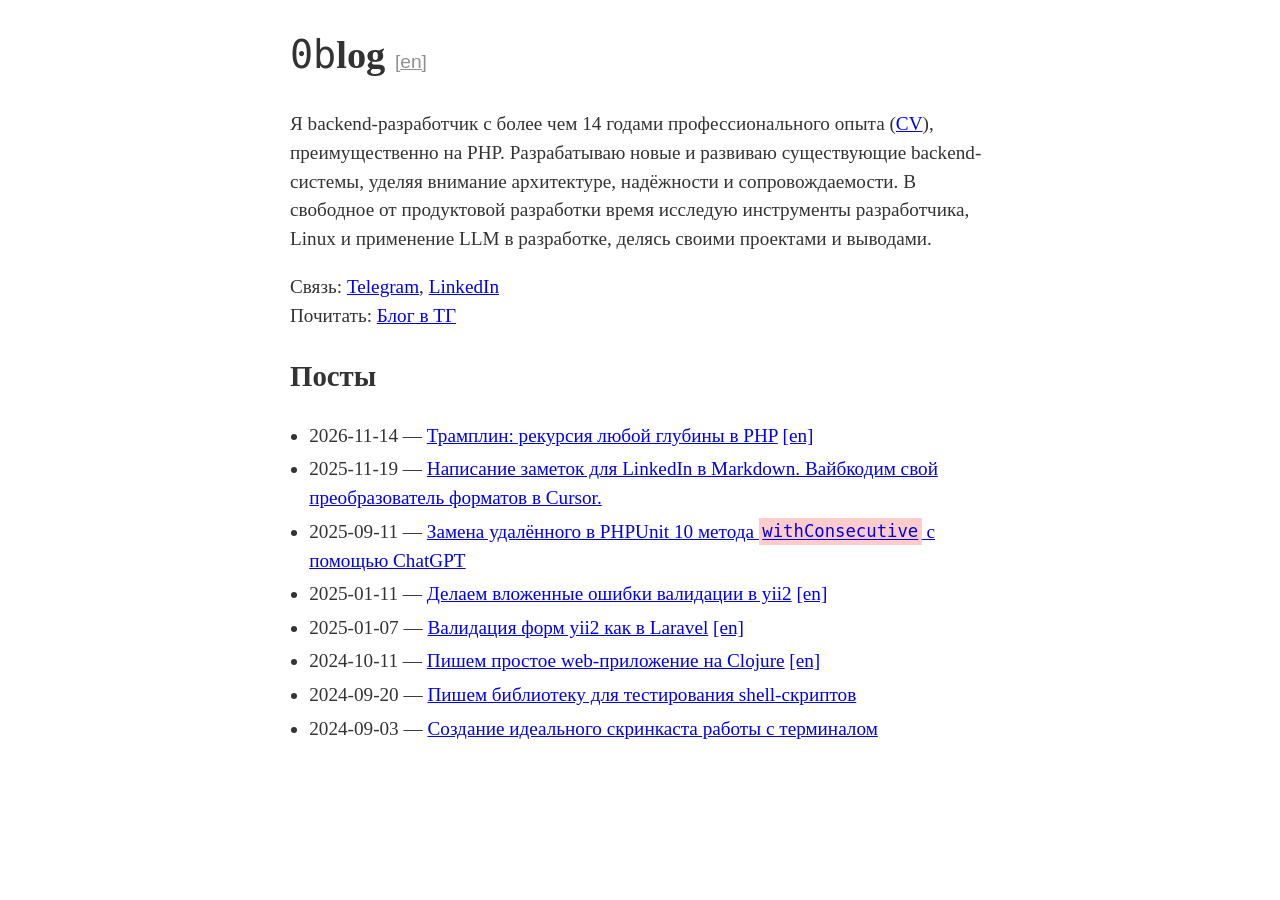
<file: docs/index.html>
<!DOCTYPE html>
<html xmlns="http://www.w3.org/1999/xhtml" lang="ru" xml:lang="ru">
  <head>
    <meta charset="utf-8" />
    <meta name="generator" content="pandoc 3.11" />
    <meta name="viewport" content="width=device-width, initial-scale=1.0, user-scalable=yes" />
    <title>0blog</title>
    <link rel="stylesheet" href="style.css" />
    <link rel="describedby" href="https://4irik.github.io/log/llms.txt">
  </head>
  <body>
    <h1 id="0blog-en"><span class="mono">0b</span>log
      <a href="en.html" class="lang">[en]</a></h1>
    <p>Я backend-разработчик с более чем 14 годами профессионального опыта
      (<a href="assets/cv/resume-ru.pdf">CV</a>), преимущественно на PHP.
      Разрабатываю новые и развиваю существующие backend-системы, уделяя
      внимание архитектуре, надёжности и сопровождаемости. В свободное от
      продуктовой разработки время исследую инструменты разработчика, Linux и
      применение LLM в разработке, делясь своими проектами и выводами.</p>
    <p>Связь: <a href="https://t.me/jAa1l">Telegram</a>, <a
      href="https://www.linkedin.com/in/kirill-cherednichenko">LinkedIn</a><br />
      Почитать: <a href="https://t.me/stdi0_h">Блог в ТГ</a></p>
    <h2 id="посты">Посты</h2>
    <ul>
      <li>2026-11-14 — <a href="post/trampoline.html">Трамплин: рекурсия любой
        глубины в PHP</a> <a href="post/trampoline.en.html">[en]</a></li>
      <li>2025-11-19 — <a href="post/linkedin-post-formatter.html">Написание
        заметок для LinkedIn в Markdown. Вайбкодим свой преобразователь форматов
        в Cursor. </a></li>
      <li>2025-09-11 — <a
        href="post/phpunit-replace-with_consecutive-with-ai.html">Замена
        удалённого в PHPUnit 10 метода <code>withConsecutive</code> с помощью
        ChatGPT</a></li>
      <li>2025-01-11 — <a href="post/yii2-model-nested-errors.html">Делаем
        вложенные ошибки валидации в yii2</a> <a
          href="post/yii2-model-nested-errors.en.html">[en]</a></li>
      <li>2025-01-07 — <a href="post/laravel-form-in-yii2.html">Валидация форм
        yii2 как в Laravel</a> <a
          href="post/laravel-form-in-yii2.en.html">[en]</a></li>
      <li>2024-10-11 — <a href="post/clojure-simple-web-app.html">Пишем
        простое web-приложение на Clojure</a> <a
          href="post/clojure-simple-web-app.en.html">[en]</a></li>
      <li>2024-09-20 — <a href="post/bash-testing.html">Пишем библиотеку для
        тестирования shell-скриптов</a></li>
      <li>2024-09-03 — <a href="post/terminal-screencasting.html">Создание
        идеального скринкаста работы с терминалом</a></li>
    </ul>
  </body>
</html>
</file>
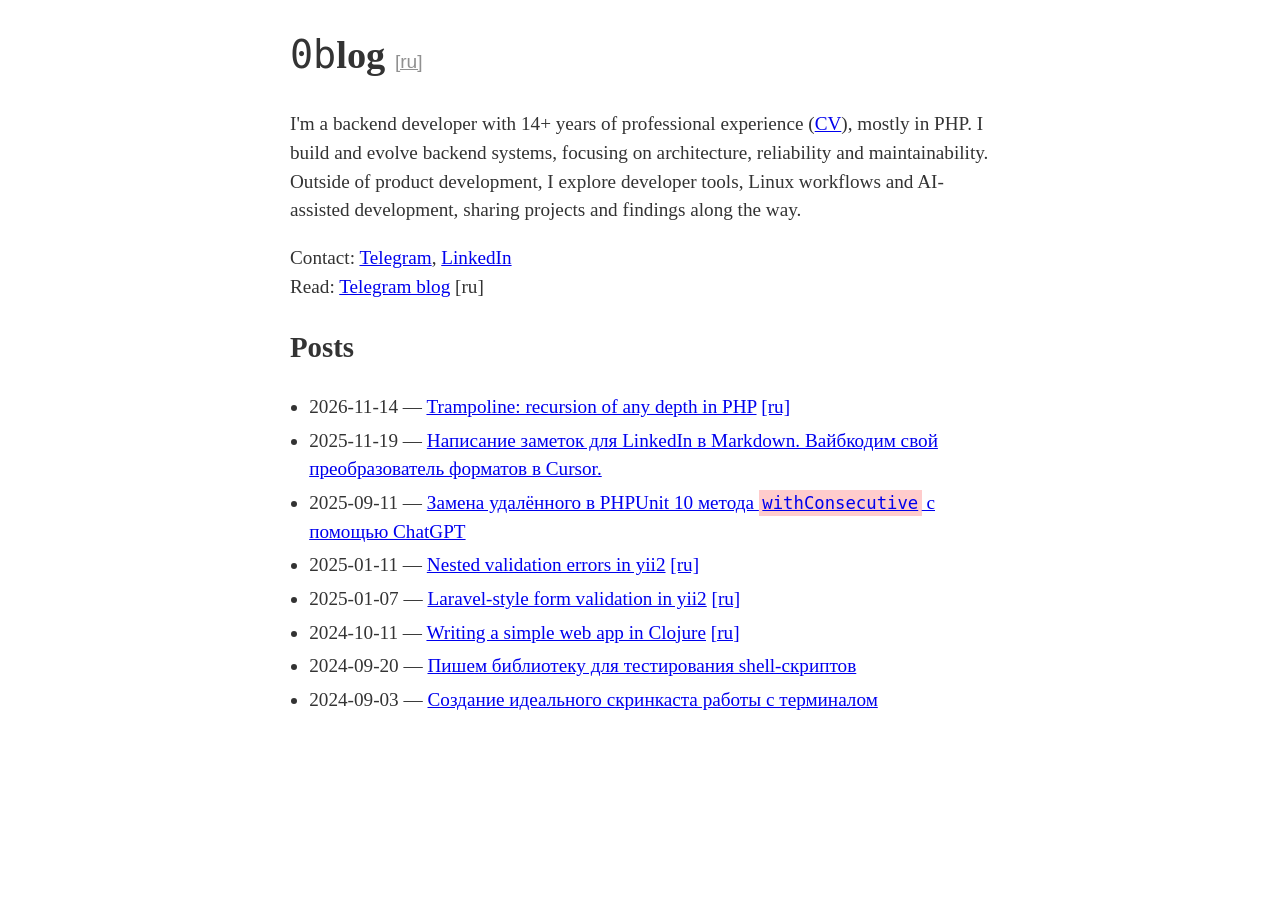
<file: docs/en.html>
<!DOCTYPE html>
<html xmlns="http://www.w3.org/1999/xhtml" lang="en" xml:lang="en">
  <head>
    <meta charset="utf-8" />
    <meta name="generator" content="pandoc 3.11" />
    <meta name="viewport" content="width=device-width, initial-scale=1.0, user-scalable=yes" />
    <title>0blog</title>
    <link rel="stylesheet" href="style.css" />
    <link rel="describedby" href="https://4irik.github.io/log/llms.txt">
  </head>
  <body>
    <h1 id="0blog-ru"><span class="mono">0b</span>log
      <a href="index.html" class="lang">[ru]</a></h1>
    <p>I'm a backend developer with 14+ years of professional experience (<a
      href="assets/cv/resume-en.pdf">CV</a>), mostly in PHP. I build and
      evolve backend systems, focusing on architecture, reliability and
      maintainability. Outside of product development, I explore developer
      tools, Linux workflows and AI-assisted development, sharing projects and
      findings along the way.</p>
    <p>Contact: <a href="https://t.me/jAa1l">Telegram</a>, <a
      href="https://www.linkedin.com/in/kirill-cherednichenko">LinkedIn</a><br />
      Read: <a href="https://t.me/stdi0_h">Telegram blog</a> [ru]</p>
    <h2 id="posts">Posts</h2>
    <ul>
      <li>2026-11-14 — <a href="post/trampoline.en.html">Trampoline: recursion
        of any depth in PHP</a> <a href="post/trampoline.html">[ru]</a></li>
      <li>2025-11-19 — <a href="post/linkedin-post-formatter.html">Написание
        заметок для LinkedIn в Markdown. Вайбкодим свой преобразователь форматов
        в Cursor. </a></li>
      <li>2025-09-11 — <a
        href="post/phpunit-replace-with_consecutive-with-ai.html">Замена
        удалённого в PHPUnit 10 метода <code>withConsecutive</code> с помощью
        ChatGPT</a></li>
      <li>2025-01-11 — <a href="post/yii2-model-nested-errors.en.html">Nested
        validation errors in yii2</a> <a
          href="post/yii2-model-nested-errors.html">[ru]</a></li>
      <li>2025-01-07 — <a
        href="post/laravel-form-in-yii2.en.html">Laravel-style form validation
        in yii2</a> <a href="post/laravel-form-in-yii2.html">[ru]</a></li>
      <li>2024-10-11 — <a href="post/clojure-simple-web-app.en.html">Writing a
        simple web app in Clojure</a> <a
          href="post/clojure-simple-web-app.html">[ru]</a></li>
      <li>2024-09-20 — <a href="post/bash-testing.html">Пишем библиотеку для
        тестирования shell-скриптов</a></li>
      <li>2024-09-03 — <a href="post/terminal-screencasting.html">Создание
        идеального скринкаста работы с терминалом</a></li>
    </ul>
  </body>
</html>
</file>
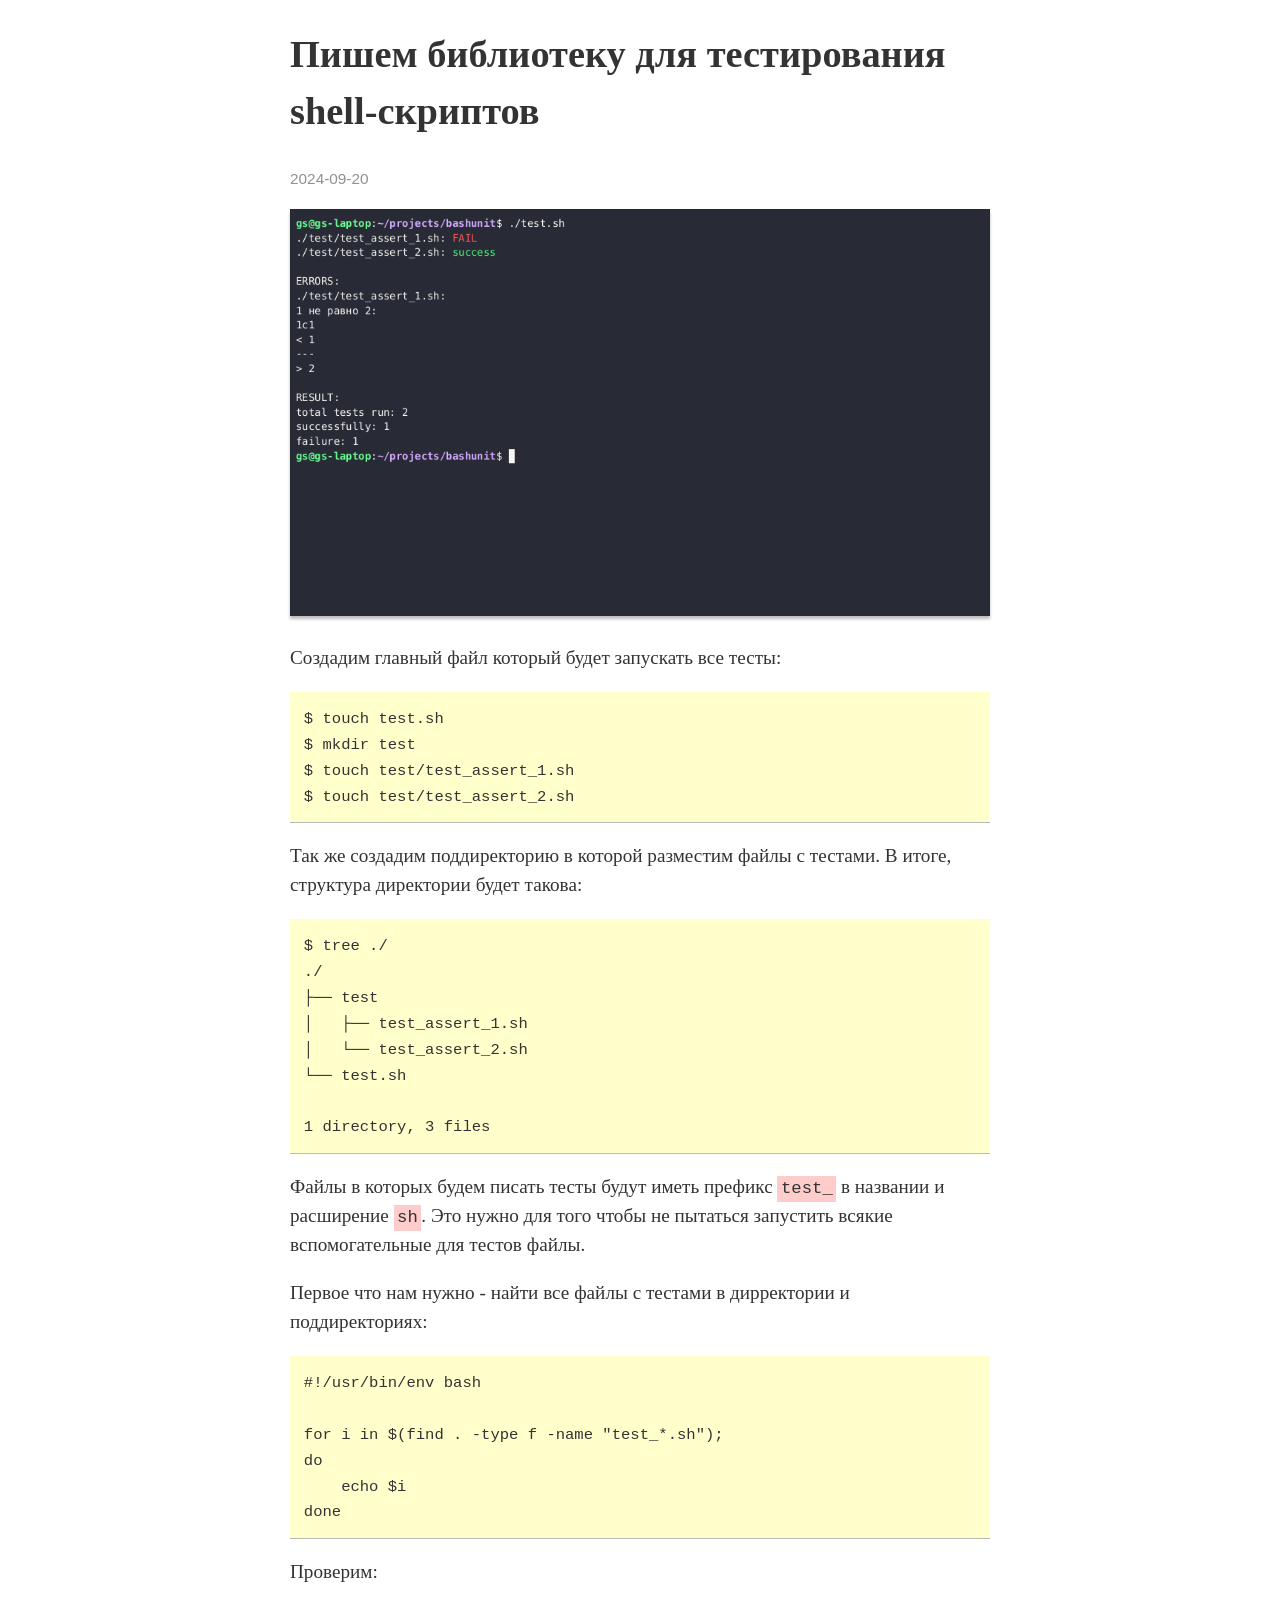
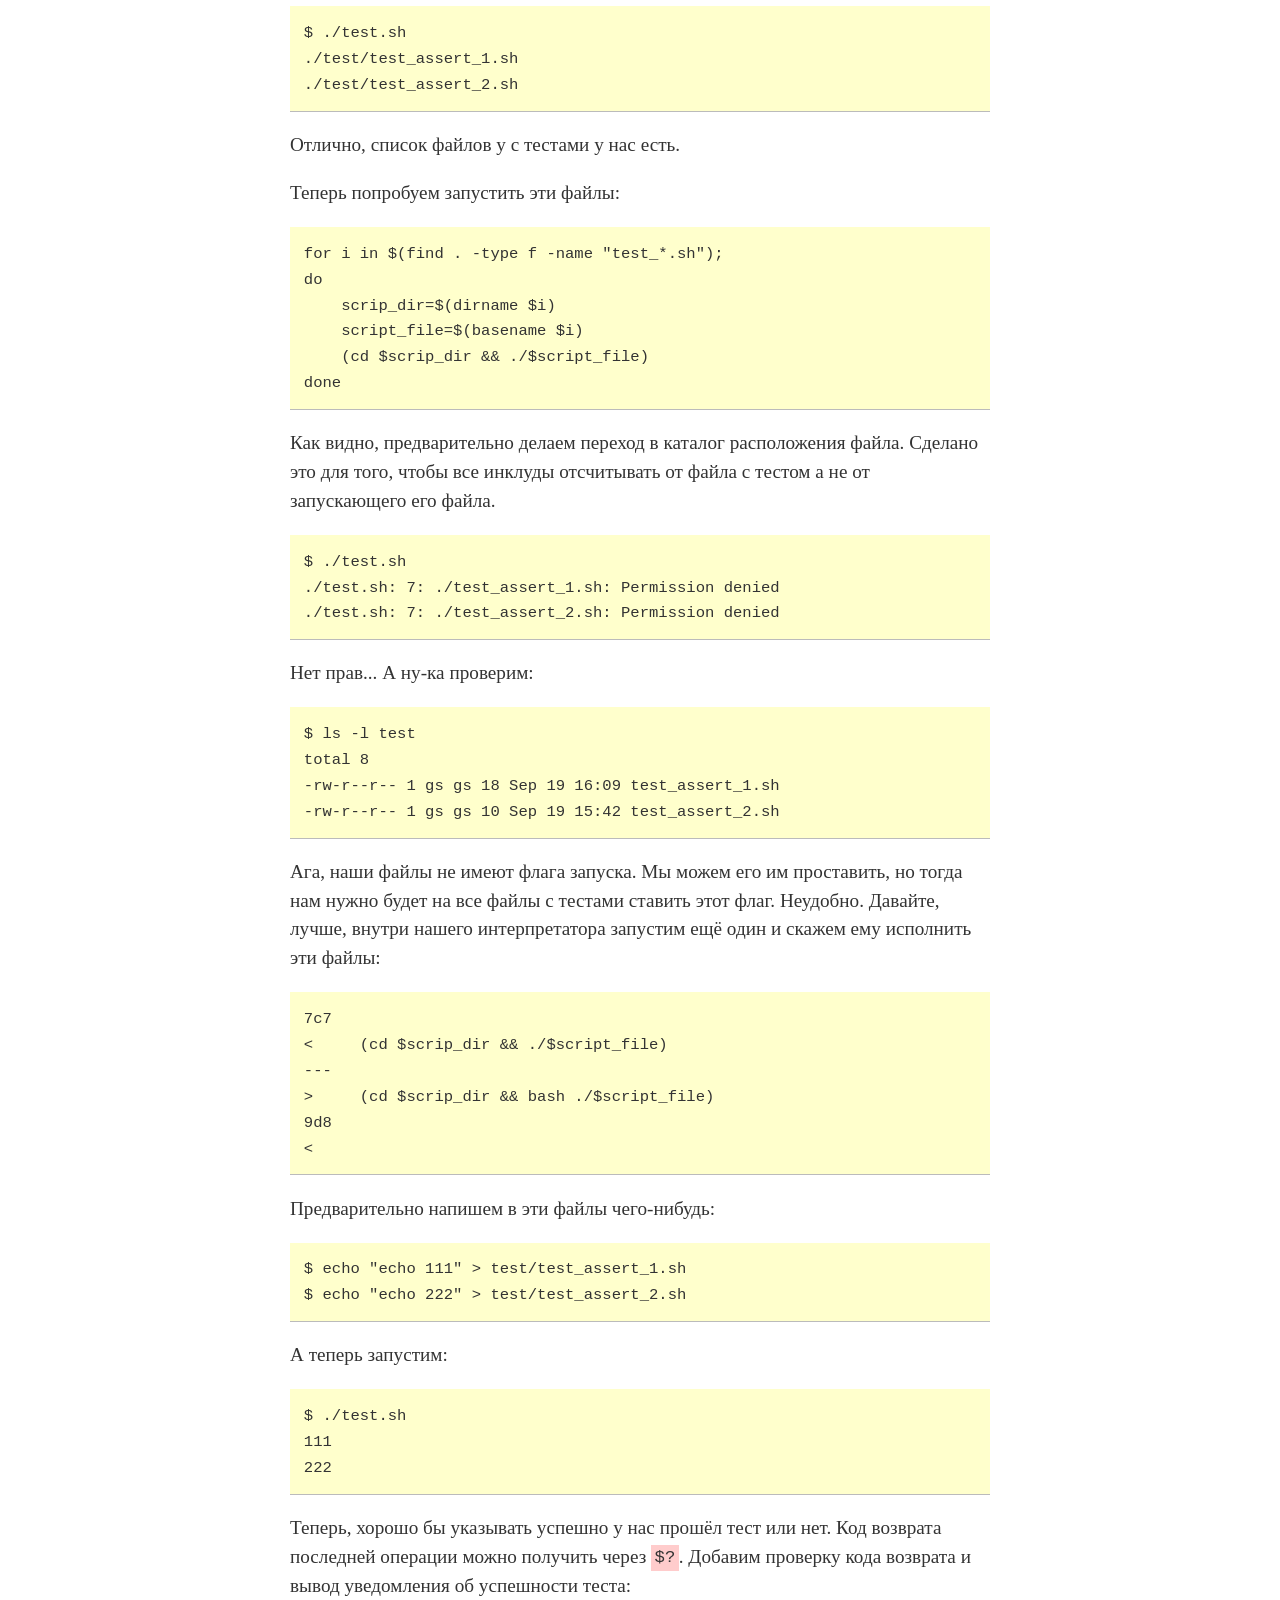
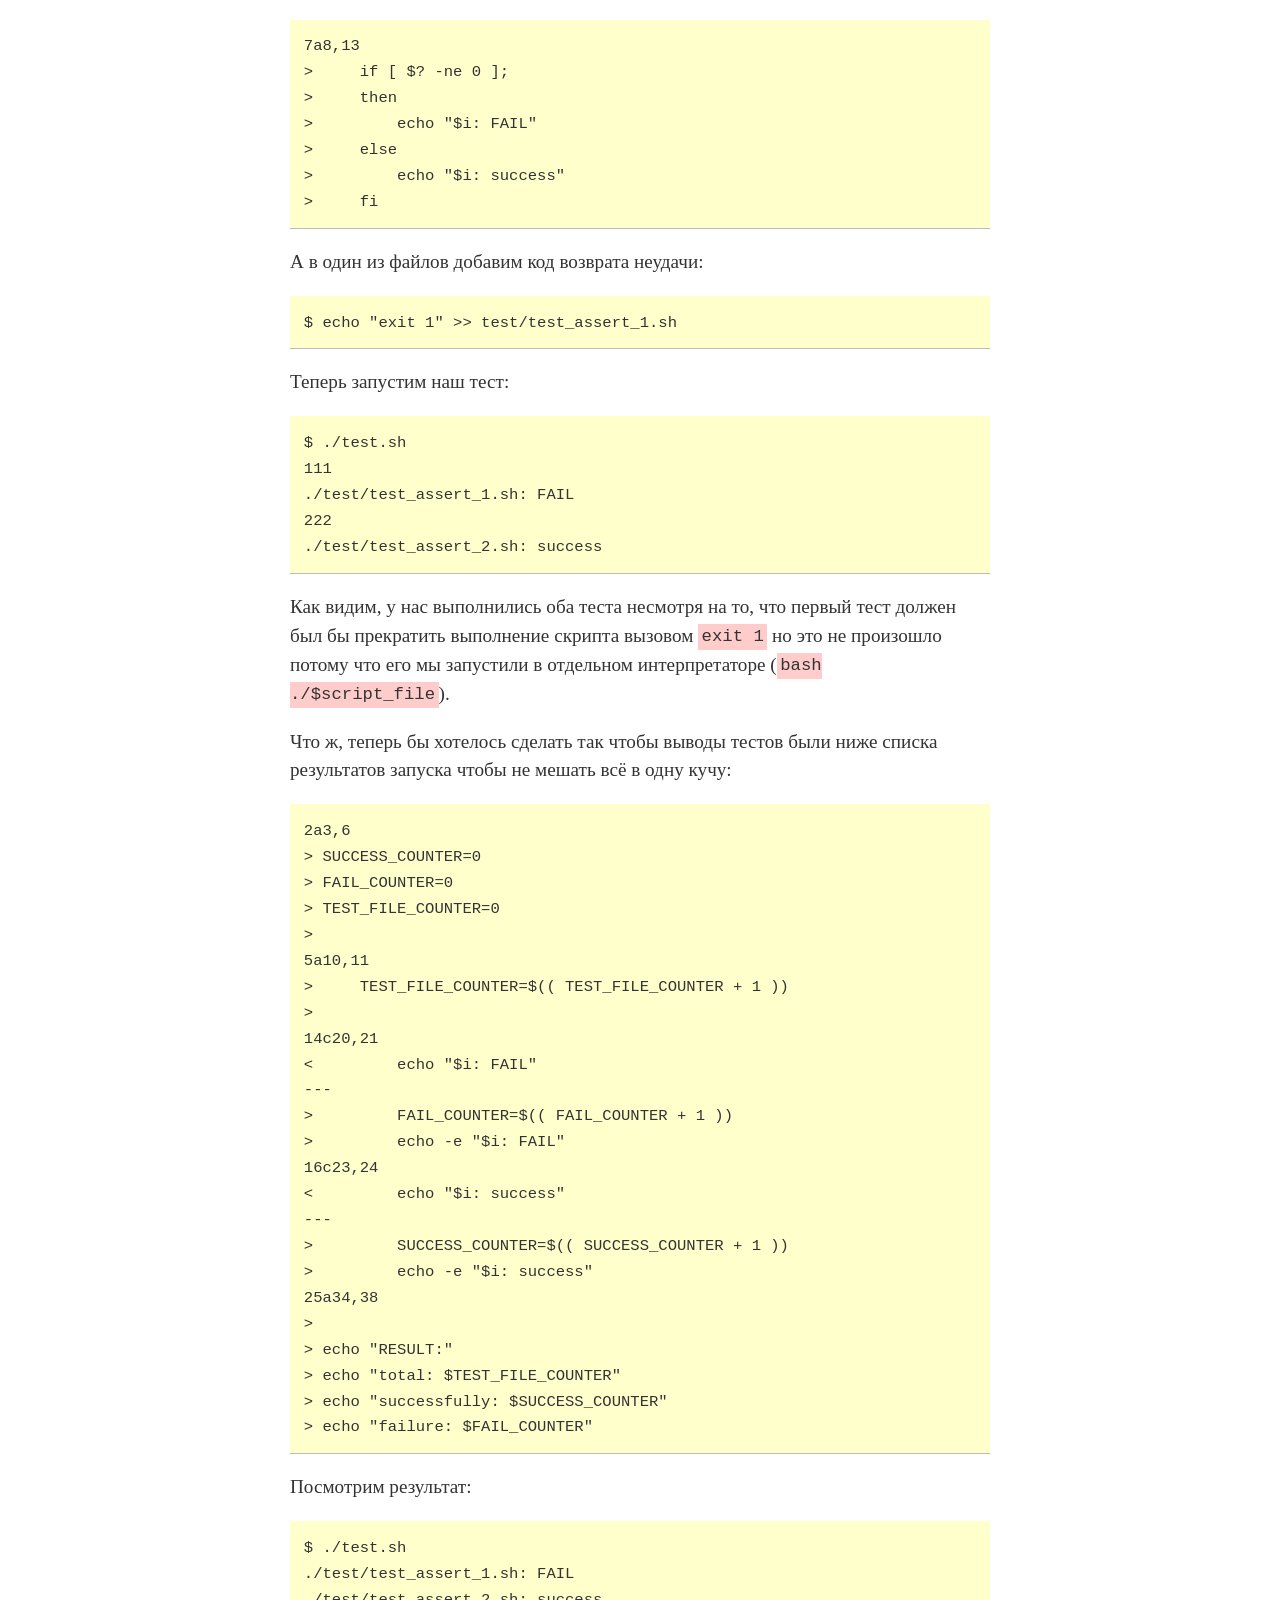
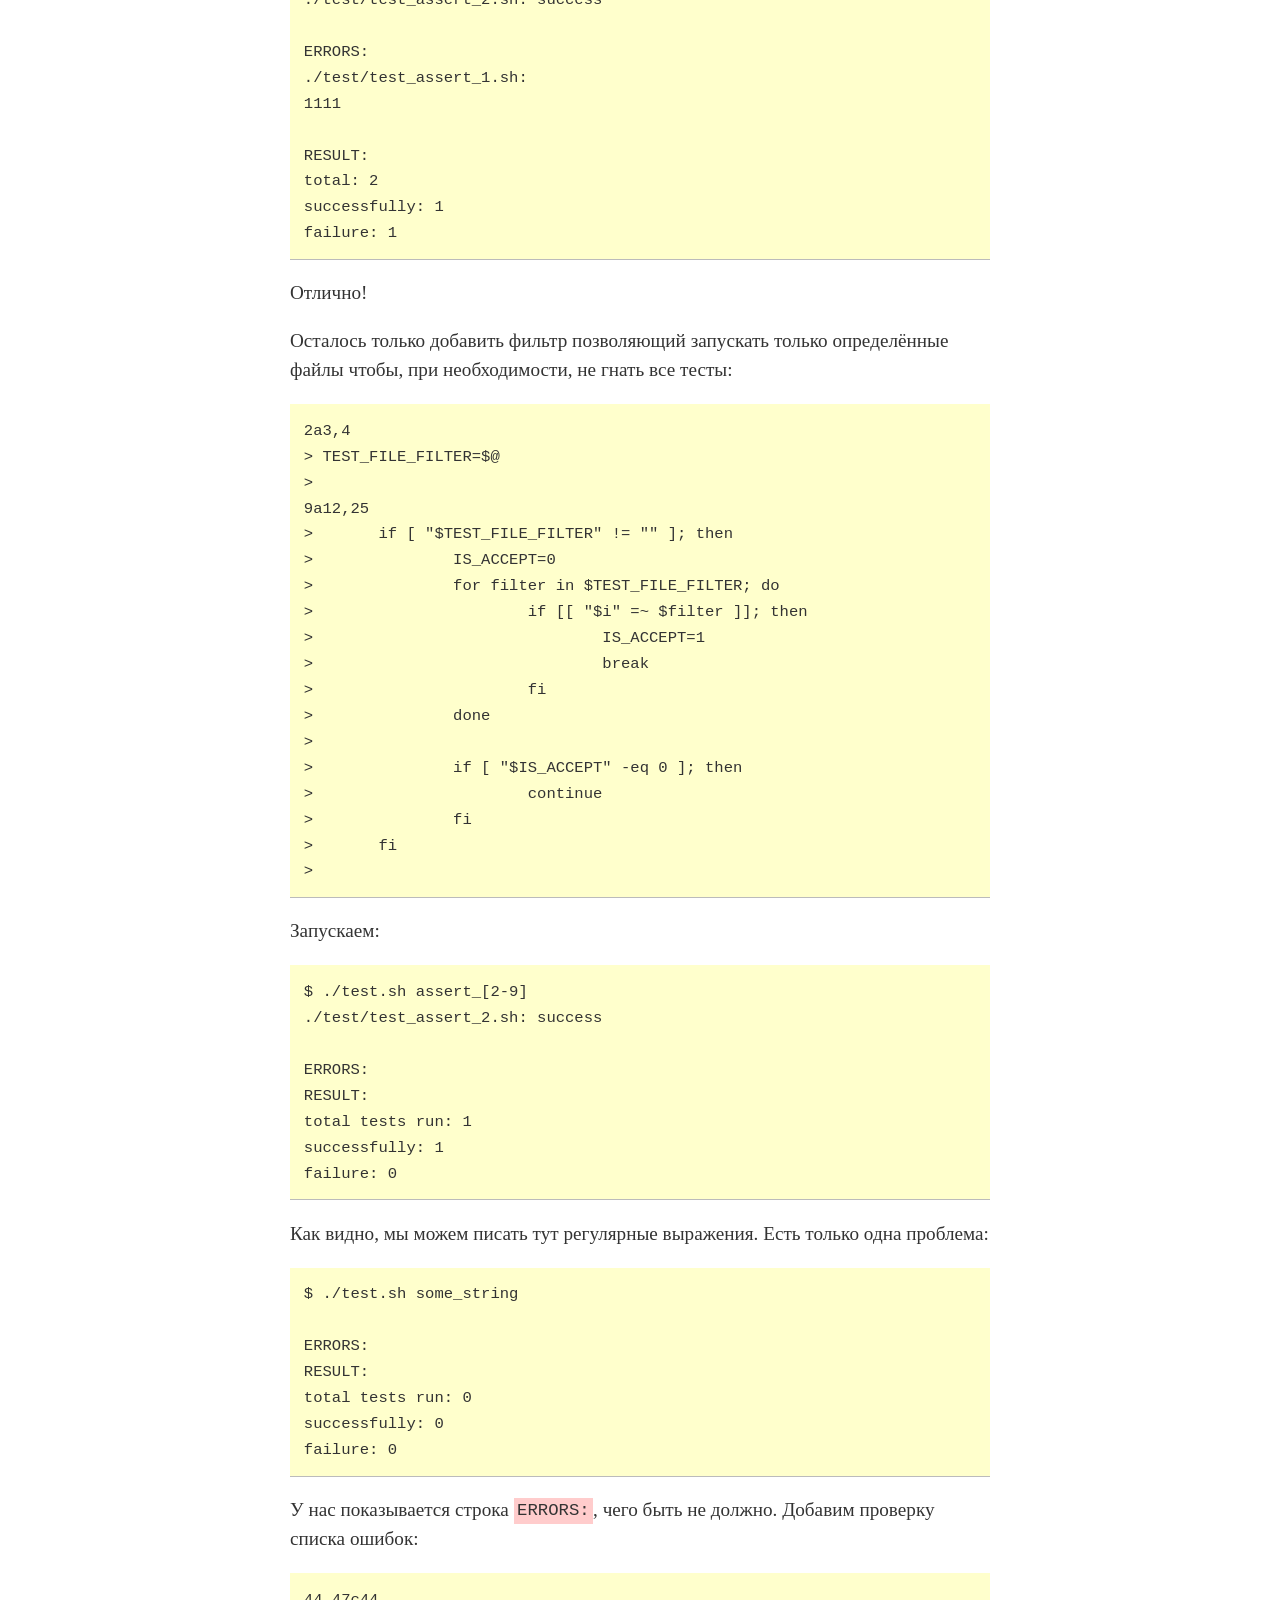
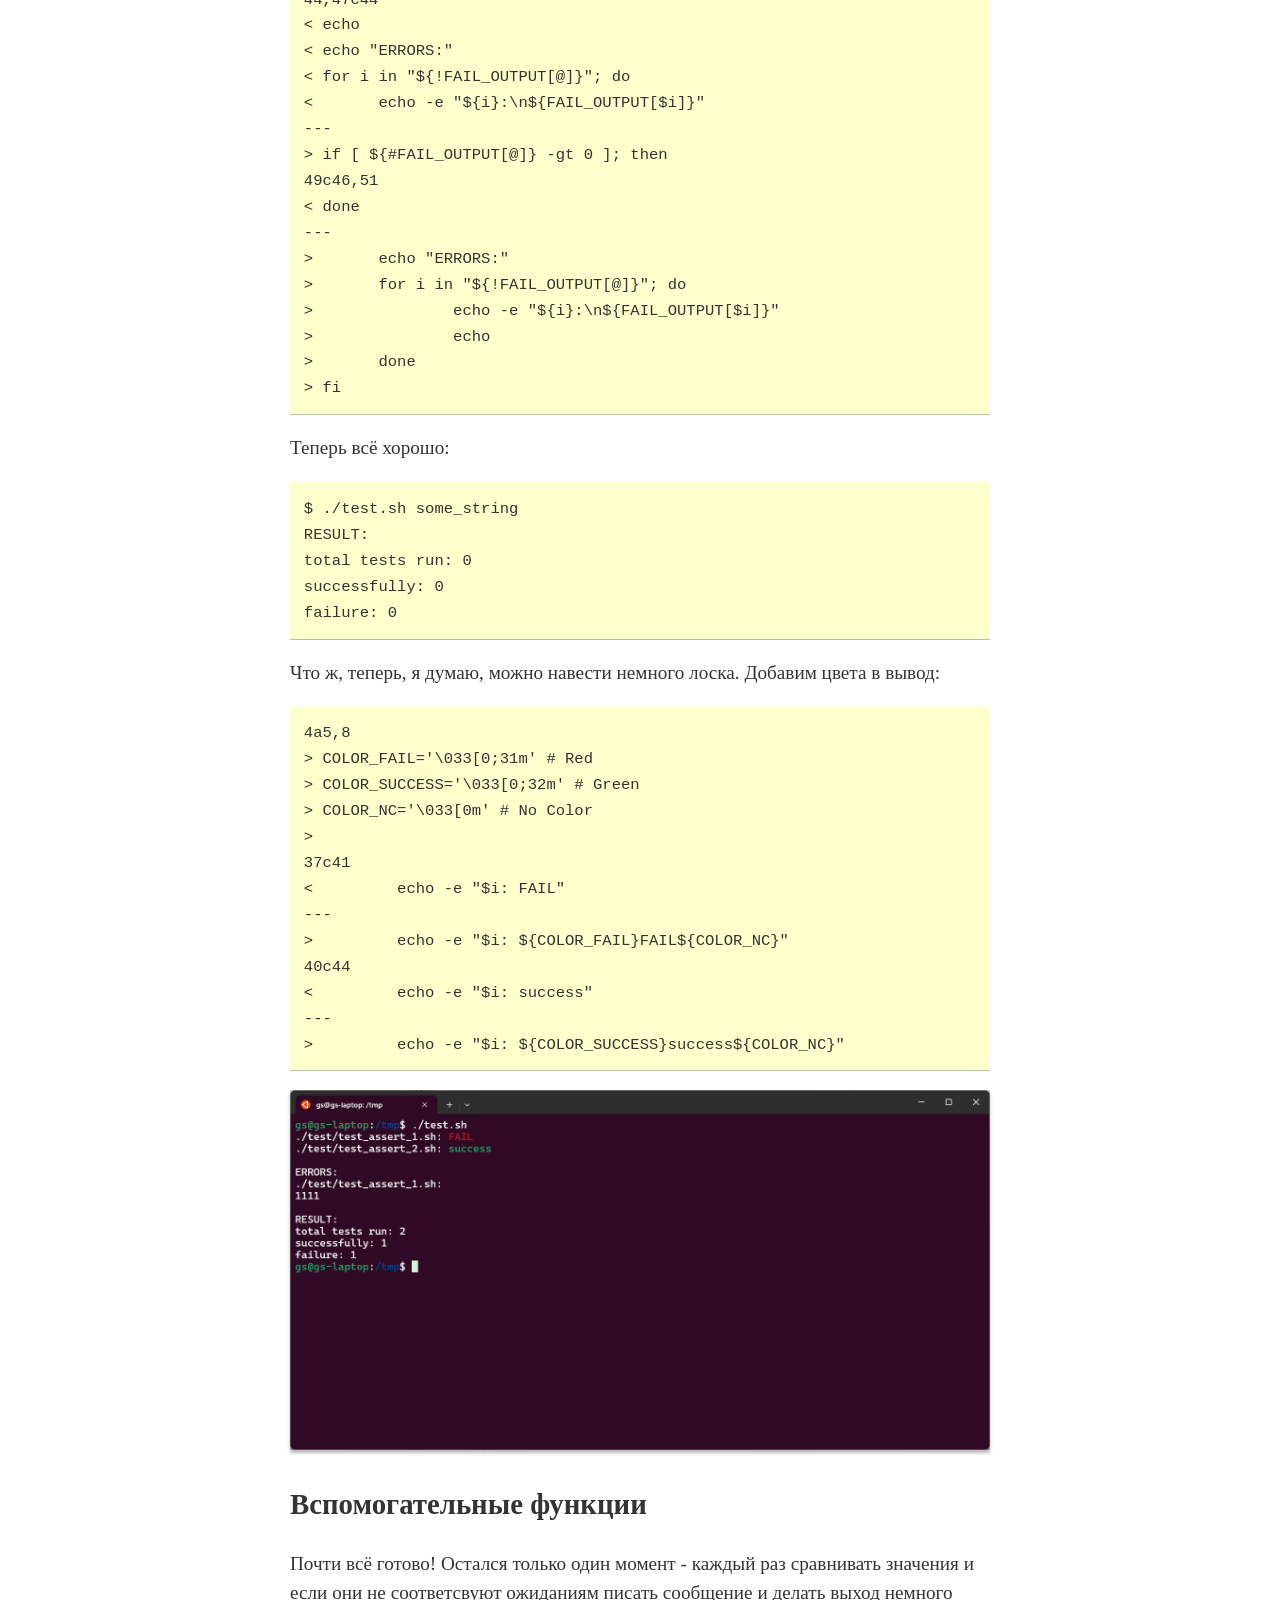
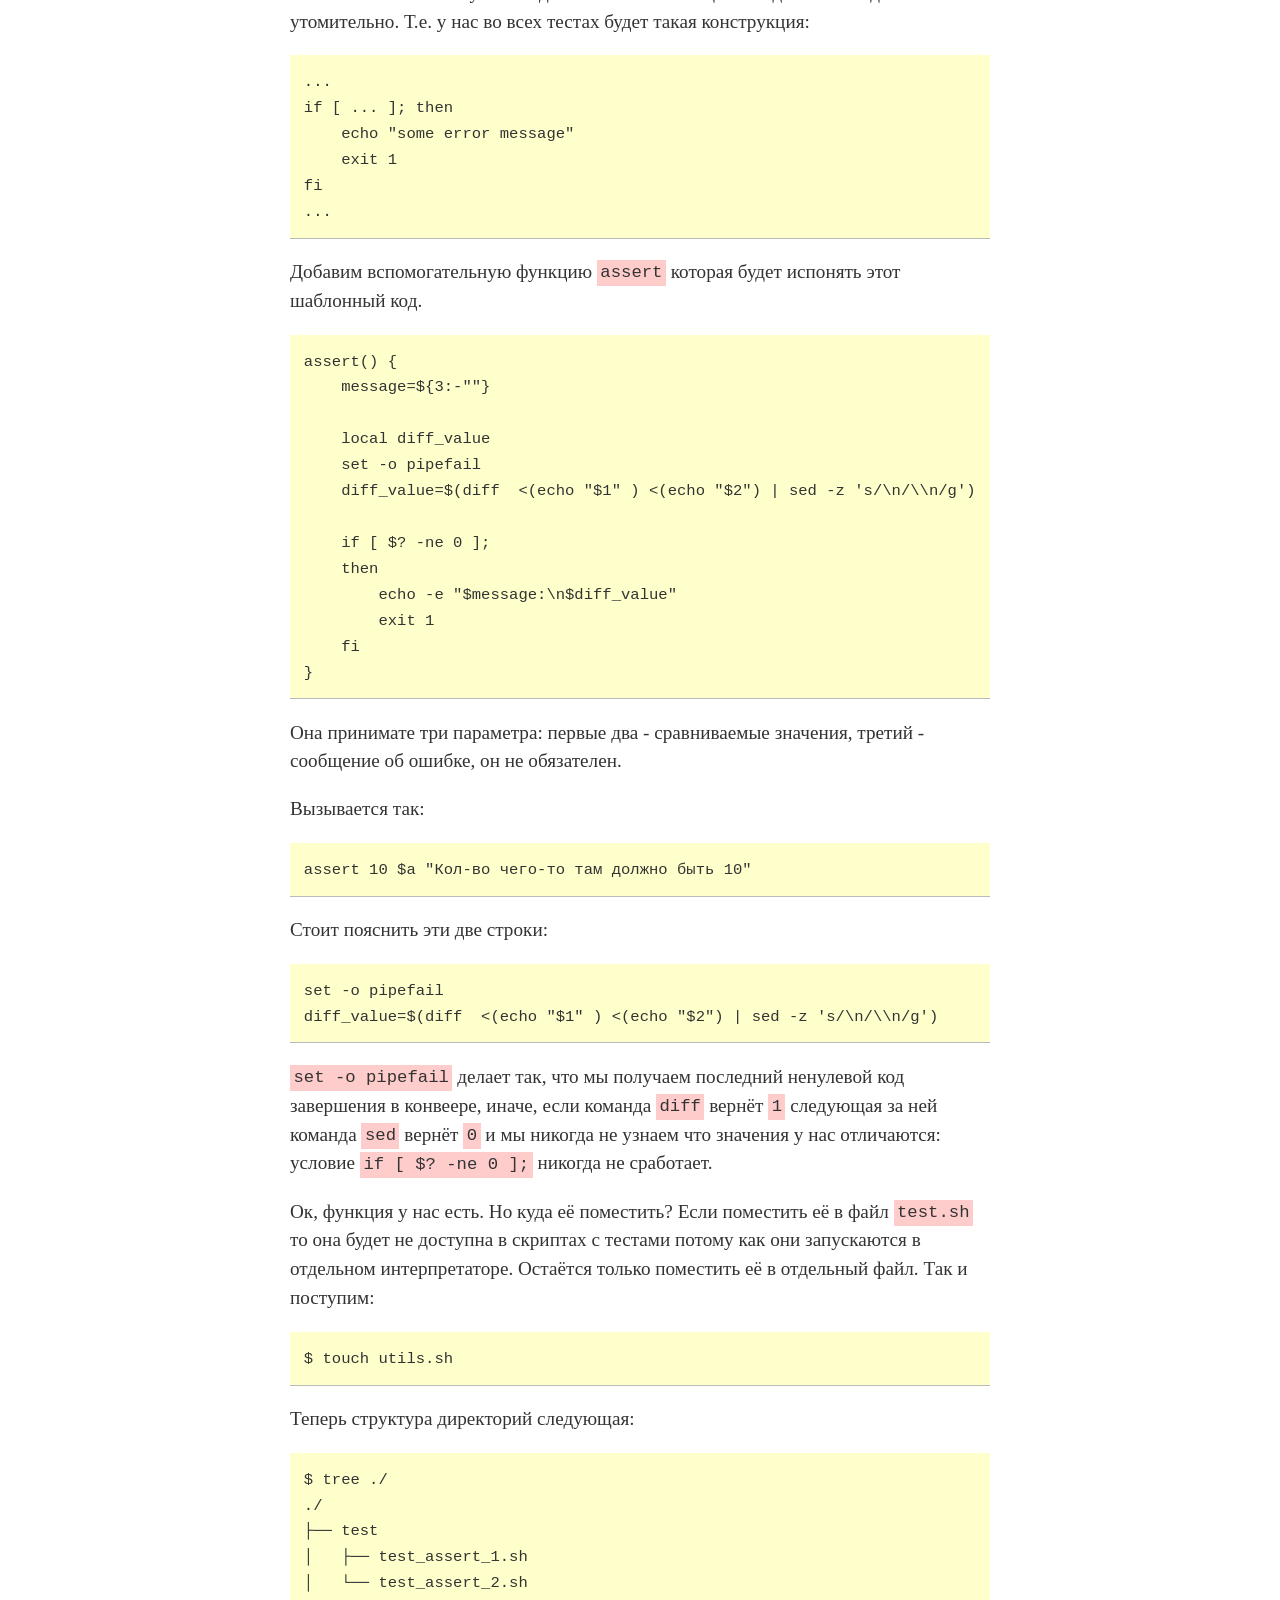
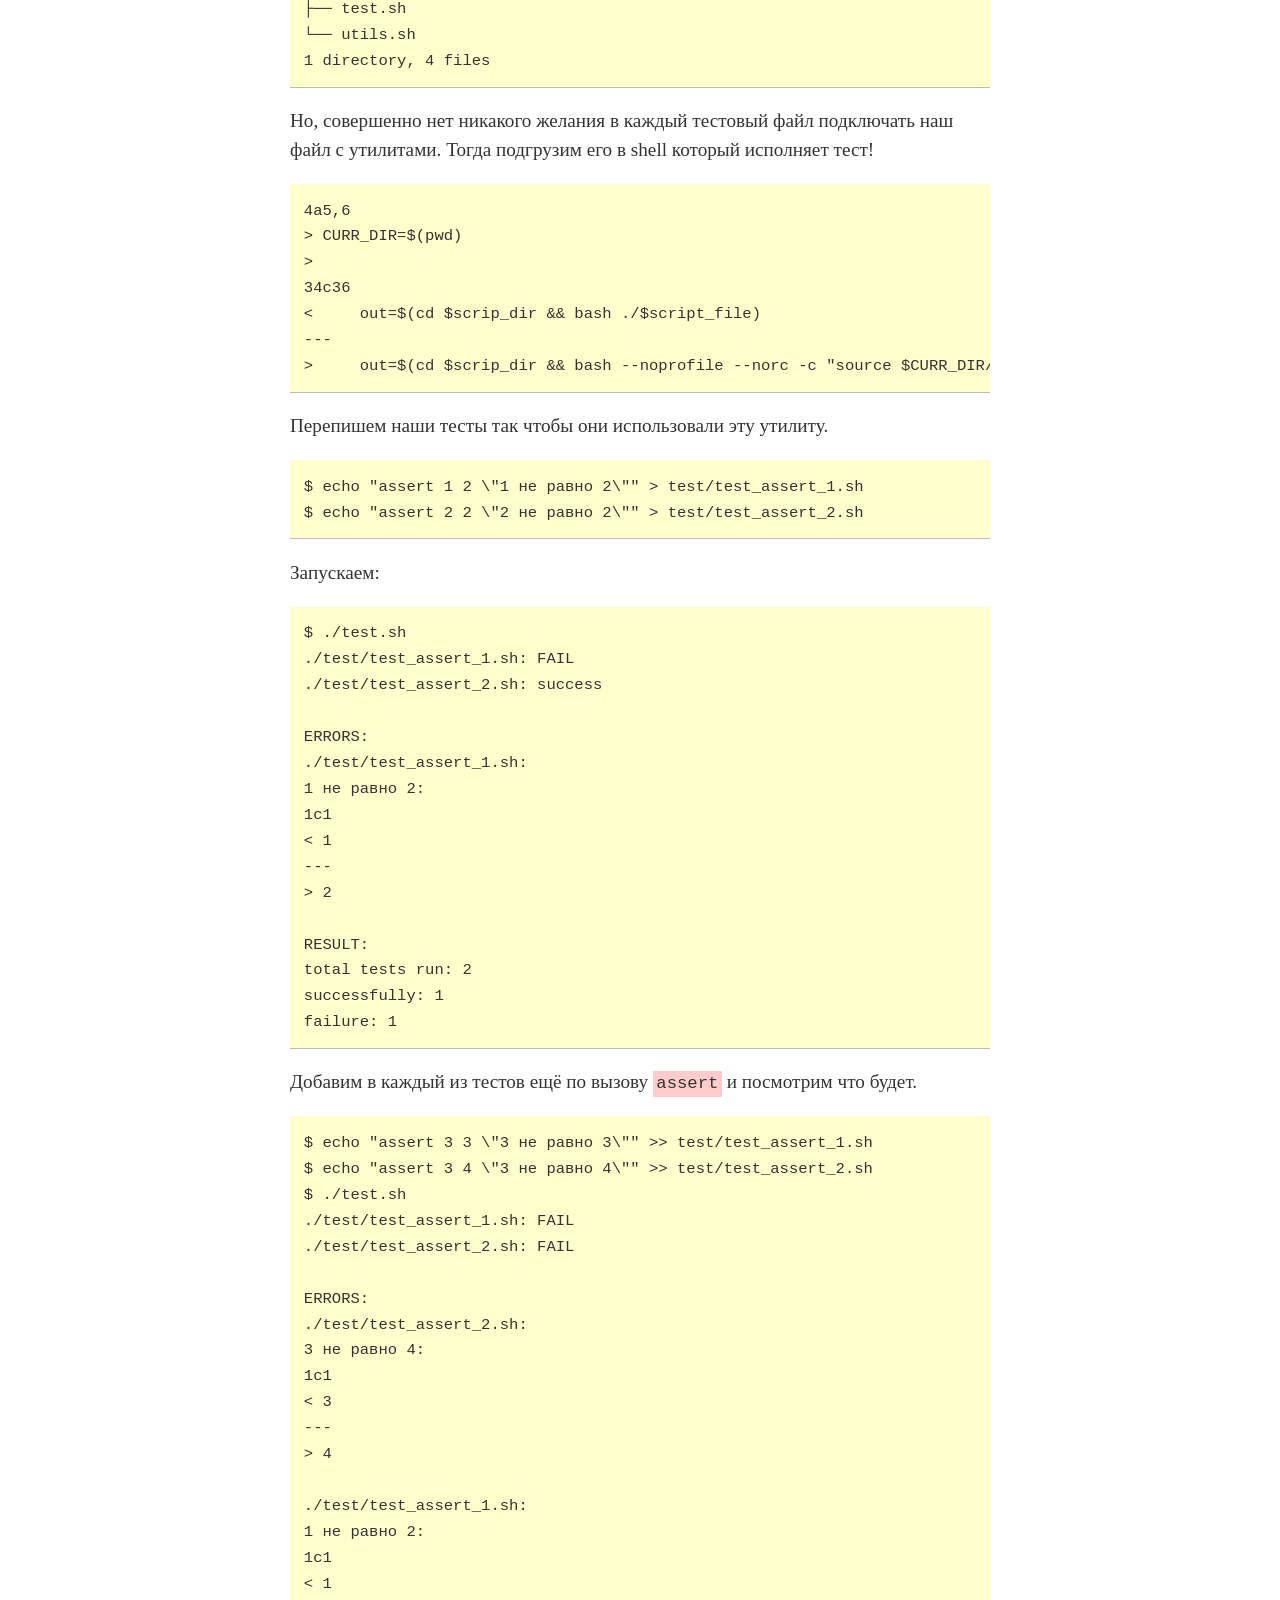
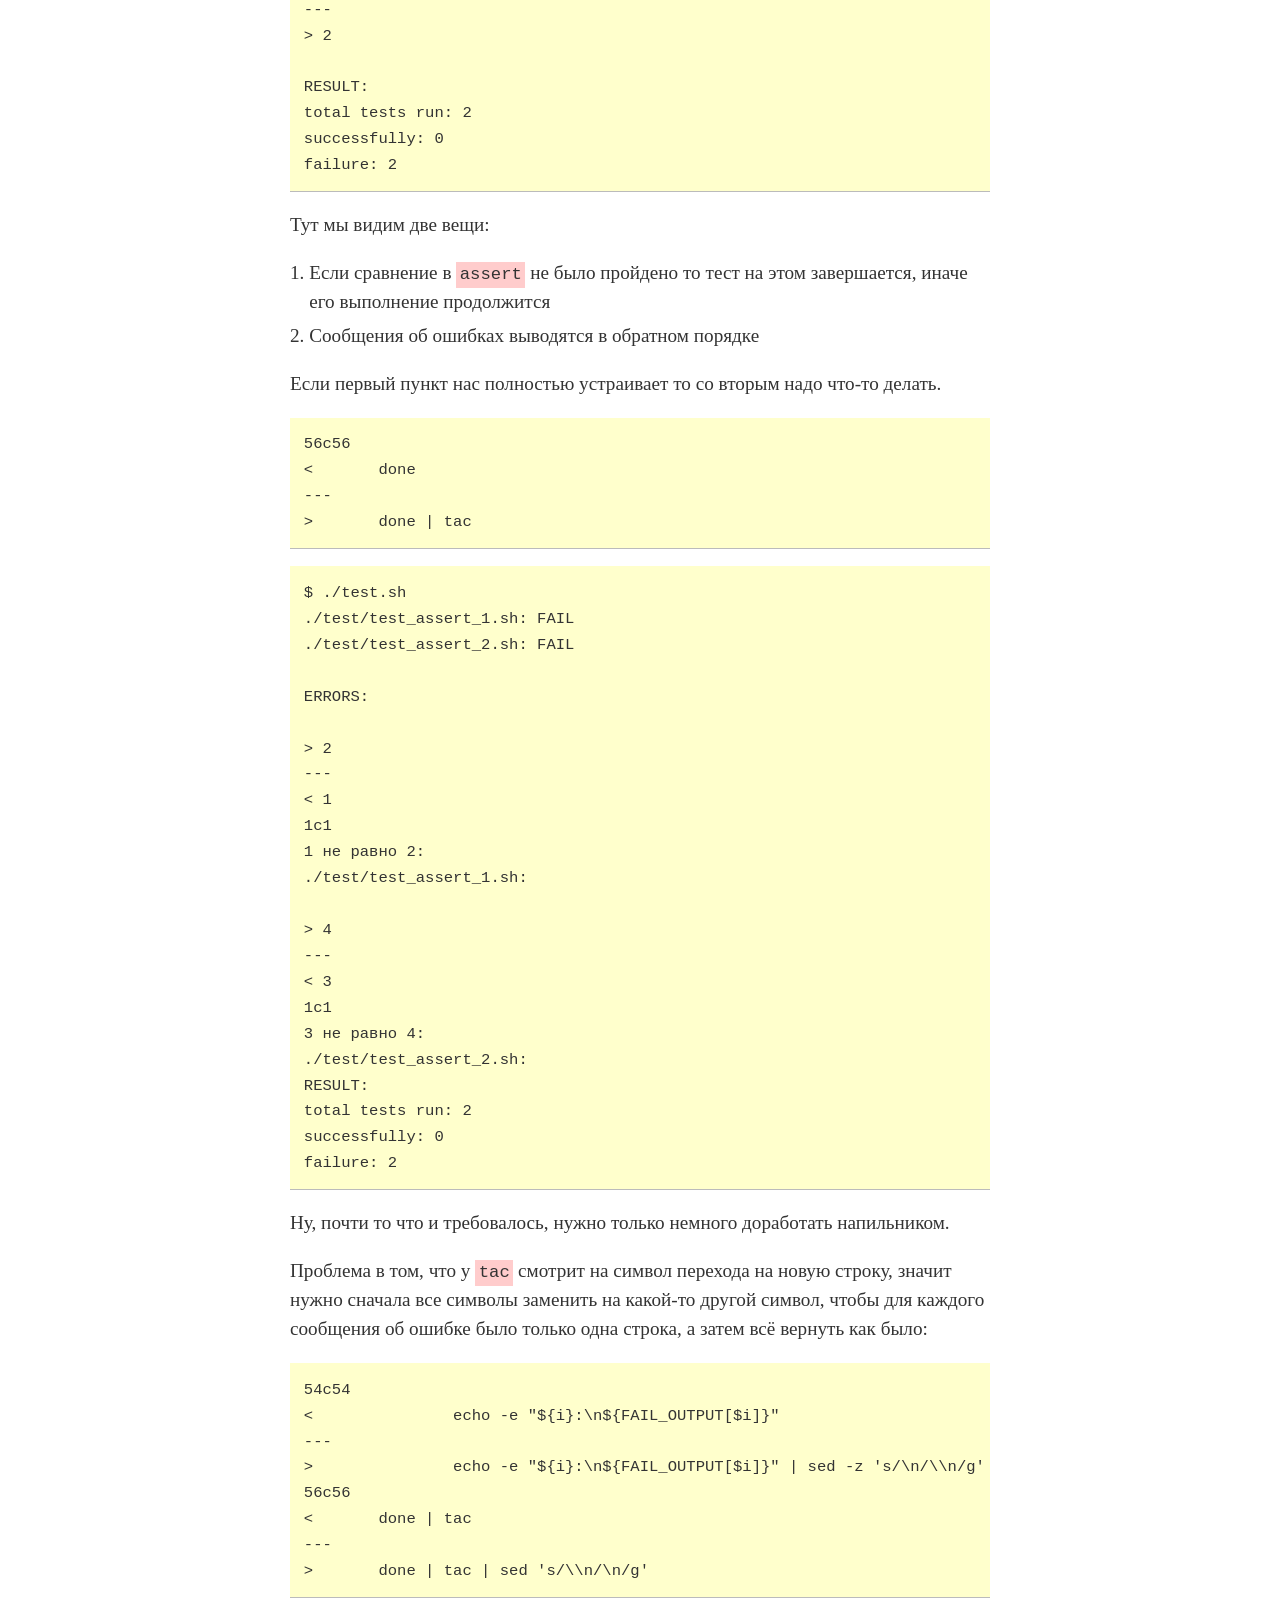
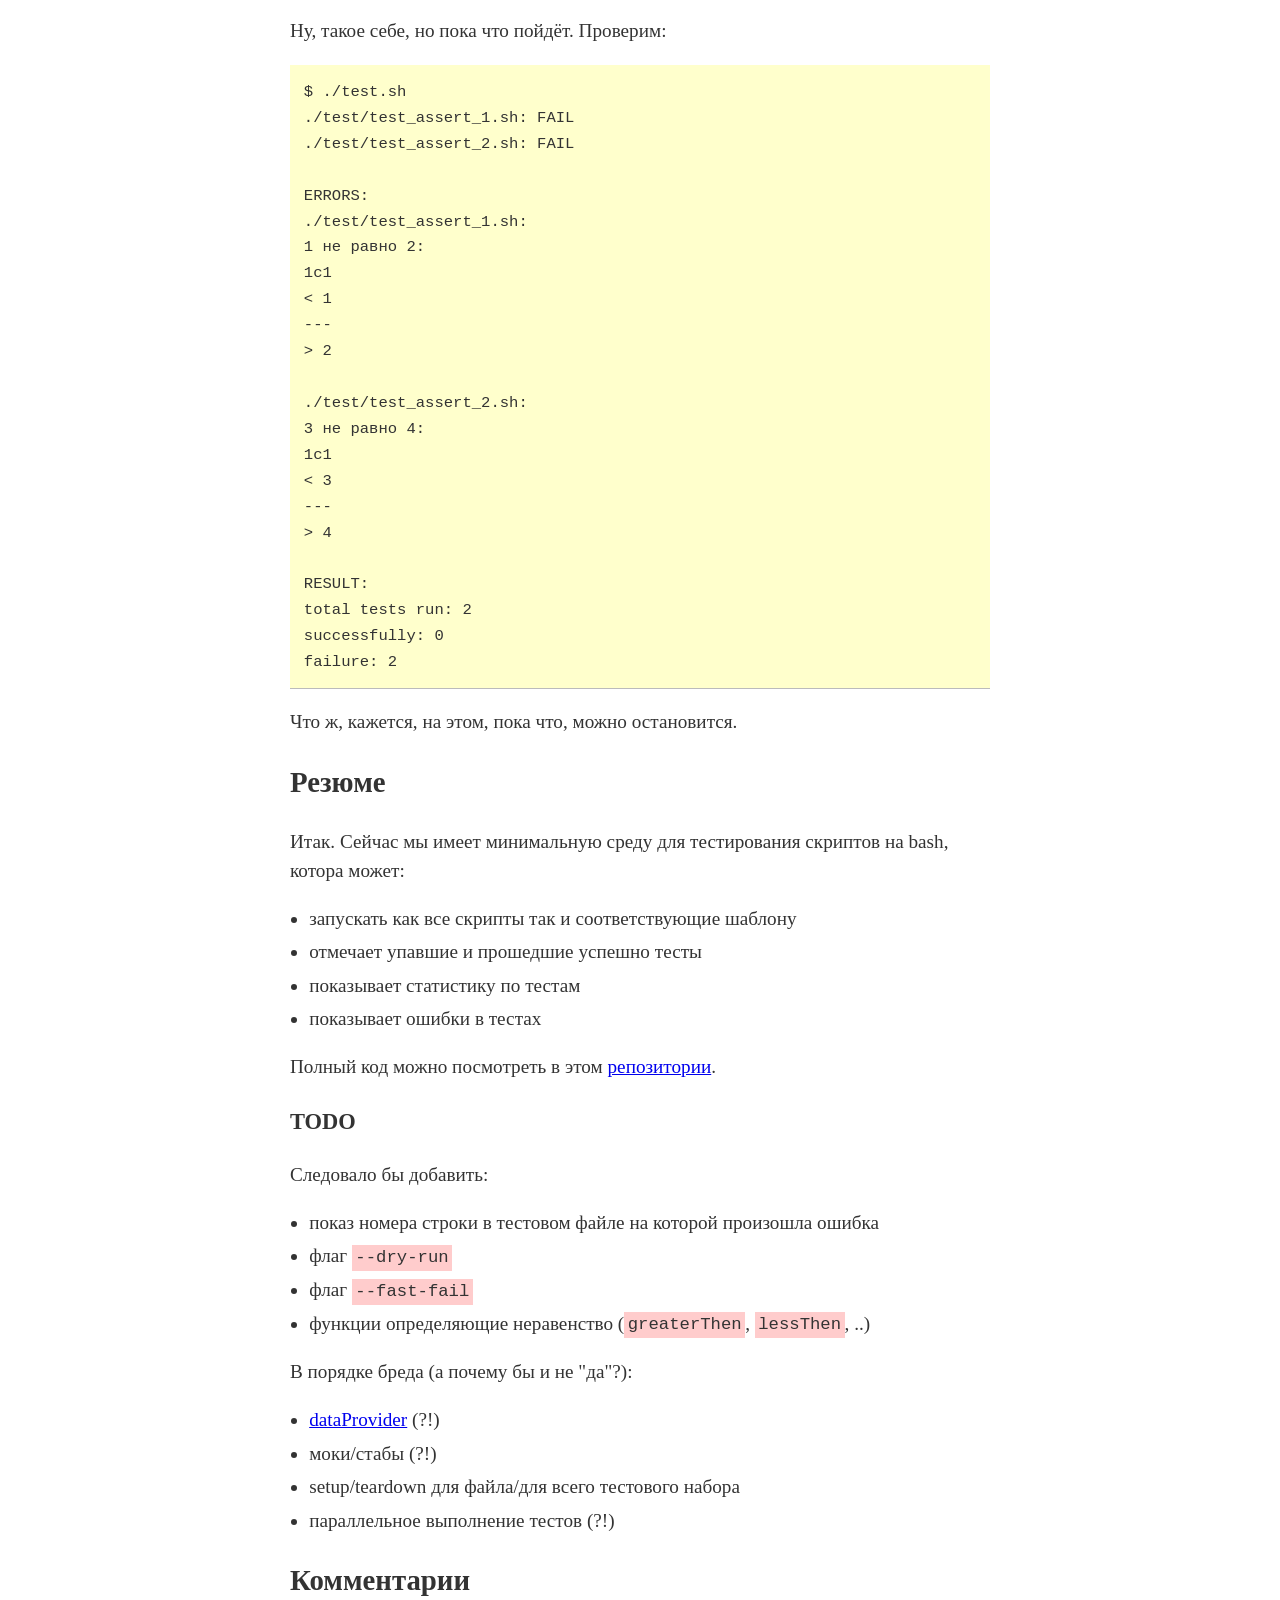
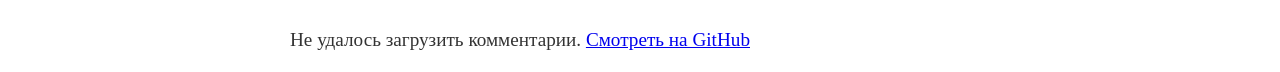
<file: docs/post/bash-testing.html>
<!DOCTYPE html>
<html xmlns="http://www.w3.org/1999/xhtml" lang="ru" xml:lang="ru">
  <head>
    <meta charset="utf-8" />
    <meta name="generator" content="pandoc 3.11" />
    <meta name="viewport" content="width=device-width, initial-scale=1.0, user-scalable=yes" />
    <title>Пишем библиотеку для тестирования shell-скриптов</title>
    <link rel="stylesheet" href="../style.css" />
    <link rel="describedby" href="https://4irik.github.io/log/llms.txt"><link rel="alternate" type="text/markdown" href="https://4irik.github.io/log/post/bash-testing.md">
  </head>
  <body>
    <h1 id="пишем-библиотеку-для-тестирования-shell-скриптов">Пишем
      библиотеку для тестирования shell-скриптов</h1>
    <p class="date">2024-09-20</p>

    <p><img src="../assets/bash-testing/demo.gif"
            alt="Пример работы скрипта тестирования bash-скриптов" /></p>
    <p>Создадим главный файл который будет запускать все тесты:</p>
<pre class="shell"><code>$ touch test.sh
$ mkdir test
$ touch test/test_assert_1.sh
$ touch test/test_assert_2.sh</code></pre>
    <p>Так же создадим поддиректорию в которой разместим файлы с тестами. В
      итоге, структура директории будет такова:</p>
<pre class="shell"><code>$ tree ./
./
├── test
│   ├── test_assert_1.sh
│   └── test_assert_2.sh
└── test.sh

1 directory, 3 files</code></pre>
    <p>Файлы в которых будем писать тесты будут иметь префикс
      <code>test_</code> в названии и расширение <code>sh</code>. Это нужно
      для того чтобы не пытаться запустить всякие вспомогательные для тестов
      файлы.</p>
    <p>Первое что нам нужно - найти все файлы с тестами в дирректории и
      поддиректориях:</p>
<pre class="shell"><code>#!/usr/bin/env bash

for i in $(find . -type f -name "test_*.sh");
do
    echo $i
done</code></pre>
    <p>Проверим:</p>
<pre class="shell"><code>$ ./test.sh
./test/test_assert_1.sh
./test/test_assert_2.sh</code></pre>
    <p>Отлично, список файлов у с тестами у нас есть.</p>
    <p>Теперь попробуем запустить эти файлы:</p>
<pre class="shell"><code>for i in $(find . -type f -name "test_*.sh");
do
    scrip_dir=$(dirname $i)
    script_file=$(basename $i)
    (cd $scrip_dir &amp;&amp; ./$script_file)
done</code></pre>
    <p>Как видно, предварительно делаем переход в каталог расположения
      файла. Сделано это для того, чтобы все инклуды отсчитывать от файла с
      тестом а не от запускающего его файла.</p>
<pre class="shell"><code>$ ./test.sh
./test.sh: 7: ./test_assert_1.sh: Permission denied
./test.sh: 7: ./test_assert_2.sh: Permission denied</code></pre>
    <p>Нет прав... А ну-ка проверим:</p>
<pre class="shell"><code>$ ls -l test
total 8
-rw-r--r-- 1 gs gs 18 Sep 19 16:09 test_assert_1.sh
-rw-r--r-- 1 gs gs 10 Sep 19 15:42 test_assert_2.sh</code></pre>
    <p>Ага, наши файлы не имеют флага запуска. Мы можем его им проставить,
      но тогда нам нужно будет на все файлы с тестами ставить этот флаг.
      Неудобно. Давайте, лучше, внутри нашего интерпретатора запустим ещё один
      и скажем ему исполнить эти файлы:</p>
<pre class="diff"><code>7c7
&lt;     (cd $scrip_dir &amp;&amp; ./$script_file)
---
>     (cd $scrip_dir &amp;&amp; bash ./$script_file)
9d8
&lt; </code></pre>
    <p>Предварительно напишем в эти файлы чего-нибудь:</p>
<pre class="shell"><code>$ echo "echo 111" > test/test_assert_1.sh
$ echo "echo 222" > test/test_assert_2.sh</code></pre>
    <p>А теперь запустим:</p>
<pre class="shell"><code>$ ./test.sh
111
222</code></pre>
    <p>Теперь, хорошо бы указывать успешно у нас прошёл тест или нет. Код
      возврата последней операции можно получить через <code>$?</code>.
      Добавим проверку кода возврата и вывод уведомления об успешности
      теста:</p>
<pre class="diff"><code>7a8,13
>     if [ $? -ne 0 ];
>     then
>         echo "$i: FAIL"
>     else
>         echo "$i: success"
>     fi</code></pre>
    <p>А в один из файлов добавим код возврата неудачи:</p>
<pre class="shell"><code>$ echo "exit 1" >> test/test_assert_1.sh</code></pre>
    <p>Теперь запустим наш тест:</p>
<pre class="shell"><code>$ ./test.sh
111
./test/test_assert_1.sh: FAIL
222
./test/test_assert_2.sh: success</code></pre>
    <p>Как видим, у нас выполнились оба теста несмотря на то, что первый
      тест должен был бы прекратить выполнение скрипта вызовом
      <code>exit 1</code> но это не произошло потому что его мы запустили в
      отдельном интерпретаторе (<code>bash ./$script_file</code>).</p>
    <p>Что ж, теперь бы хотелось сделать так чтобы выводы тестов были ниже
      списка результатов запуска чтобы не мешать всё в одну кучу:</p>
<pre class="diff"><code>2a3,6
> SUCCESS_COUNTER=0
> FAIL_COUNTER=0
> TEST_FILE_COUNTER=0
>
5a10,11
>     TEST_FILE_COUNTER=$(( TEST_FILE_COUNTER + 1 ))
>
14c20,21
&lt;         echo "$i: FAIL"
---
>         FAIL_COUNTER=$(( FAIL_COUNTER + 1 ))
>         echo -e "$i: FAIL"
16c23,24
&lt;         echo "$i: success"
---
>         SUCCESS_COUNTER=$(( SUCCESS_COUNTER + 1 ))
>         echo -e "$i: success"
25a34,38
>
> echo "RESULT:"
> echo "total: $TEST_FILE_COUNTER"
> echo "successfully: $SUCCESS_COUNTER"
> echo "failure: $FAIL_COUNTER"</code></pre>
    <p>Посмотрим результат:</p>
<pre class="shell"><code>$ ./test.sh
./test/test_assert_1.sh: FAIL
./test/test_assert_2.sh: success

ERRORS:
./test/test_assert_1.sh:
1111

RESULT:
total: 2
successfully: 1
failure: 1</code></pre>
    <p>Отлично!</p>
    <p>Осталось только добавить фильтр позволяющий запускать только
      определённые файлы чтобы, при необходимости, не гнать все тесты:</p>
<pre class="diff"><code>2a3,4
> TEST_FILE_FILTER=$@
>
9a12,25
>       if [ "$TEST_FILE_FILTER" != "" ]; then
>               IS_ACCEPT=0
>               for filter in $TEST_FILE_FILTER; do
>                       if [[ "$i" =~ $filter ]]; then
>                               IS_ACCEPT=1
>                               break
>                       fi
>               done
>
>               if [ "$IS_ACCEPT" -eq 0 ]; then
>                       continue
>               fi
>       fi
></code></pre>
    <p>Запускаем:</p>
<pre class="shell"><code>$ ./test.sh assert_[2-9]
./test/test_assert_2.sh: success

ERRORS:
RESULT:
total tests run: 1
successfully: 1
failure: 0</code></pre>
    <p>Как видно, мы можем писать тут регулярные выражения. Есть только одна
      проблема:</p>
<pre class="shell"><code>$ ./test.sh some_string

ERRORS:
RESULT:
total tests run: 0
successfully: 0
failure: 0</code></pre>
    <p>У нас показывается строка <code>ERRORS:</code>, чего быть не должно.
      Добавим проверку списка ошибок:</p>
<pre class="diff"><code>44,47c44
&lt; echo
&lt; echo "ERRORS:"
&lt; for i in "${!FAIL_OUTPUT[@]}"; do
&lt;       echo -e "${i}:\n${FAIL_OUTPUT[$i]}"
---
> if [ ${#FAIL_OUTPUT[@]} -gt 0 ]; then
49c46,51
&lt; done
---
>       echo "ERRORS:"
>       for i in "${!FAIL_OUTPUT[@]}"; do
>               echo -e "${i}:\n${FAIL_OUTPUT[$i]}"
>               echo
>       done
> fi</code></pre>
    <p>Теперь всё хорошо:</p>
<pre class="shell"><code>$ ./test.sh some_string
RESULT:
total tests run: 0
successfully: 0
failure: 0</code></pre>
    <p>Что ж, теперь, я думаю, можно навести немного лоска. Добавим цвета в
      вывод:</p>
<pre class="diff"><code>4a5,8
> COLOR_FAIL='\033[0;31m' # Red
> COLOR_SUCCESS='\033[0;32m' # Green
> COLOR_NC='\033[0m' # No Color
>
37c41
&lt;         echo -e "$i: FAIL"
---
>         echo -e "$i: ${COLOR_FAIL}FAIL${COLOR_NC}"
40c44
&lt;         echo -e "$i: success"
---
>         echo -e "$i: ${COLOR_SUCCESS}success${COLOR_NC}"</code></pre>
    <p><img src="../assets/bash-testing/color-output-example.png"
            title="У общества без цветовой дифференциации тестов нет цели"
            alt="Удачно завершённые тесты имеют зелёный цвет, неудачно завершённые красный" /></p>
    <h2 id="вспомогательные-функции">Вспомогательные функции</h2>
    <p>Почти всё готово! Остался только один момент - каждый раз сравнивать
      значения и если они не соответсвуют ожиданиям писать сообщение и делать
      выход немного утомительно. Т.е. у нас во всех тестах будет такая
      конструкция:</p>
<pre class="shell"><code>...
if [ ... ]; then
    echo "some error message"
    exit 1
fi
...</code></pre>
    <p>Добавим вспомогательную функцию <code>assert</code> которая будет
      испонять этот шаблонный код.</p>
<pre class="shell"><code>assert() {
    message=${3:-""}

    local diff_value
    set -o pipefail
    diff_value=$(diff  &lt;(echo "$1" ) &lt;(echo "$2") | sed -z 's/\n/\\n/g')

    if [ $? -ne 0 ];
    then
        echo -e "$message:\n$diff_value"
        exit 1
    fi
}</code></pre>
    <p>Она принимате три параметра: первые два - сравниваемые значения,
      третий - сообщение об ошибке, он не обязателен.</p>
    <p>Вызывается так:</p>
<pre class="shell"><code>assert 10 $a "Кол-во чего-то там должно быть 10"</code></pre>
    <p>Стоит пояснить эти две строки:</p>
<pre class="shell"><code>set -o pipefail
diff_value=$(diff  &lt;(echo "$1" ) &lt;(echo "$2") | sed -z 's/\n/\\n/g')</code></pre>
    <p><code>set -o pipefail</code> делает так, что мы получаем последний
      ненулевой код завершения в конвеере, иначе, если команда
      <code>diff</code> вернёт <code>1</code> следующая за ней команда
      <code>sed</code> вернёт <code>0</code> и мы никогда не узнаем что
      значения у нас отличаются: условие <code>if [ $? -ne 0 ];</code> никогда
      не сработает.</p>
    <p>Ок, функция у нас есть. Но куда её поместить? Если поместить её в
      файл <code>test.sh</code> то она будет не доступна в скриптах с тестами
      потому как они запускаются в отдельном интерпретаторе. Остаётся только
      поместить её в отдельный файл. Так и поступим:</p>
<pre class="shell"><code>$ touch utils.sh</code></pre>
    <p>Теперь структура директорий следующая:</p>
<pre class="shell"><code>$ tree ./
./
├── test
│   ├── test_assert_1.sh
│   └── test_assert_2.sh
├── test.sh
└── utils.sh
1 directory, 4 files</code></pre>
    <p>Но, совершенно нет никакого желания в каждый тестовый файл подключать
      наш файл с утилитами. Тогда подгрузим его в shell который исполняет
      тест!</p>
<pre class="diff"><code>4a5,6
> CURR_DIR=$(pwd)
> 
34c36
&lt;     out=$(cd $scrip_dir &amp;&amp; bash ./$script_file)
---
>     out=$(cd $scrip_dir &amp;&amp; bash --noprofile --norc -c "source $CURR_DIR/utils.sh; source ./$script_file")</code></pre>
    <p>Перепишем наши тесты так чтобы они использовали эту утилиту.</p>
<pre class="shell"><code>$ echo "assert 1 2 \"1 не равно 2\"" > test/test_assert_1.sh
$ echo "assert 2 2 \"2 не равно 2\"" > test/test_assert_2.sh</code></pre>
    <p>Запускаем:</p>
<pre class="shell"><code>$ ./test.sh
./test/test_assert_1.sh: FAIL
./test/test_assert_2.sh: success

ERRORS:
./test/test_assert_1.sh:
1 не равно 2:
1c1
&lt; 1
---
> 2

RESULT:
total tests run: 2
successfully: 1
failure: 1</code></pre>
    <p>Добавим в каждый из тестов ещё по вызову <code>assert</code> и
      посмотрим что будет.</p>
<pre class="shell"><code>$ echo "assert 3 3 \"3 не равно 3\"" >> test/test_assert_1.sh
$ echo "assert 3 4 \"3 не равно 4\"" >> test/test_assert_2.sh
$ ./test.sh
./test/test_assert_1.sh: FAIL
./test/test_assert_2.sh: FAIL

ERRORS:
./test/test_assert_2.sh:
3 не равно 4:
1c1
&lt; 3
---
> 4

./test/test_assert_1.sh:
1 не равно 2:
1c1
&lt; 1
---
> 2

RESULT:
total tests run: 2
successfully: 0
failure: 2</code></pre>
    <p>Тут мы видим две вещи:</p>
    <ol type="1">
      <li>Если сравнение в <code>assert</code> не было пройдено то тест на
        этом завершается, иначе его выполнение продолжится</li>
      <li>Сообщения об ошибках выводятся в обратном порядке</li>
    </ol>
    <p>Если первый пункт нас полностью устраивает то со вторым надо что-то
      делать.</p>
<pre class="diff"><code>56c56
&lt;       done
---
>       done | tac</code></pre>
<pre class="shell"><code>$ ./test.sh
./test/test_assert_1.sh: FAIL
./test/test_assert_2.sh: FAIL

ERRORS:

> 2
---
&lt; 1
1c1
1 не равно 2:
./test/test_assert_1.sh:

> 4
---
&lt; 3
1c1
3 не равно 4:
./test/test_assert_2.sh:
RESULT:
total tests run: 2
successfully: 0
failure: 2</code></pre>
    <p>Ну, почти то что и требовалось, нужно только немного доработать
      напильником.</p>
    <p>Проблема в том, что у <code>tac</code> смотрит на символ перехода на
      новую строку, значит нужно сначала все символы заменить на какой-то
      другой символ, чтобы для каждого сообщения об ошибке было только одна
      строка, а затем всё вернуть как было:</p>
<pre class="diff"><code>54c54
&lt;               echo -e "${i}:\n${FAIL_OUTPUT[$i]}"
---
>               echo -e "${i}:\n${FAIL_OUTPUT[$i]}" | sed -z 's/\n/\\n/g' 
56c56
&lt;       done | tac
---
>       done | tac | sed 's/\\n/\n/g'</code></pre>
    <p>Ну, такое себе, но пока что пойдёт. Проверим:</p>
<pre class="shell"><code>$ ./test.sh
./test/test_assert_1.sh: FAIL
./test/test_assert_2.sh: FAIL

ERRORS:
./test/test_assert_1.sh:
1 не равно 2:
1c1
&lt; 1
---
> 2

./test/test_assert_2.sh:
3 не равно 4:
1c1
&lt; 3
---
> 4

RESULT:
total tests run: 2
successfully: 0
failure: 2</code></pre>
    <p>Что ж, кажется, на этом, пока что, можно остановится.</p>
    <h2 id="резюме">Резюме</h2>
    <p>Итак. Сейчас мы имеет минимальную среду для тестирования скриптов на
      bash, котора может:</p>
    <ul>
      <li>запускать как все скрипты так и соответствующие шаблону</li>
      <li>отмечает упавшие и прошедшие успешно тесты</li>
      <li>показывает статистику по тестам</li>
      <li>показывает ошибки в тестах</li>
    </ul>
    <p>Полный код можно посмотреть в этом <a
      href="https://github.com/4irik/bashunit">репозитории</a>.</p>
    <h3 id="todo">TODO</h3>
    <p>Следовало бы добавить:</p>
    <ul>
      <li>показ номера строки в тестовом файле на которой произошла
        ошибка</li>
      <li>флаг <code>--dry-run</code></li>
      <li>флаг <code>--fast-fail</code></li>
      <li>функции определяющие неравенство (<code>greaterThen</code>,
        <code>lessThen</code>, ..)</li>
    </ul>
    <p>В порядке бреда (а почему бы и не "да"?):</p>
    <ul>
      <li><a
        href="https://docs.phpunit.de/en/11.3/writing-tests-for-phpunit.html#data-providers">dataProvider</a>
        (?!)</li>
      <li>моки/стабы (?!)</li>
      <li>setup/teardown для файла/для всего тестового набора</li>
      <li>параллельное выполнение тестов (?!)</li>
    </ul>
    <section id="comments">
      <h2>Комментарии</h2>
      <p><a href="https://github.com/4irik/log/issues">Комментарии на GitHub</a></p>
    </section>
    <script src="../comments.js"></script>
  </body>
</html>
</file>
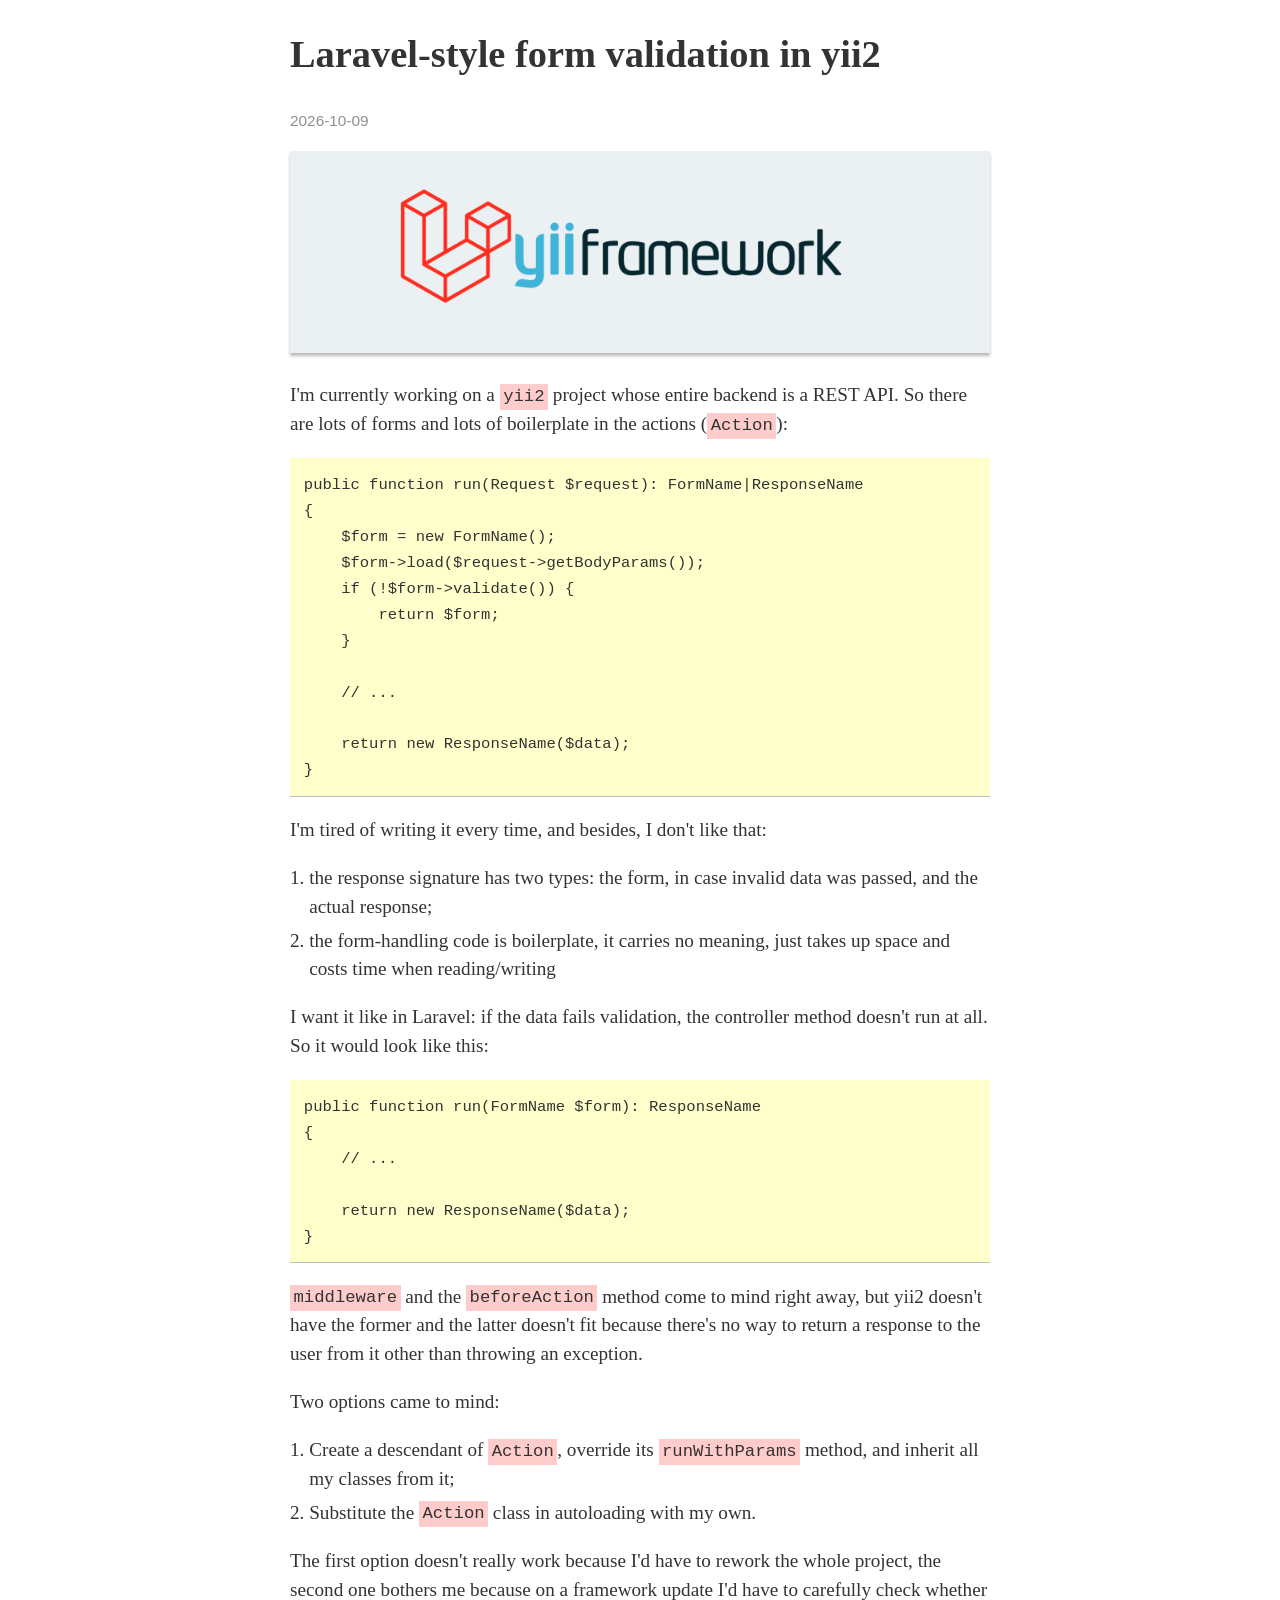
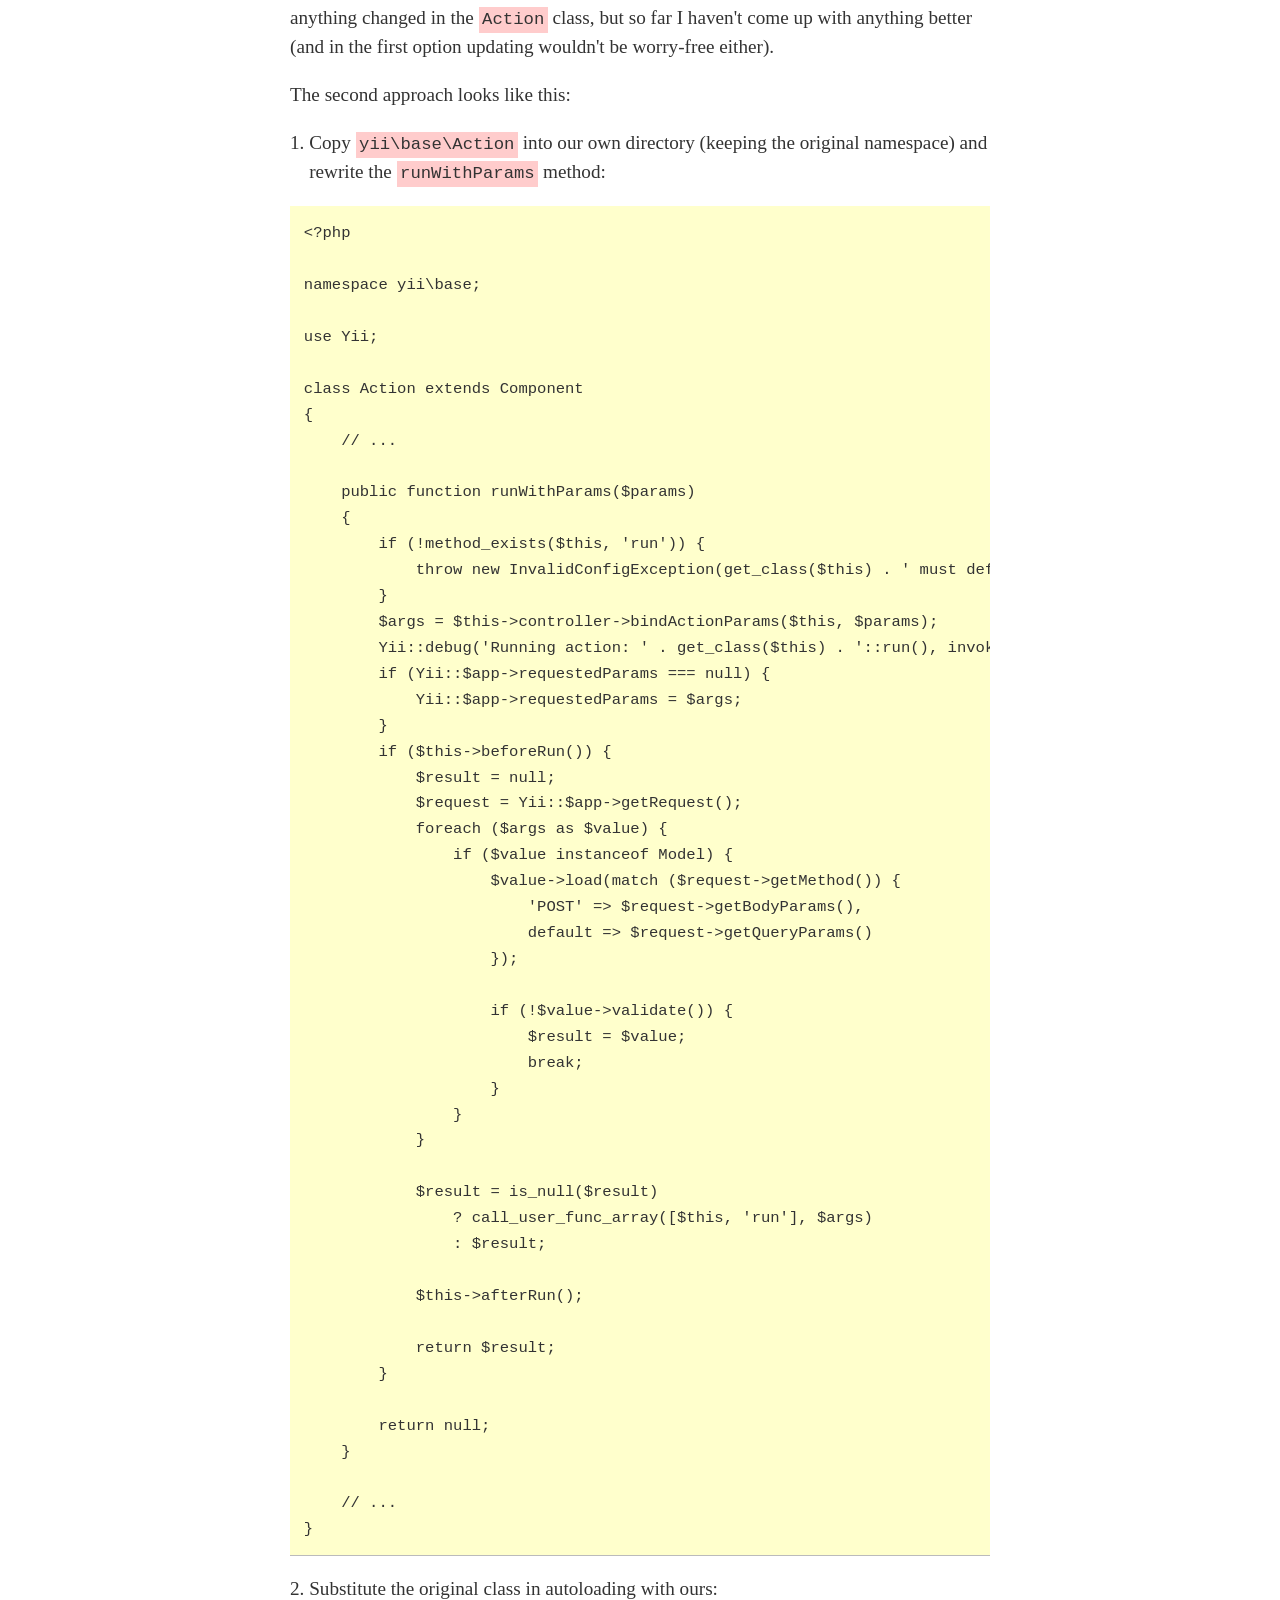
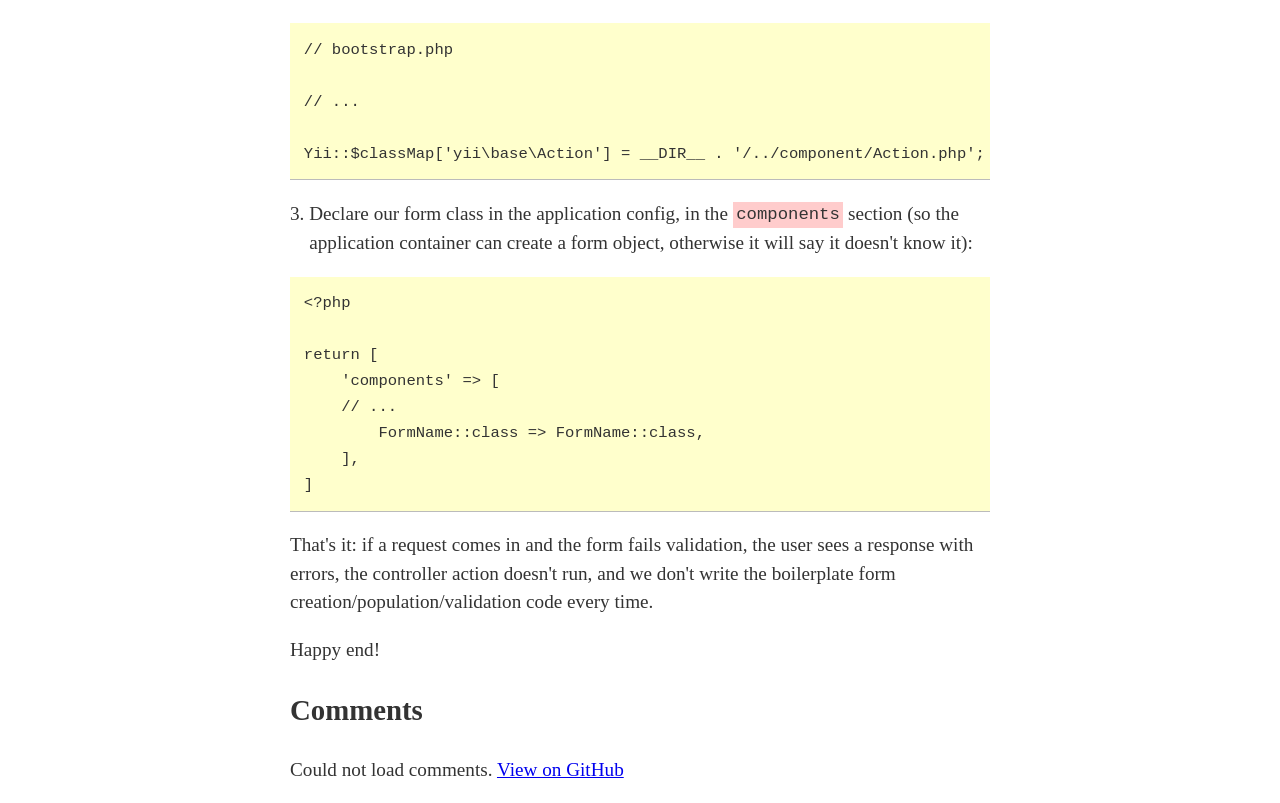
<file: docs/post/laravel-form-in-yii2.en.html>
<!DOCTYPE html>
<html xmlns="http://www.w3.org/1999/xhtml" lang="en" xml:lang="en">
  <head>
    <meta charset="utf-8" />
    <meta name="generator" content="pandoc 3.11" />
    <meta name="viewport" content="width=device-width, initial-scale=1.0, user-scalable=yes" />
    <title>Laravel-style form validation in yii2</title>
    <link rel="stylesheet" href="../style.css" />
    <link rel="describedby" href="https://4irik.github.io/log/llms.txt"><link rel="alternate" type="text/markdown" href="https://4irik.github.io/log/post/laravel-form-in-yii2.en.md">
  </head>
  <body>
    <h1 id="laravel-style-form-validation-in-yii2">Laravel-style form
      validation in yii2</h1>
    <p class="date">2026-10-09</p>

    <p><img src="../assets/laravel-form-in-yii2/laryii2-form.png"
            alt="alt text" /></p>
    <p>I'm currently working on a <code>yii2</code> project whose entire
      backend is a REST API. So there are lots of forms and lots of
      boilerplate in the actions (<code>Action</code>):</p>
<pre class="php"><code>public function run(Request $request): FormName|ResponseName
{
    $form = new FormName();
    $form->load($request->getBodyParams());
    if (!$form->validate()) {
        return $form;
    }

    // ...

    return new ResponseName($data);
}</code></pre>
    <p>I'm tired of writing it every time, and besides, I don't like
      that:</p>
    <ol type="1">
      <li>the response signature has two types: the form, in case invalid data
        was passed, and the actual response;</li>
      <li>the form-handling code is boilerplate, it carries no meaning, just
        takes up space and costs time when reading/writing</li>
    </ol>
    <p>I want it like in Laravel: if the data fails validation, the
      controller method doesn't run at all. So it would look like this:</p>
<pre class="php"><code>public function run(FormName $form): ResponseName
{
    // ...

    return new ResponseName($data);
}</code></pre>
    <p><code>middleware</code> and the <code>beforeAction</code> method come
      to mind right away, but yii2 doesn't have the former and the latter
      doesn't fit because there's no way to return a response to the user from
      it other than throwing an exception.</p>
    <p>Two options came to mind:</p>
    <ol type="1">
      <li>Create a descendant of <code>Action</code>, override its
        <code>runWithParams</code> method, and inherit all my classes from
        it;</li>
      <li>Substitute the <code>Action</code> class in autoloading with my
        own.</li>
    </ol>
    <p>The first option doesn't really work because I'd have to rework the
      whole project, the second one bothers me because on a framework update
      I'd have to carefully check whether anything changed in the
      <code>Action</code> class, but so far I haven't come up with anything
      better (and in the first option updating wouldn't be worry-free
      either).</p>
    <p>The second approach looks like this:</p>
    <ol type="1">
      <li>Copy <code>yii\base\Action</code> into our own directory (keeping
        the original namespace) and rewrite the <code>runWithParams</code>
        method:</li>
    </ol>
<pre class="php"><code>&lt;?php

namespace yii\base;

use Yii;

class Action extends Component
{
    // ... 

    public function runWithParams($params)
    {
        if (!method_exists($this, 'run')) {
            throw new InvalidConfigException(get_class($this) . ' must define a "run()" method.');
        }
        $args = $this->controller->bindActionParams($this, $params);
        Yii::debug('Running action: ' . get_class($this) . '::run(), invoked by ' . get_class($this->controller), __METHOD__);
        if (Yii::$app->requestedParams === null) {
            Yii::$app->requestedParams = $args;
        }
        if ($this->beforeRun()) {
            $result = null;
            $request = Yii::$app->getRequest();
            foreach ($args as $value) {
                if ($value instanceof Model) {
                    $value->load(match ($request->getMethod()) {
                        'POST' => $request->getBodyParams(),
                        default => $request->getQueryParams()
                    });

                    if (!$value->validate()) {
                        $result = $value;
                        break;
                    }
                }
            }

            $result = is_null($result)
                ? call_user_func_array([$this, 'run'], $args)
                : $result;

            $this->afterRun();

            return $result;
        }

        return null;
    }

    // ... 
}</code></pre>
    <ol start="2" type="1">
      <li>Substitute the original class in autoloading with ours:</li>
    </ol>
<pre class="php"><code>// bootstrap.php

// ...

Yii::$classMap['yii\base\Action'] = __DIR__ . '/../component/Action.php';</code></pre>
    <ol start="3" type="1">
      <li>Declare our form class in the application config, in the
        <code>components</code> section (so the application container can create
        a form object, otherwise it will say it doesn't know it):</li>
    </ol>
<pre class="php"><code>&lt;?php

return [
    'components' => [
    // ...
        FormName::class => FormName::class,
    ],
]</code></pre>
    <p>That's it: if a request comes in and the form fails validation, the
      user sees a response with errors, the controller action doesn't run, and
      we don't write the boilerplate form creation/population/validation code
      every time.</p>
    <p>Happy end!</p>
    <section id="comments">
      <h2>Comments</h2>
      <p><a href="https://github.com/4irik/log/issues">Comments on GitHub</a></p>
    </section>
    <script src="../comments.js"></script>
  </body>
</html>
</file>
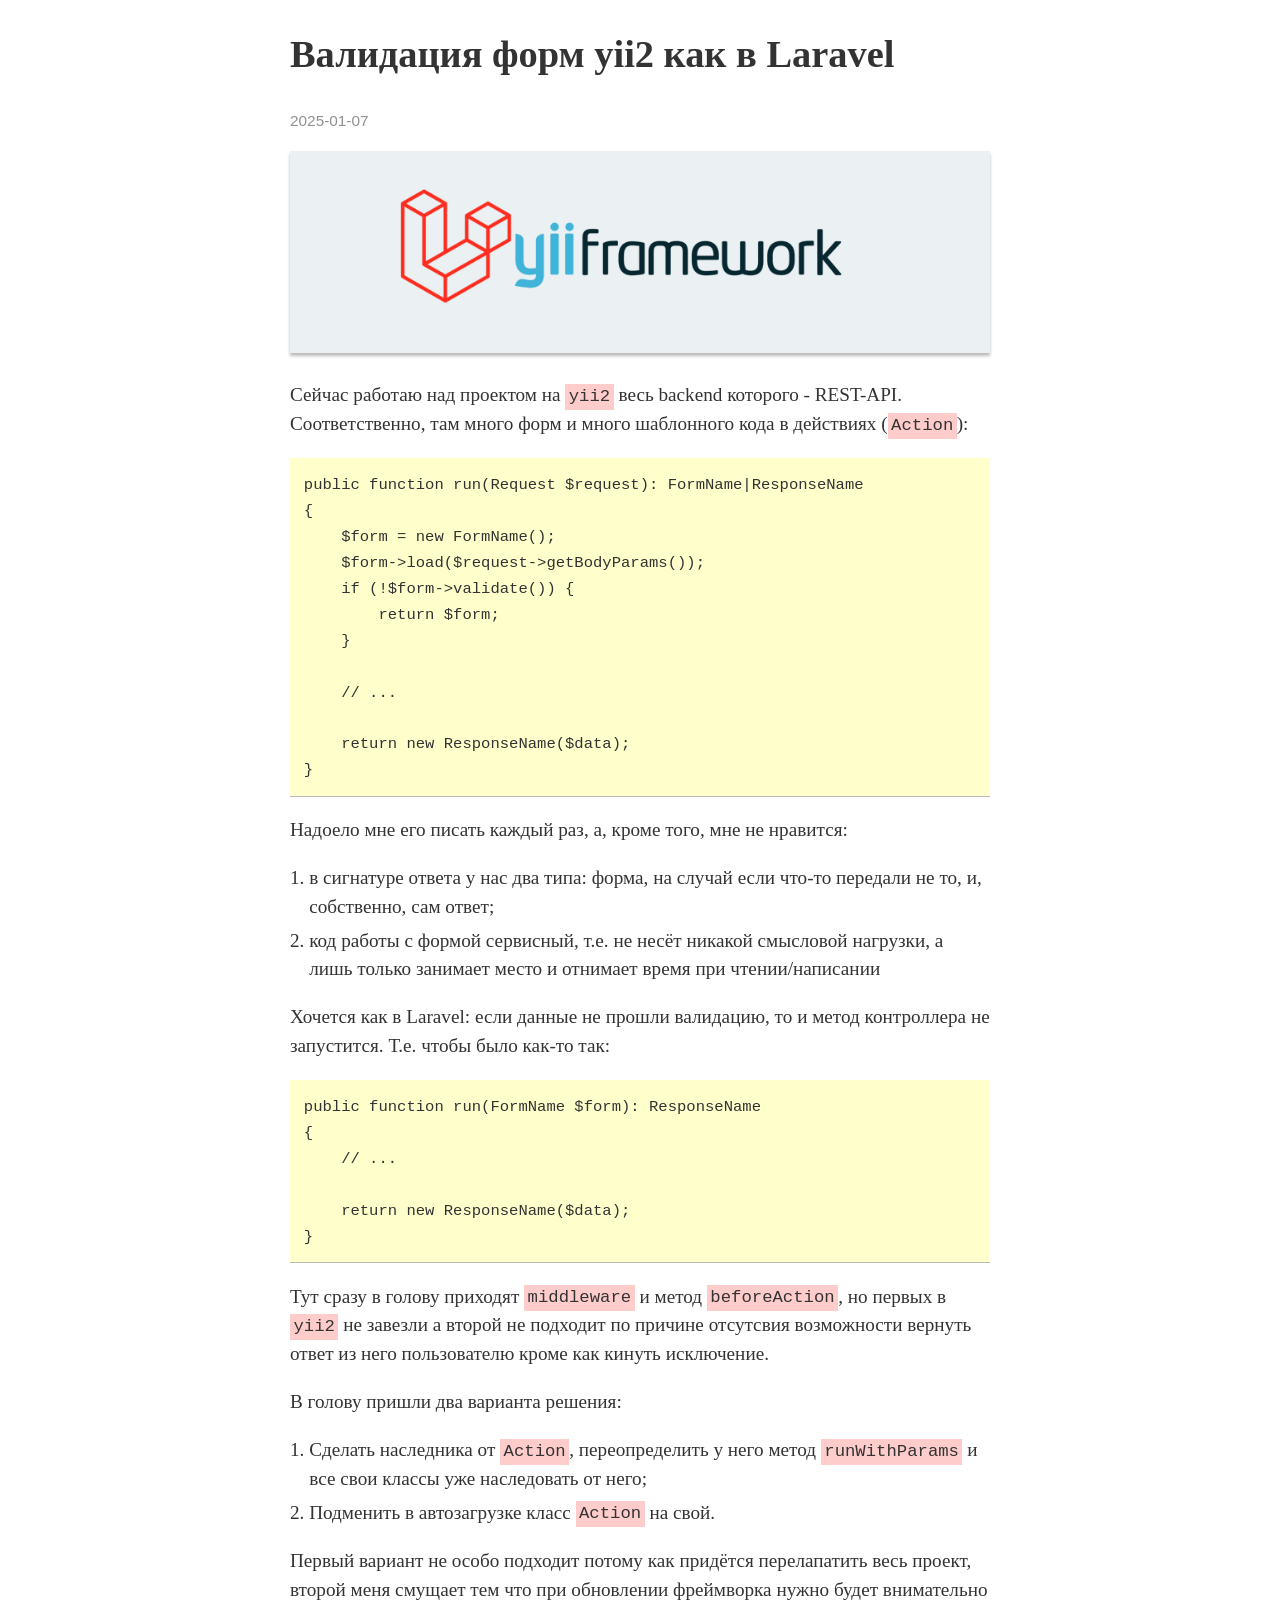
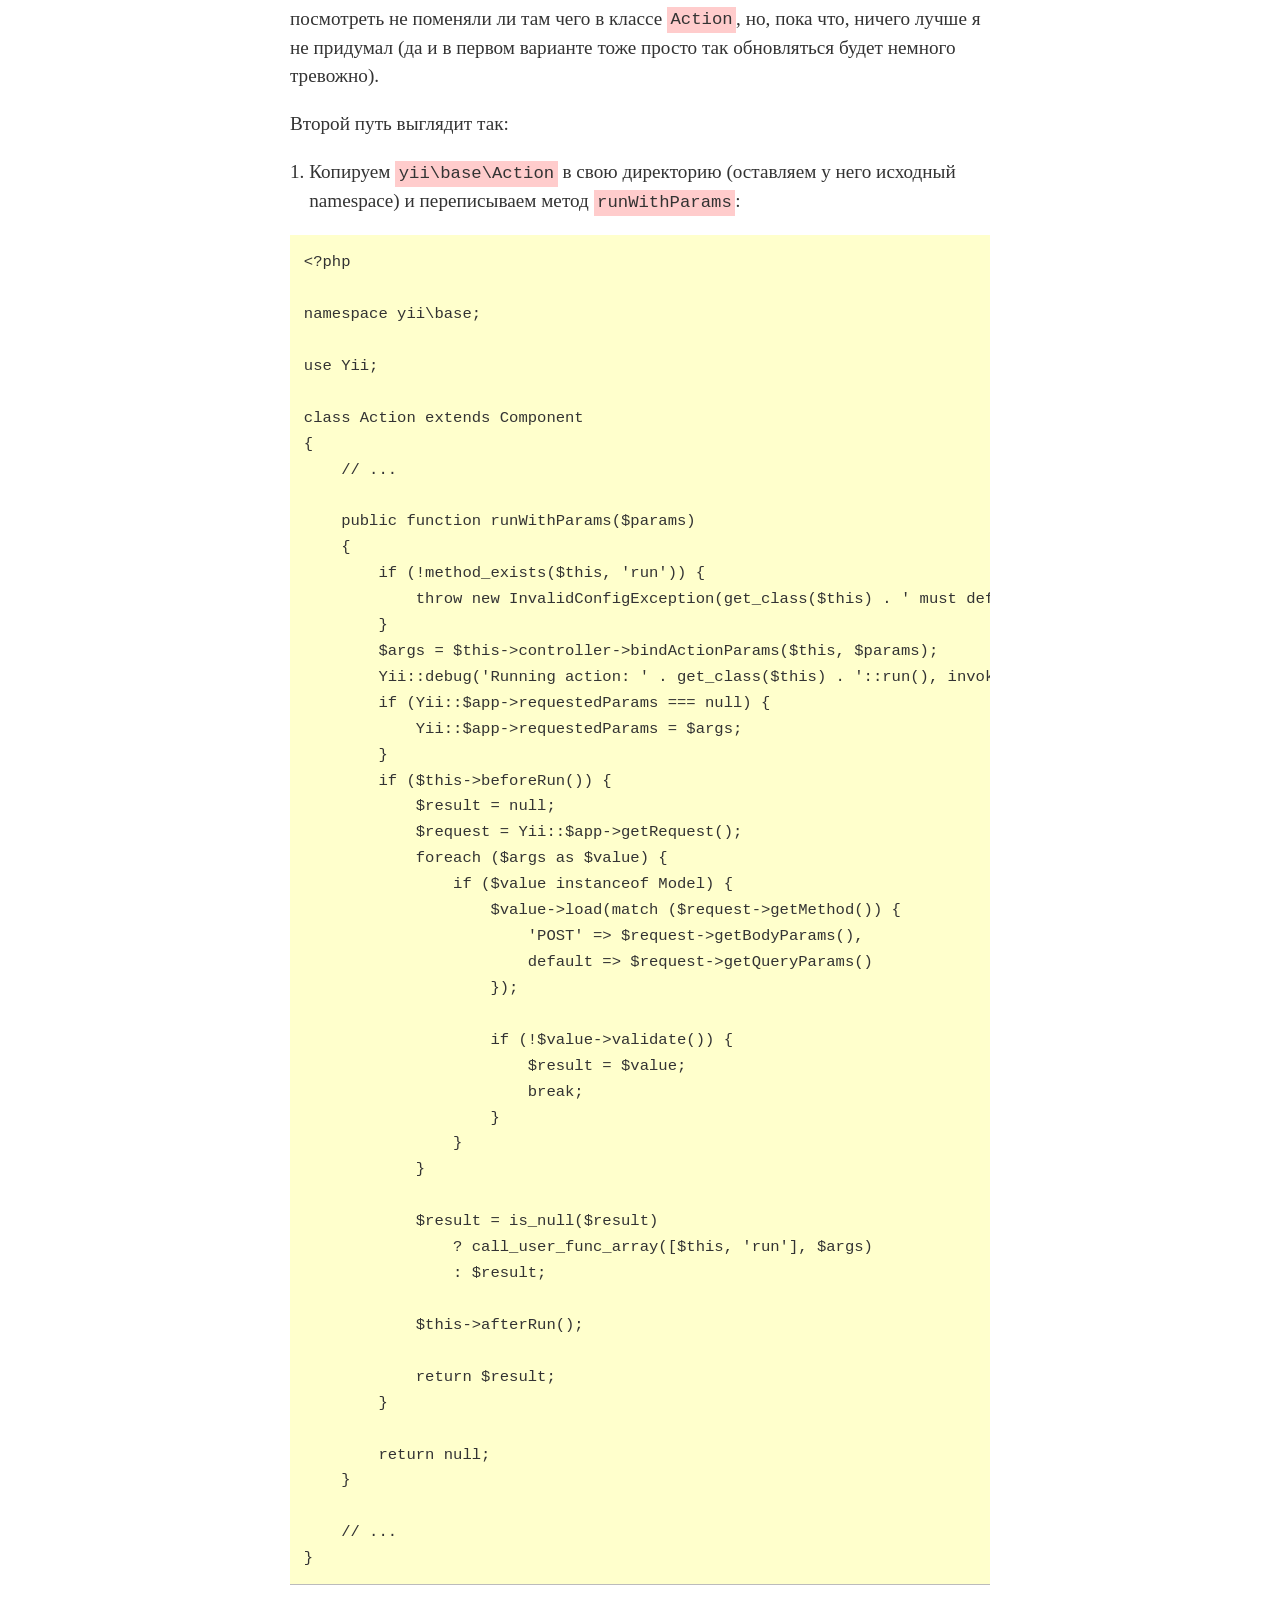
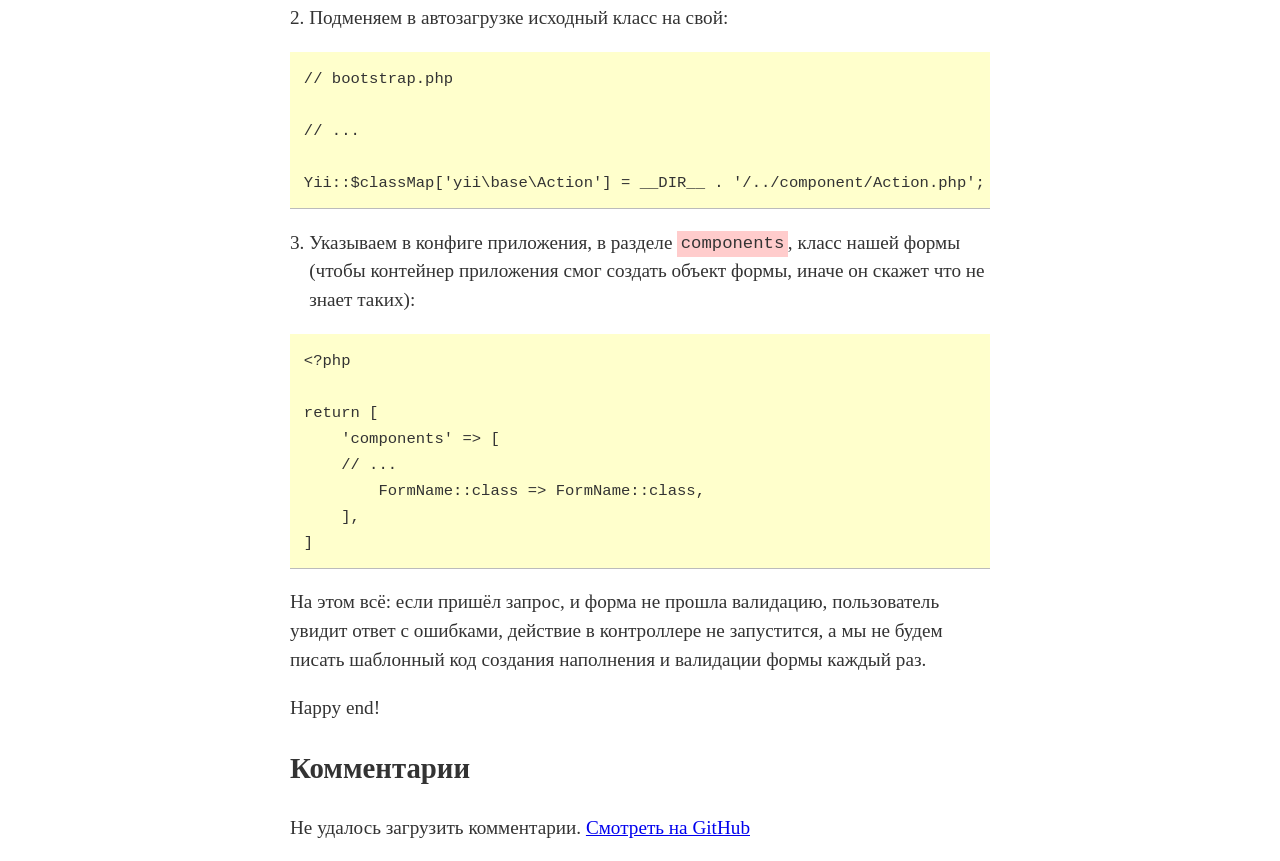
<file: docs/post/laravel-form-in-yii2.html>
<!DOCTYPE html>
<html xmlns="http://www.w3.org/1999/xhtml" lang="ru" xml:lang="ru">
  <head>
    <meta charset="utf-8" />
    <meta name="generator" content="pandoc 3.11" />
    <meta name="viewport" content="width=device-width, initial-scale=1.0, user-scalable=yes" />
    <title>Валидация форм yii2 как в Laravel</title>
    <link rel="stylesheet" href="../style.css" />
    <link rel="describedby" href="https://4irik.github.io/log/llms.txt"><link rel="alternate" type="text/markdown" href="https://4irik.github.io/log/post/laravel-form-in-yii2.md">
  </head>
  <body>
    <h1 id="валидация-форм-yii2-как-в-laravel">Валидация форм yii2 как в
      Laravel</h1>
    <p class="date">2025-01-07</p>

    <p><img src="../assets/laravel-form-in-yii2/laryii2-form.png"
            alt="alt text" /></p>
    <p>Сейчас работаю над проектом на <code>yii2</code> весь backend
      которого - REST-API. Соответственно, там много форм и много шаблонного
      кода в действиях (<code>Action</code>):</p>
<pre class="php"><code>public function run(Request $request): FormName|ResponseName
{
    $form = new FormName();
    $form->load($request->getBodyParams());
    if (!$form->validate()) {
        return $form;
    }

    // ...

    return new ResponseName($data);
}</code></pre>
    <p>Надоело мне его писать каждый раз, а, кроме того, мне не
      нравится:</p>
    <ol type="1">
      <li>в сигнатуре ответа у нас два типа: форма, на случай если что-то
        передали не то, и, собственно, сам ответ;</li>
      <li>код работы с формой сервисный, т.е. не несёт никакой смысловой
        нагрузки, а лишь только занимает место и отнимает время при
        чтении/написании</li>
    </ol>
    <p>Хочется как в Laravel: если данные не прошли валидацию, то и метод
      контроллера не запустится. Т.е. чтобы было как-то так:</p>
<pre class="php"><code>public function run(FormName $form): ResponseName
{
    // ...

    return new ResponseName($data);
}</code></pre>
    <p>Тут сразу в голову приходят <code>middleware</code> и метод
      <code>beforeAction</code>, но первыx в <code>yii2</code> не завезли а
      второй не подходит по причине отсутсвия возможности вернуть ответ из
      него пользователю кроме как кинуть исключение.</p>
    <p>В голову пришли два варианта решения:</p>
    <ol type="1">
      <li>Сделать наследника от <code>Action</code>, переопределить у него
        метод <code>runWithParams</code> и все свои классы уже наследовать от
        него;</li>
      <li>Подменить в автозагрузке класс <code>Action</code> на свой.</li>
    </ol>
    <p>Первый вариант не особо подходит потому как придётся перелапатить
      весь проект, второй меня смущает тем что при обновлении фреймворка нужно
      будет внимательно посмотреть не поменяли ли там чего в классе
      <code>Action</code>, но, пока что, ничего лучше я не придумал (да и в
      первом варианте тоже просто так обновляться будет немного тревожно).</p>
    <p>Второй путь выглядит так:</p>
    <ol type="1">
      <li>Копируем <code>yii\base\Action</code> в свою директорию (оставляем у
        него исходный namespace) и переписываем метод
        <code>runWithParams</code>:</li>
    </ol>
<pre class="php"><code>&lt;?php

namespace yii\base;

use Yii;

class Action extends Component
{
    // ... 

    public function runWithParams($params)
    {
        if (!method_exists($this, 'run')) {
            throw new InvalidConfigException(get_class($this) . ' must define a "run()" method.');
        }
        $args = $this->controller->bindActionParams($this, $params);
        Yii::debug('Running action: ' . get_class($this) . '::run(), invoked by ' . get_class($this->controller), __METHOD__);
        if (Yii::$app->requestedParams === null) {
            Yii::$app->requestedParams = $args;
        }
        if ($this->beforeRun()) {
            $result = null;
            $request = Yii::$app->getRequest();
            foreach ($args as $value) {
                if ($value instanceof Model) {
                    $value->load(match ($request->getMethod()) {
                        'POST' => $request->getBodyParams(),
                        default => $request->getQueryParams()
                    });

                    if (!$value->validate()) {
                        $result = $value;
                        break;
                    }
                }
            }

            $result = is_null($result)
                ? call_user_func_array([$this, 'run'], $args)
                : $result;

            $this->afterRun();

            return $result;
        }

        return null;
    }

    // ... 
}</code></pre>
    <ol start="2" type="1">
      <li>Подменяем в автозагрузке исходный класс на свой:</li>
    </ol>
<pre class="php"><code>// bootstrap.php

// ...

Yii::$classMap['yii\base\Action'] = __DIR__ . '/../component/Action.php';</code></pre>
    <ol start="3" type="1">
      <li>Указываем в конфиге приложения, в разделе <code>components</code>,
        класс нашей формы (чтобы контейнер приложения смог создать объект формы,
        иначе он скажет что не знает таких):</li>
    </ol>
<pre class="php"><code>&lt;?php

return [
    'components' => [
    // ...
        FormName::class => FormName::class,
    ],
]</code></pre>
    <p>На этом всё: если пришёл запрос, и форма не прошла валидацию,
      пользователь увидит ответ с ошибками, действие в контроллере не
      запустится, а мы не будем писать шаблонный код создания наполнения и
      валидации формы каждый раз.</p>
    <p>Happy end!</p>
    <section id="comments">
      <h2>Комментарии</h2>
      <p><a href="https://github.com/4irik/log/issues">Комментарии на GitHub</a></p>
    </section>
    <script src="../comments.js"></script>
  </body>
</html>
</file>
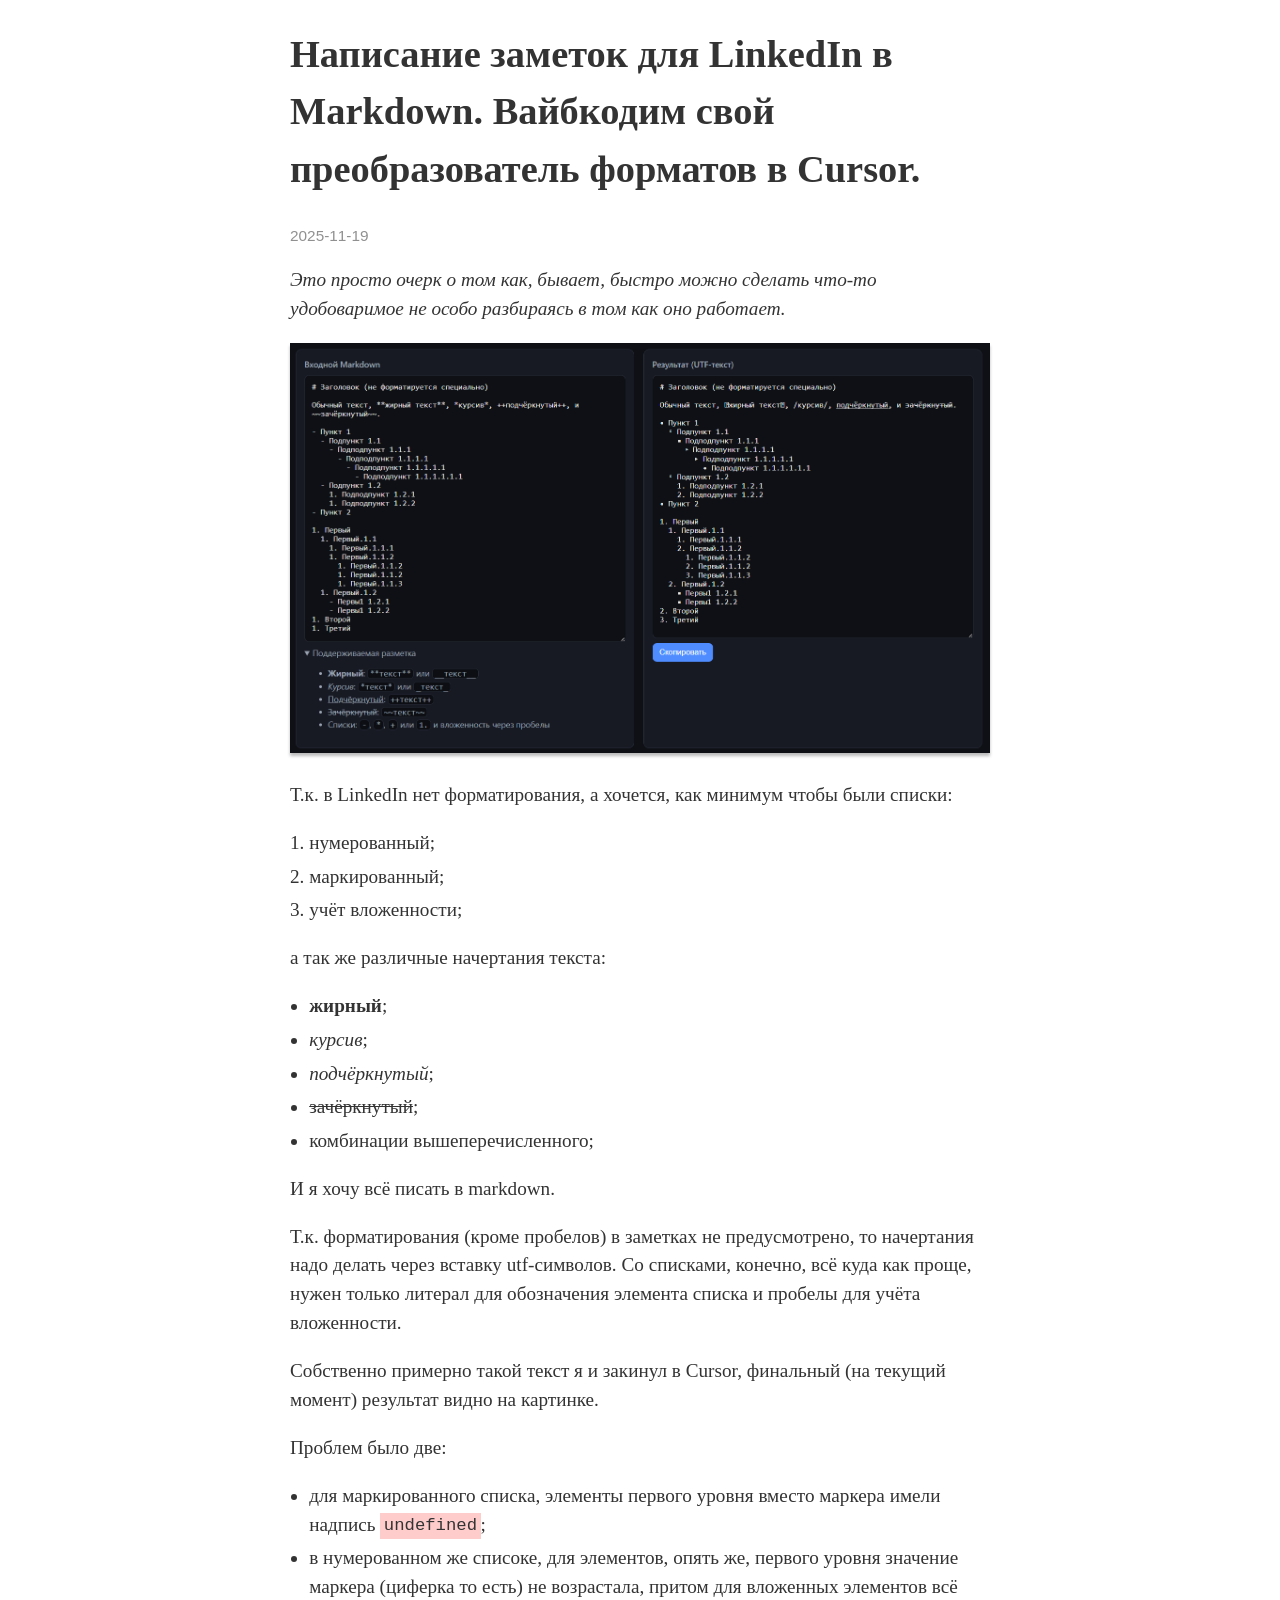
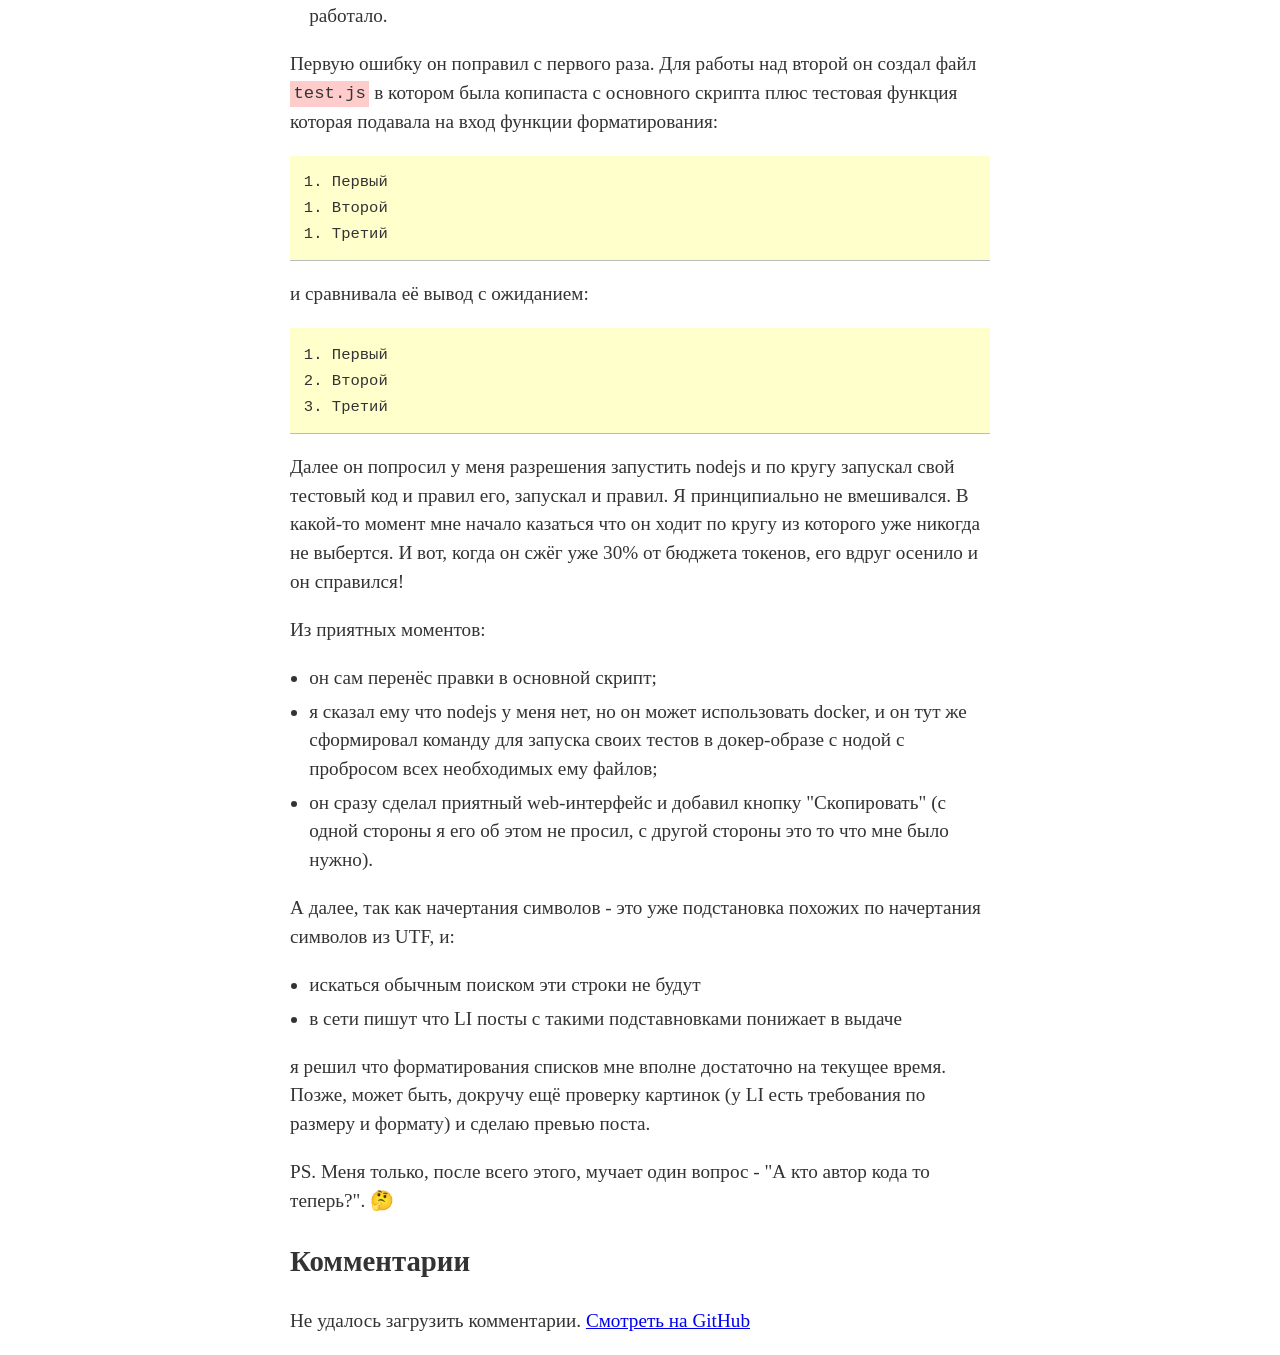
<file: docs/post/linkedin-post-formatter.html>
<!DOCTYPE html>
<html xmlns="http://www.w3.org/1999/xhtml" lang="ru" xml:lang="ru">
  <head>
    <meta charset="utf-8" />
    <meta name="generator" content="pandoc 3.11" />
    <meta name="viewport" content="width=device-width, initial-scale=1.0, user-scalable=yes" />
    <title>Написание заметок для LinkedIn в Markdown. Вайбкодим свой
      преобразователь форматов в Cursor. </title>
    <link rel="stylesheet" href="../style.css" />
    <link rel="describedby" href="https://4irik.github.io/log/llms.txt"><link rel="alternate" type="text/markdown" href="https://4irik.github.io/log/post/linkedin-post-formatter.md">
  </head>
  <body>
    <h1
      id="написание-заметок-для-linkedin-в-markdown-вайбкодим-свой-преобразователь-форматов-в-cursor">Написание
      заметок для LinkedIn в Markdown. Вайбкодим свой преобразователь форматов
      в Cursor.</h1>
    <p class="date">2025-11-19</p>

    <p><em>Это просто очерк о том как, бывает, быстро можно сделать что-то
      удобоваримое не особо разбираясь в том как оно работает.</em></p>
    <p><img
      src="../assets/linkedin-post-formatter/post-formatter-first-attempt.png"
      alt="Редактор постов для LinkedIn" /></p>
    <p>Т.к. в LinkedIn нет форматирования, а хочется, как минимум чтобы были
      списки:</p>
    <ol type="1">
      <li>нумерованный;</li>
      <li>маркированный;</li>
      <li>учёт вложенности;</li>
    </ol>
    <p>а так же различные начертания текста:</p>
    <ul>
      <li><strong>жирный</strong>;</li>
      <li><em>курсив</em>;</li>
      <li><em>подчёркнутый</em>;</li>
      <li><del>зачёркнутый</del>;</li>
      <li>комбинации вышеперечисленного;</li>
    </ul>
    <p>И я хочу всё писать в markdown.</p>
    <p>Т.к. форматирования (кроме пробелов) в заметках не предусмотрено, то
      начертания надо делать через вставку utf-символов. Со списками, конечно,
      всё куда как проще, нужен только литерал для обозначения элемента списка
      и пробелы для учёта вложенности.</p>
    <p>Собственно примерно такой текст я и закинул в Cursor, финальный (на
      текущий момент) результат видно на картинке.</p>
    <p>Проблем было две:</p>
    <ul>
      <li>для маркированного списка, элементы первого уровня вместо маркера
        имели надпись <code>undefined</code>;</li>
      <li>в нумерованном же списоке, для элементов, опять же, первого уровня
        значение маркера (циферка то есть) не возрастала, притом для вложенных
        элементов всё работало.</li>
    </ul>
    <p>Первую ошибку он поправил с первого раза. Для работы над второй он
      создал файл <code>test.js</code> в котором была копипаста с основного
      скрипта плюс тестовая функция которая подавала на вход функции
      форматирования:</p>
<pre class="txt"><code>1. Первый
1. Второй
1. Третий</code></pre>
    <p>и сравнивала её вывод с ожиданием:</p>
<pre class="txt"><code>1. Первый
2. Второй
3. Третий</code></pre>
    <p>Далее он попросил у меня разрешения запустить nodejs и по кругу
      запускал свой тестовый код и правил его, запускал и правил. Я
      принципиально не вмешивался. В какой-то момент мне начало казаться что
      он ходит по кругу из которого уже никогда не выбертся. И вот, когда он
      сжёг уже 30% от бюджета токенов, его вдруг осенило и он справился!</p>
    <p>Из приятных моментов:</p>
    <ul>
      <li>он сам перенёс правки в основной скрипт;</li>
      <li>я сказал ему что nodejs у меня нет, но он может использовать docker,
        и он тут же сформировал команду для запуска своих тестов в докер-образе
        с нодой с пробросом всех необходимых ему файлов;</li>
      <li>он сразу сделал приятный web-интерфейс и добавил кнопку
        "Скопировать" (с одной стороны я его об этом не просил, с другой стороны
        это то что мне было нужно).</li>
    </ul>
    <p>А далее, так как начертания символов - это уже подстановка похожих по
      начертания символов из UTF, и:</p>
    <ul>
      <li>искаться обычным поиском эти строки не будут</li>
      <li>в сети пишут что LI посты с такими подставновками понижает в
        выдаче</li>
    </ul>
    <p>я решил что форматирования списков мне вполне достаточно на текущее
      время. Позже, может быть, докручу ещё проверку картинок (у LI есть
      требования по размеру и формату) и сделаю превью поста.</p>
    <p>PS. Меня только, после всего этого, мучает один вопрос - "А кто автор
      кода то теперь?". 🤔</p>
    <section id="comments">
      <h2>Комментарии</h2>
      <p><a href="https://github.com/4irik/log/issues">Комментарии на GitHub</a></p>
    </section>
    <script src="../comments.js"></script>
  </body>
</html>
</file>
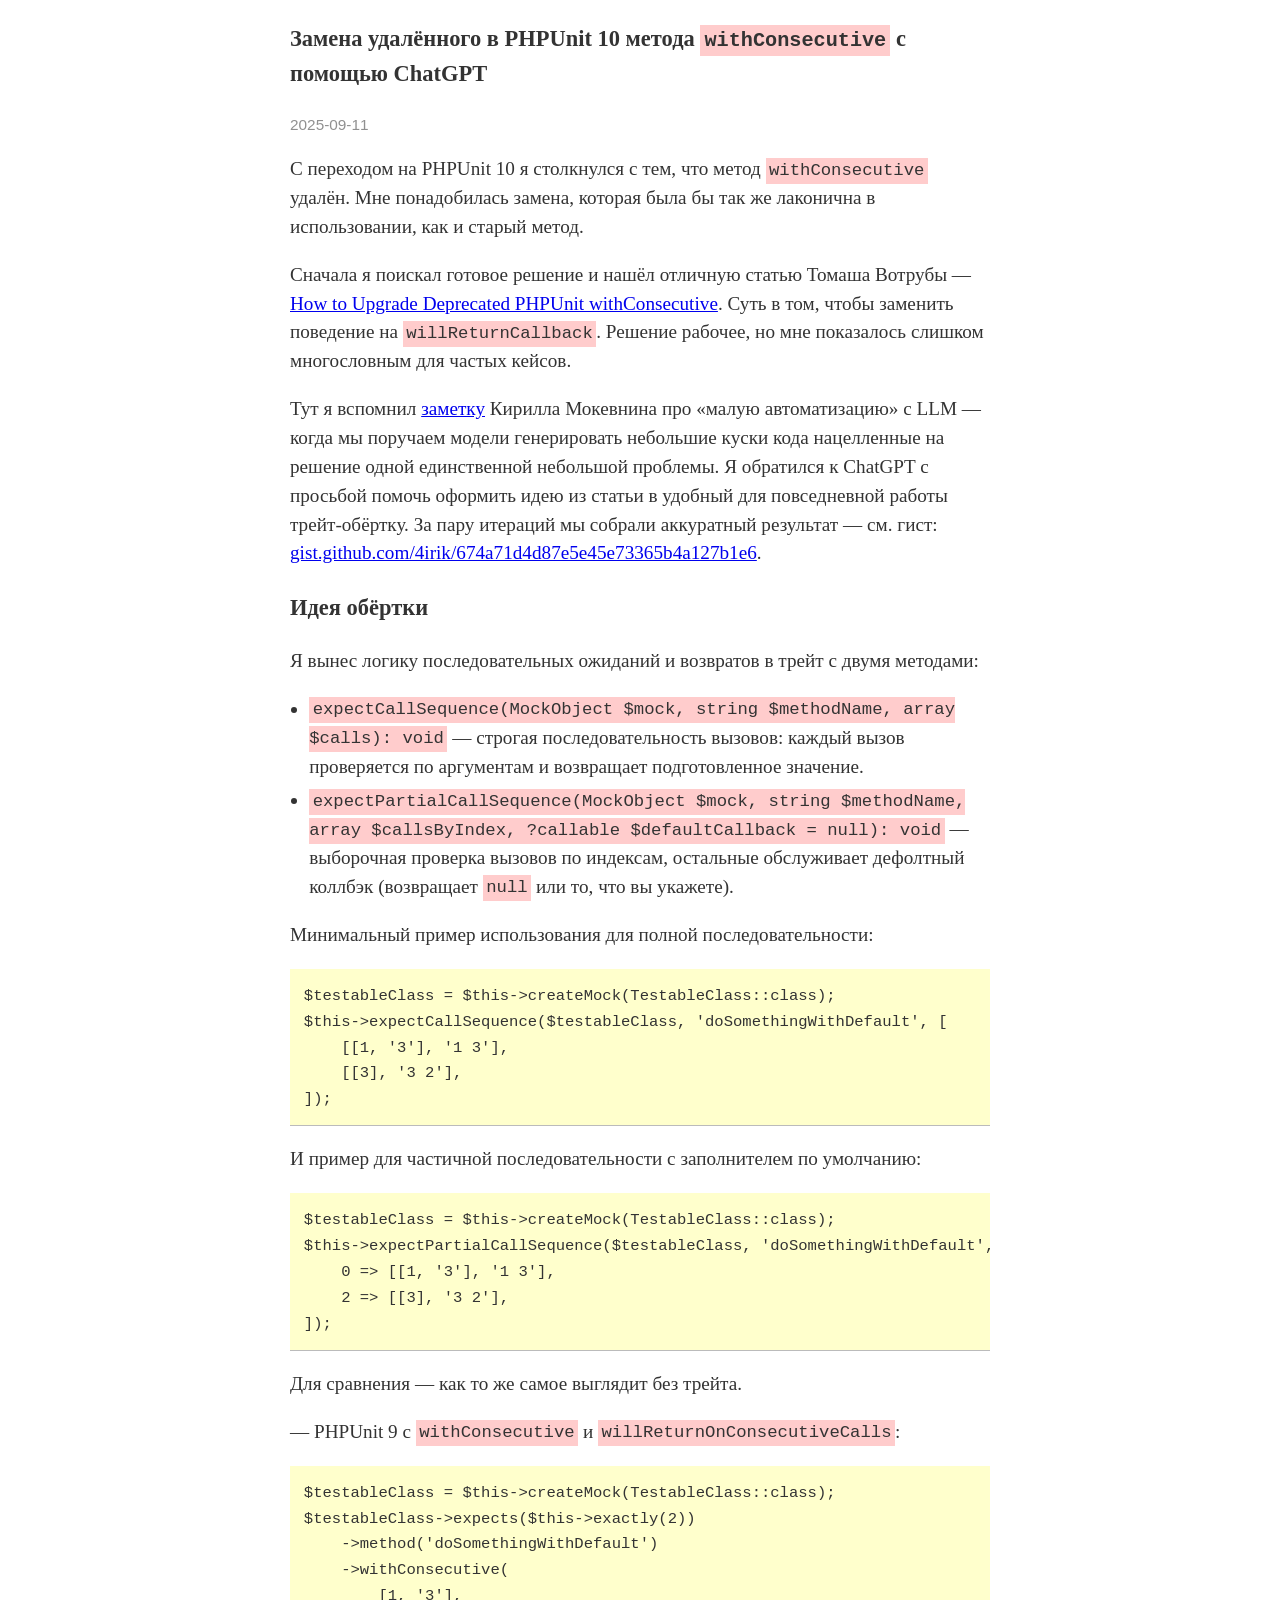
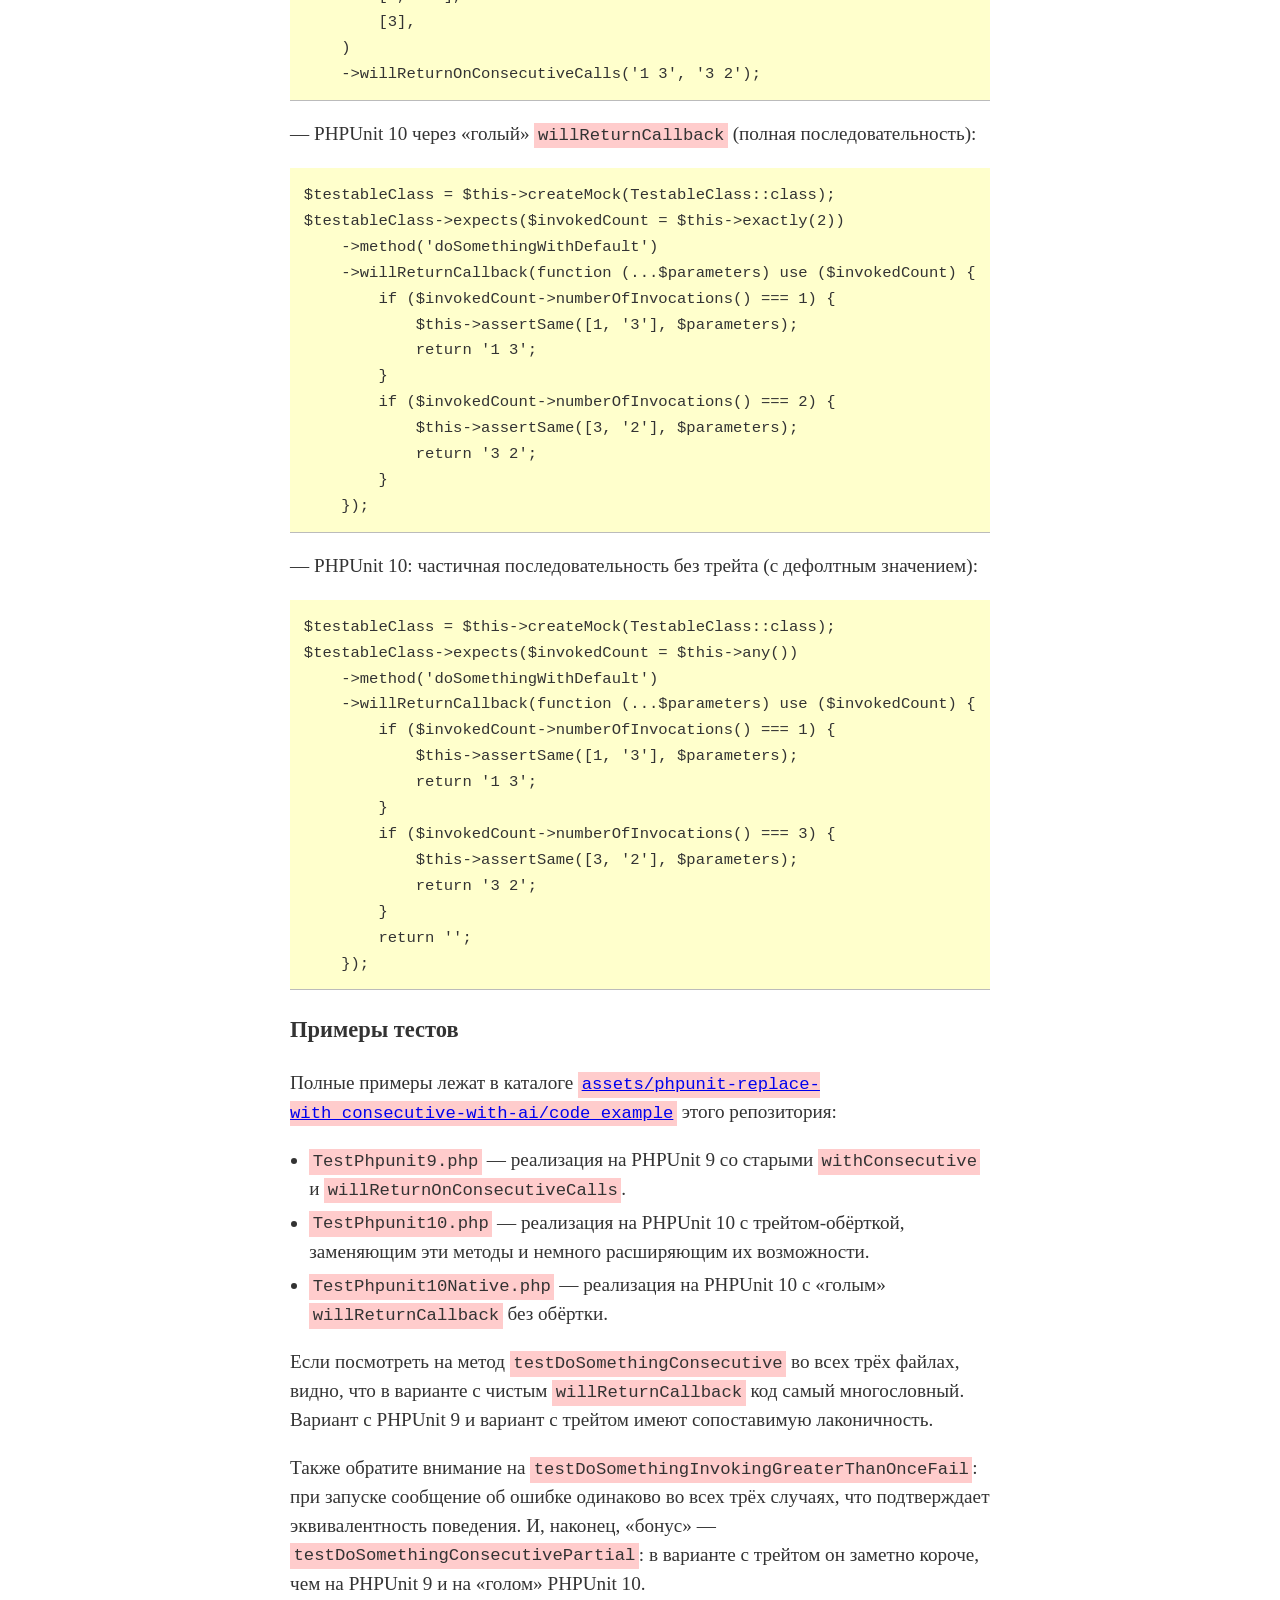
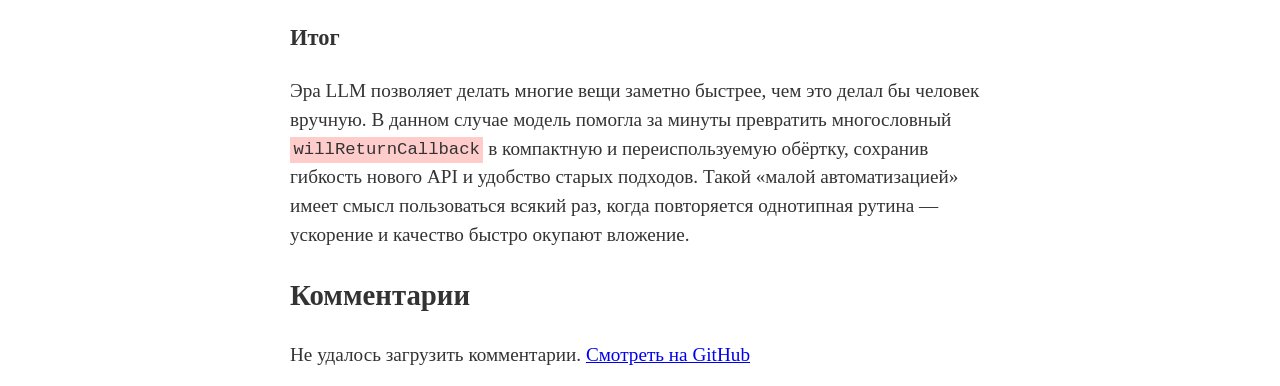
<file: docs/post/phpunit-replace-with_consecutive-with-ai.html>
<!DOCTYPE html>
<html xmlns="http://www.w3.org/1999/xhtml" lang="ru" xml:lang="ru">
  <head>
    <meta charset="utf-8" />
    <meta name="generator" content="pandoc 3.11" />
    <meta name="viewport" content="width=device-width, initial-scale=1.0, user-scalable=yes" />
    <title>Замена удалённого в PHPUnit 10 метода `withConsecutive` с
      помощью ChatGPT</title>
    <link rel="stylesheet" href="../style.css" />
    <link rel="describedby" href="https://4irik.github.io/log/llms.txt"><link rel="alternate" type="text/markdown" href="https://4irik.github.io/log/post/phpunit-replace-with_consecutive-with-ai.md">
  </head>
  <body>
    <h3
      id="замена-удалённого-в-phpunit-10-метода-withconsecutive-с-помощью-chatgpt">Замена
      удалённого в PHPUnit 10 метода <code>withConsecutive</code> с помощью
      ChatGPT</h3>
    <p class="date">2025-09-11</p>

    <p>С переходом на PHPUnit 10 я столкнулся с тем, что метод
      <code>withConsecutive</code> удалён. Мне понадобилась замена, которая
      была бы так же лаконична в использовании, как и старый метод.</p>
    <p>Сначала я поискал готовое решение и нашёл отличную статью Томаша
      Вотрубы — <a
        href="https://tomasvotruba.com/blog/how-to-upgrade-deprecated-phpunit-with-consecutive">How
        to Upgrade Deprecated PHPUnit withConsecutive</a>. Суть в том, чтобы
      заменить поведение на <code>willReturnCallback</code>. Решение рабочее,
      но мне показалось слишком многословным для частых кейсов.</p>
    <p>Тут я вспомнил <a
      href="https://www.linkedin.com/posts/mokevnin_free-online-programming-courses-html-css-activity-7318703967935352833-FiWp">заметку</a>
      Кирилла Мокевнина про «малую автоматизацию» с LLM — когда мы поручаем
      модели генерировать небольшие куски кода нацелленные на решение одной
      единственной небольшой проблемы. Я обратился к ChatGPT с просьбой помочь
      оформить идею из статьи в удобный для повседневной работы трейт-обёртку.
      За пару итераций мы собрали аккуратный результат — см. гист: <a
        href="https://gist.github.com/4irik/674a71d4d87e5e45e73365b4a127b1e6">gist.github.com/4irik/674a71d4d87e5e45e73365b4a127b1e6</a>.</p>
    <h3 id="идея-обёртки">Идея обёртки</h3>
    <p>Я вынес логику последовательных ожиданий и возвратов в трейт с двумя
      методами:</p>
    <ul>
      <li><code>expectCallSequence(MockObject $mock, string $methodName, array $calls): void</code>
        — строгая последовательность вызовов: каждый вызов проверяется по
        аргументам и возвращает подготовленное значение.</li>
      <li><code>expectPartialCallSequence(MockObject $mock, string $methodName, array $callsByIndex, ?callable $defaultCallback = null): void</code>
        — выборочная проверка вызовов по индексам, остальные обслуживает
        дефолтный коллбэк (возвращает <code>null</code> или то, что вы
        укажете).</li>
    </ul>
    <p>Минимальный пример использования для полной последовательности:</p>
<pre class="php"><code>$testableClass = $this->createMock(TestableClass::class);
$this->expectCallSequence($testableClass, 'doSomethingWithDefault', [
    [[1, '3'], '1 3'],
    [[3], '3 2'],
]);</code></pre>
    <p>И пример для частичной последовательности с заполнителем по
      умолчанию:</p>
<pre class="php"><code>$testableClass = $this->createMock(TestableClass::class);
$this->expectPartialCallSequence($testableClass, 'doSomethingWithDefault', [
    0 => [[1, '3'], '1 3'],
    2 => [[3], '3 2'],
]);</code></pre>
    <p>Для сравнения — как то же самое выглядит без трейта.</p>
    <p>— PHPUnit 9 с <code>withConsecutive</code> и
      <code>willReturnOnConsecutiveCalls</code>:</p>
<pre class="php"><code>$testableClass = $this->createMock(TestableClass::class);
$testableClass->expects($this->exactly(2))
    ->method('doSomethingWithDefault')
    ->withConsecutive(
        [1, '3'],
        [3],
    )
    ->willReturnOnConsecutiveCalls('1 3', '3 2');</code></pre>
    <p>— PHPUnit 10 через «голый» <code>willReturnCallback</code> (полная
      последовательность):</p>
<pre class="php"><code>$testableClass = $this->createMock(TestableClass::class);
$testableClass->expects($invokedCount = $this->exactly(2))
    ->method('doSomethingWithDefault')
    ->willReturnCallback(function (...$parameters) use ($invokedCount) {
        if ($invokedCount->numberOfInvocations() === 1) {
            $this->assertSame([1, '3'], $parameters);
            return '1 3';
        }
        if ($invokedCount->numberOfInvocations() === 2) {
            $this->assertSame([3, '2'], $parameters);
            return '3 2';
        }
    });</code></pre>
    <p>— PHPUnit 10: частичная последовательность без трейта (с дефолтным
      значением):</p>
<pre class="php"><code>$testableClass = $this->createMock(TestableClass::class);
$testableClass->expects($invokedCount = $this->any())
    ->method('doSomethingWithDefault')
    ->willReturnCallback(function (...$parameters) use ($invokedCount) {
        if ($invokedCount->numberOfInvocations() === 1) {
            $this->assertSame([1, '3'], $parameters);
            return '1 3';
        }
        if ($invokedCount->numberOfInvocations() === 3) {
            $this->assertSame([3, '2'], $parameters);
            return '3 2';
        }
        return '';
    });</code></pre>
    <h3 id="примеры-тестов">Примеры тестов</h3>
    <p>Полные примеры лежат в каталоге <a
      href="../assets/phpunit-replace-with_consecutive-with-ai/code_example"><code>assets/phpunit-replace-with_consecutive-with-ai/code_example</code></a>
      этого репозитория:</p>
    <ul>
      <li><code>TestPhpunit9.php</code> — реализация на PHPUnit 9 со старыми
        <code>withConsecutive</code> и
        <code>willReturnOnConsecutiveCalls</code>.</li>
      <li><code>TestPhpunit10.php</code> — реализация на PHPUnit 10 c
        трейтом-обёрткой, заменяющим эти методы и немного расширяющим их
        возможности.</li>
      <li><code>TestPhpunit10Native.php</code> — реализация на PHPUnit 10 с
        «голым» <code>willReturnCallback</code> без обёртки.</li>
    </ul>
    <p>Если посмотреть на метод <code>testDoSomethingConsecutive</code> во
      всех трёх файлах, видно, что в варианте с чистым
      <code>willReturnCallback</code> код самый многословный. Вариант с
      PHPUnit 9 и вариант с трейтом имеют сопоставимую лаконичность.</p>
    <p>Также обратите внимание на
      <code>testDoSomethingInvokingGreaterThanOnceFail</code>: при запуске
      сообщение об ошибке одинаково во всех трёх случаях, что подтверждает
      эквивалентность поведения. И, наконец, «бонус» —
      <code>testDoSomethingConsecutivePartial</code>: в варианте с трейтом он
      заметно короче, чем на PHPUnit 9 и на «голом» PHPUnit 10.</p>
    <h3 id="итог">Итог</h3>
    <p>Эра LLM позволяет делать многие вещи заметно быстрее, чем это делал
      бы человек вручную. В данном случае модель помогла за минуты превратить
      многословный <code>willReturnCallback</code> в компактную и
      переиспользуемую обёртку, сохранив гибкость нового API и удобство старых
      подходов. Такой «малой автоматизацией» имеет смысл пользоваться всякий
      раз, когда повторяется однотипная рутина — ускорение и качество быстро
      окупают вложение.</p>
    <section id="comments">
      <h2>Комментарии</h2>
      <p><a href="https://github.com/4irik/log/issues">Комментарии на GitHub</a></p>
    </section>
    <script src="../comments.js"></script>
  </body>
</html>
</file>
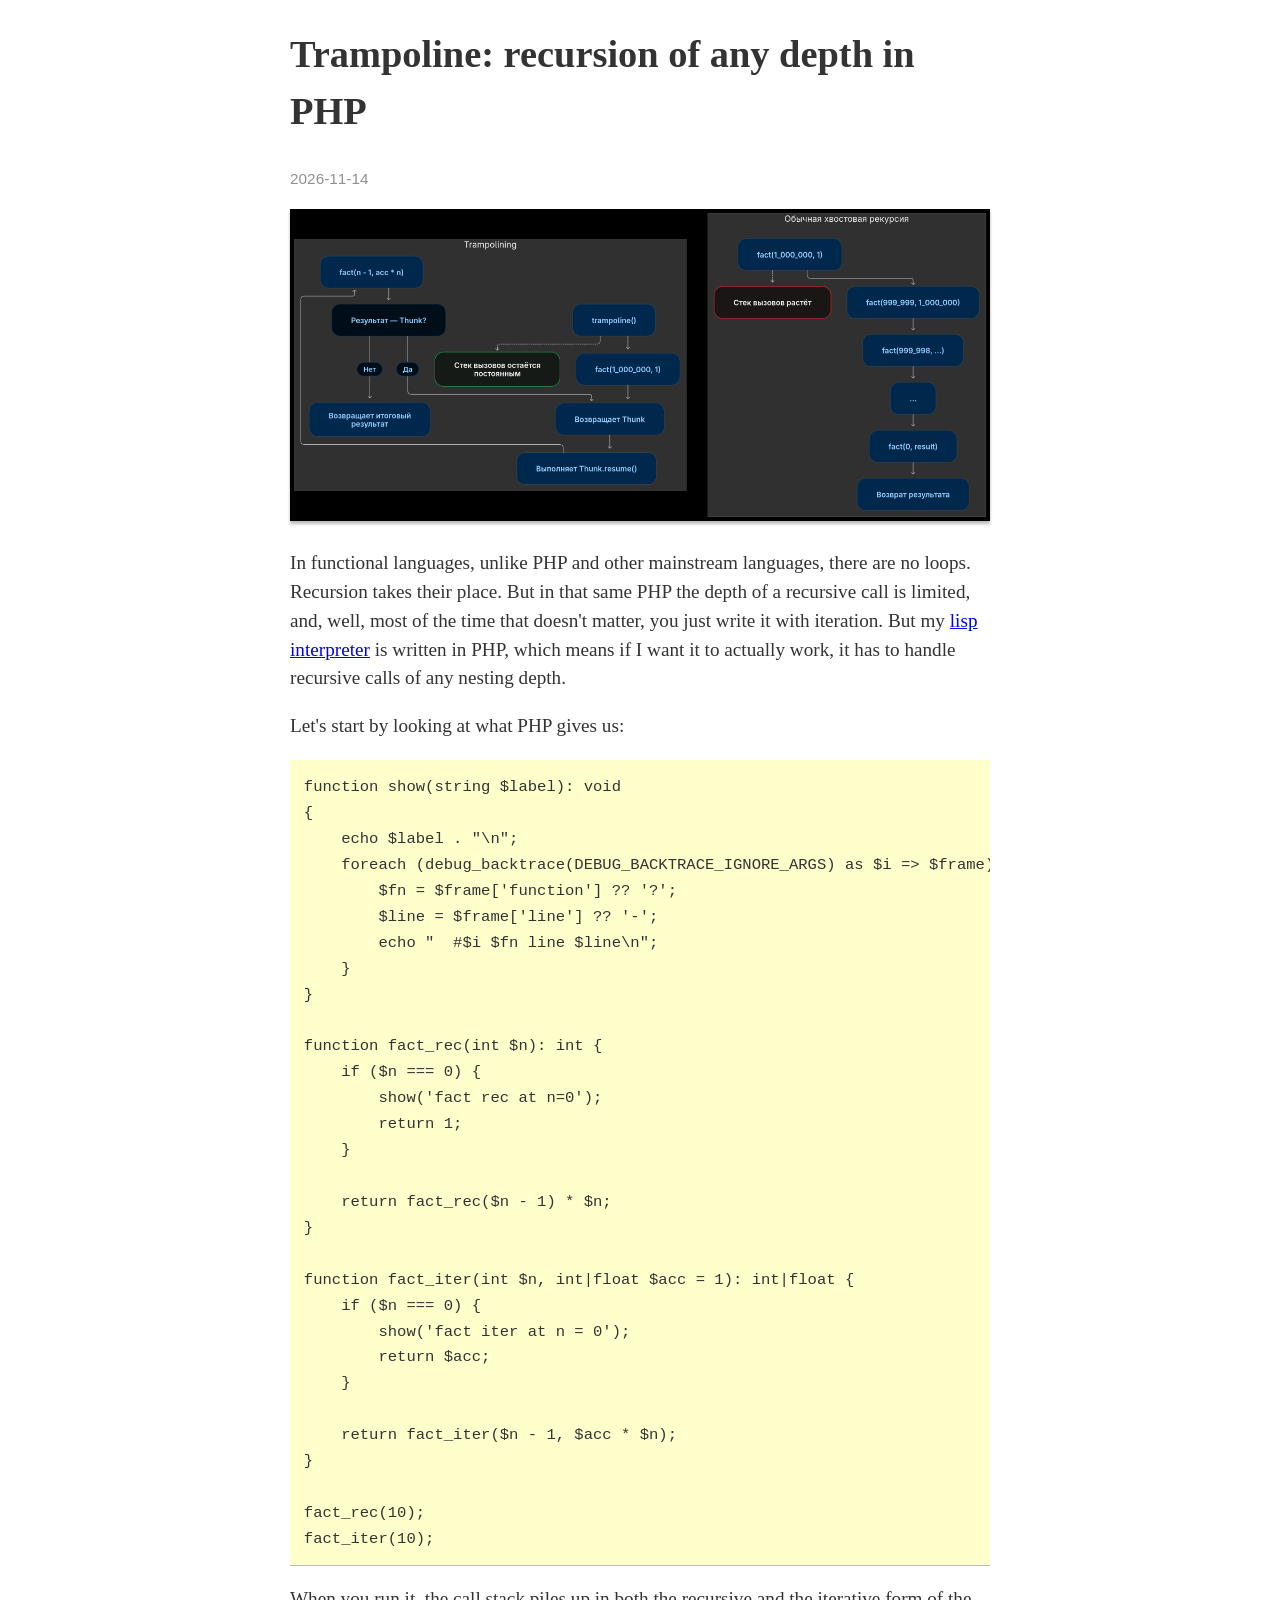
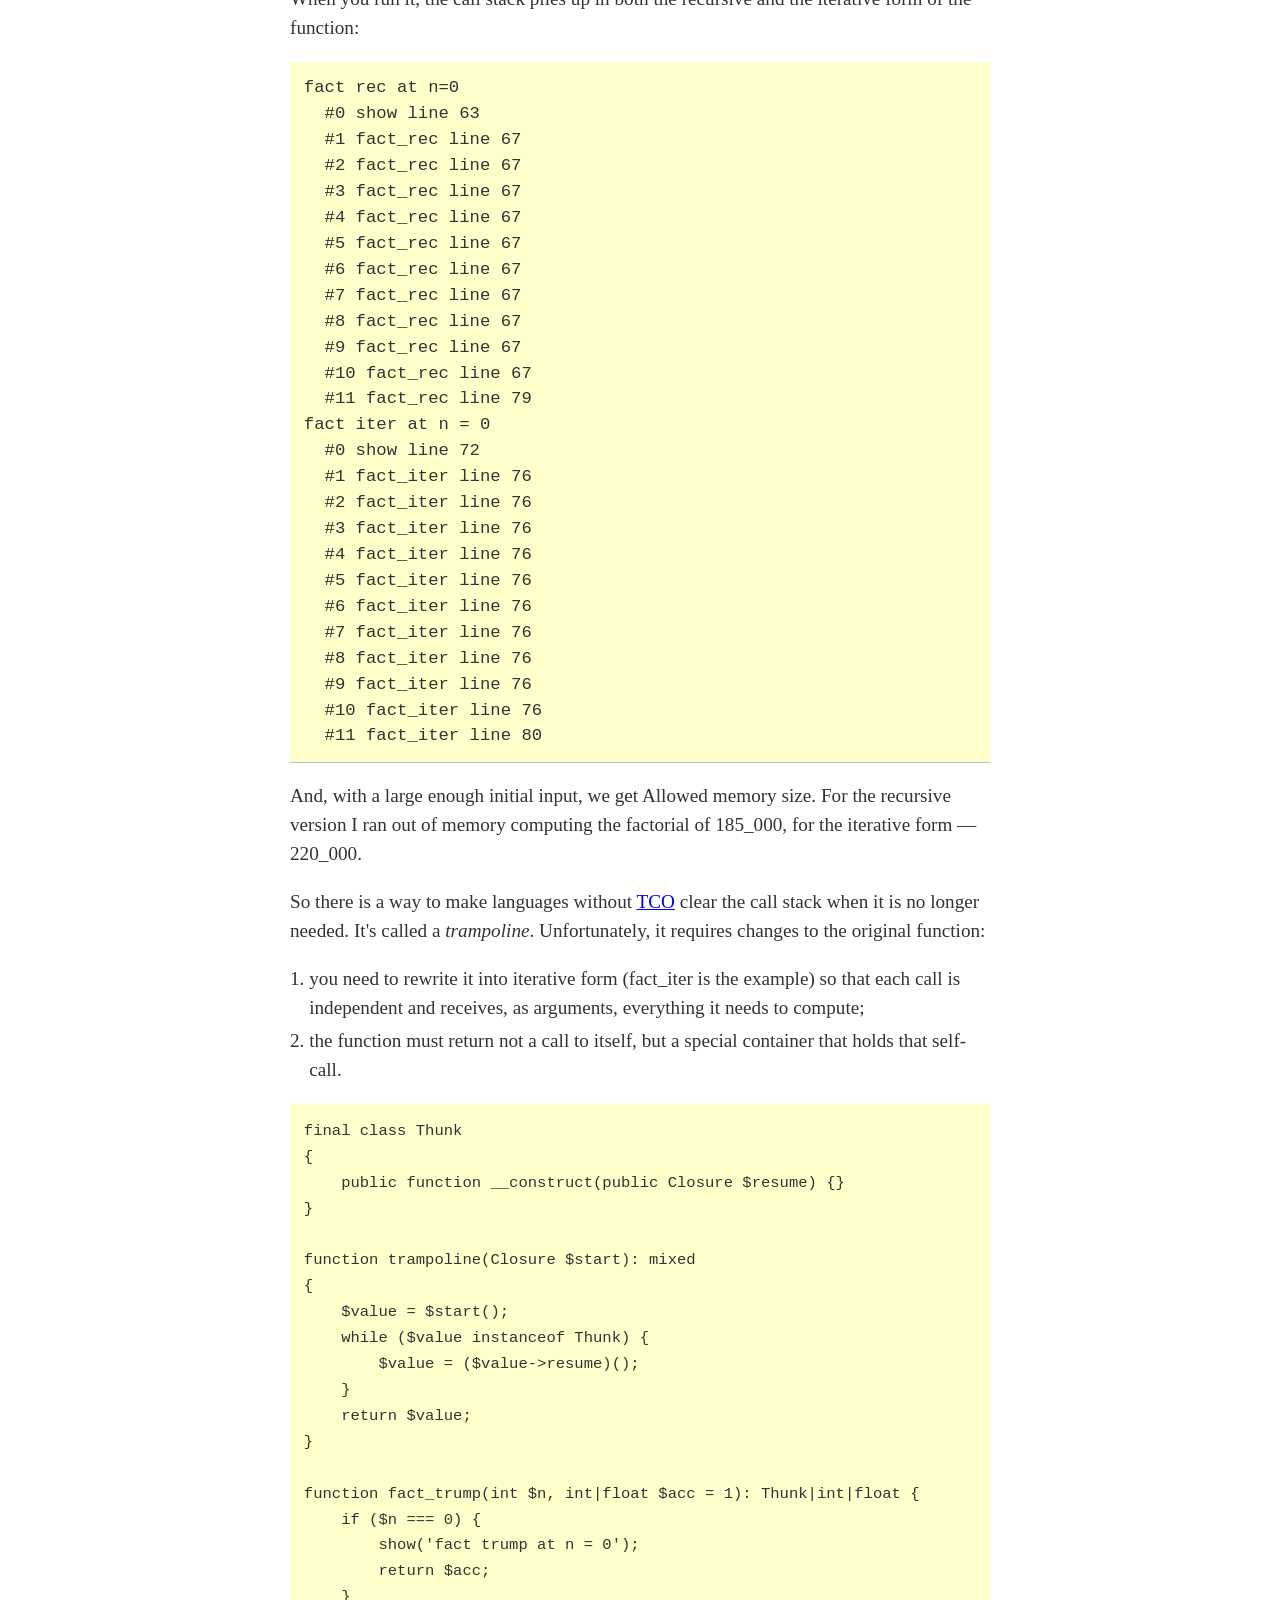
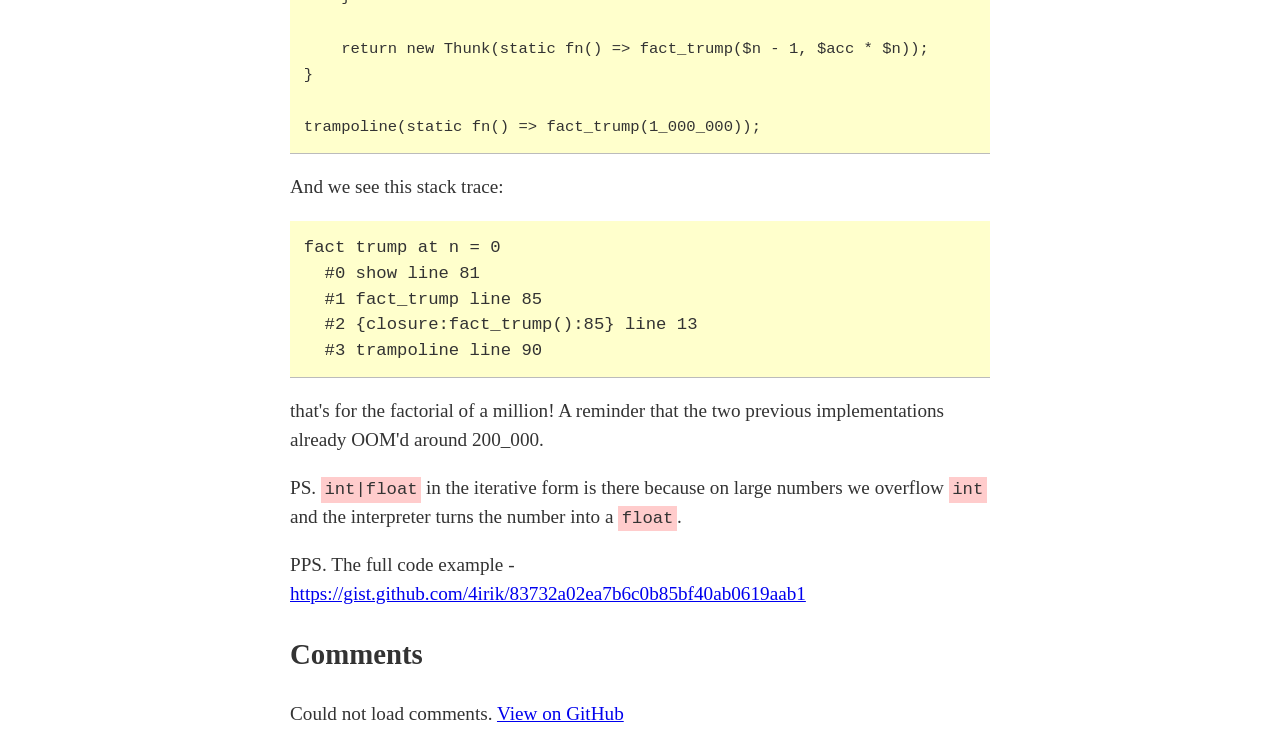
<file: docs/post/trampoline.en.html>
<!DOCTYPE html>
<html xmlns="http://www.w3.org/1999/xhtml" lang="en" xml:lang="en">
  <head>
    <meta charset="utf-8" />
    <meta name="generator" content="pandoc 3.11" />
    <meta name="viewport" content="width=device-width, initial-scale=1.0, user-scalable=yes" />
    <title>Trampoline: recursion of any depth in PHP</title>
    <link rel="stylesheet" href="../style.css" />
    <link rel="describedby" href="https://4irik.github.io/log/llms.txt"><link rel="alternate" type="text/markdown" href="https://4irik.github.io/log/post/trampoline.en.md">
  </head>
  <body>
    <h1 id="trampoline-recursion-of-any-depth-in-php">Trampoline: recursion
      of any depth in PHP</h1>
    <p class="date">2026-11-14</p>

    <p><img src="../assets/trampoline/mermaid-diagram.png"
            alt="Ordinary tail recursion versus a trampoline: the call stack grows or stays flat" /></p>
    <p>In functional languages, unlike PHP and other mainstream languages,
      there are no loops. Recursion takes their place. But in that same PHP
      the depth of a recursive call is limited, and, well, most of the time
      that doesn't matter, you just write it with iteration. But my <a
        href="https://github.com/4irik/lisphp">lisp interpreter</a> is written
      in PHP, which means if I want it to actually work, it has to handle
      recursive calls of any nesting depth.</p>
    <p>Let's start by looking at what PHP gives us:</p>
<pre class="php"><code>function show(string $label): void
{
    echo $label . "\n";
    foreach (debug_backtrace(DEBUG_BACKTRACE_IGNORE_ARGS) as $i => $frame) {
        $fn = $frame['function'] ?? '?';
        $line = $frame['line'] ?? '-';
        echo "  #$i $fn line $line\n";
    }
}

function fact_rec(int $n): int {
    if ($n === 0) {
        show('fact rec at n=0');
        return 1;
    }

    return fact_rec($n - 1) * $n;
}

function fact_iter(int $n, int|float $acc = 1): int|float {
    if ($n === 0) {
        show('fact iter at n = 0');
        return $acc;
    }

    return fact_iter($n - 1, $acc * $n);
}

fact_rec(10);
fact_iter(10);</code></pre>
    <p>When you run it, the call stack piles up in both the recursive and
      the iterative form of the function:</p>
<pre class="out"><samp>fact rec at n=0
  #0 show line 63
  #1 fact_rec line 67
  #2 fact_rec line 67
  #3 fact_rec line 67
  #4 fact_rec line 67
  #5 fact_rec line 67
  #6 fact_rec line 67
  #7 fact_rec line 67
  #8 fact_rec line 67
  #9 fact_rec line 67
  #10 fact_rec line 67
  #11 fact_rec line 79
fact iter at n = 0
  #0 show line 72
  #1 fact_iter line 76
  #2 fact_iter line 76
  #3 fact_iter line 76
  #4 fact_iter line 76
  #5 fact_iter line 76
  #6 fact_iter line 76
  #7 fact_iter line 76
  #8 fact_iter line 76
  #9 fact_iter line 76
  #10 fact_iter line 76
  #11 fact_iter line 80</samp></pre>
    <p>And, with a large enough initial input, we get Allowed memory size.
      For the recursive version I ran out of memory computing the factorial of
      185_000, for the iterative form — 220_000.</p>
    <p>So there is a way to make languages without <a
      href="https://en.wikipedia.org/wiki/Tail_call">TCO</a> clear the call
      stack when it is no longer needed. It's called a <em>trampoline</em>.
      Unfortunately, it requires changes to the original function:</p>
    <ol type="1">
      <li>you need to rewrite it into iterative form (fact_iter is the
        example) so that each call is independent and receives, as arguments,
        everything it needs to compute;</li>
      <li>the function must return not a call to itself, but a special
        container that holds that self-call.</li>
    </ol>
<pre class="php"><code>final class Thunk
{
    public function __construct(public Closure $resume) {}
}

function trampoline(Closure $start): mixed
{
    $value = $start();
    while ($value instanceof Thunk) {
        $value = ($value->resume)();
    }
    return $value;
}

function fact_trump(int $n, int|float $acc = 1): Thunk|int|float {
    if ($n === 0) {
        show('fact trump at n = 0');
        return $acc;
    }

    return new Thunk(static fn() => fact_trump($n - 1, $acc * $n));
}

trampoline(static fn() => fact_trump(1_000_000));</code></pre>
    <p>And we see this stack trace:</p>
<pre class="out"><samp>fact trump at n = 0
  #0 show line 81
  #1 fact_trump line 85
  #2 {closure:fact_trump():85} line 13
  #3 trampoline line 90</samp></pre>
    <p>that's for the factorial of a million! A reminder that the two
      previous implementations already OOM'd around 200_000.</p>
    <p>PS. <code>int|float</code> in the iterative form is there because on
      large numbers we overflow <code>int</code> and the interpreter turns the
      number into a <code>float</code>.</p>
    <p>PPS. The full code example - <a
      href="https://gist.github.com/4irik/83732a02ea7b6c0b85bf40ab0619aab1">https://gist.github.com/4irik/83732a02ea7b6c0b85bf40ab0619aab1</a></p>
    <section id="comments">
      <h2>Comments</h2>
      <p><a href="https://github.com/4irik/log/issues">Comments on GitHub</a></p>
    </section>
    <script src="../comments.js"></script>
  </body>
</html>
</file>
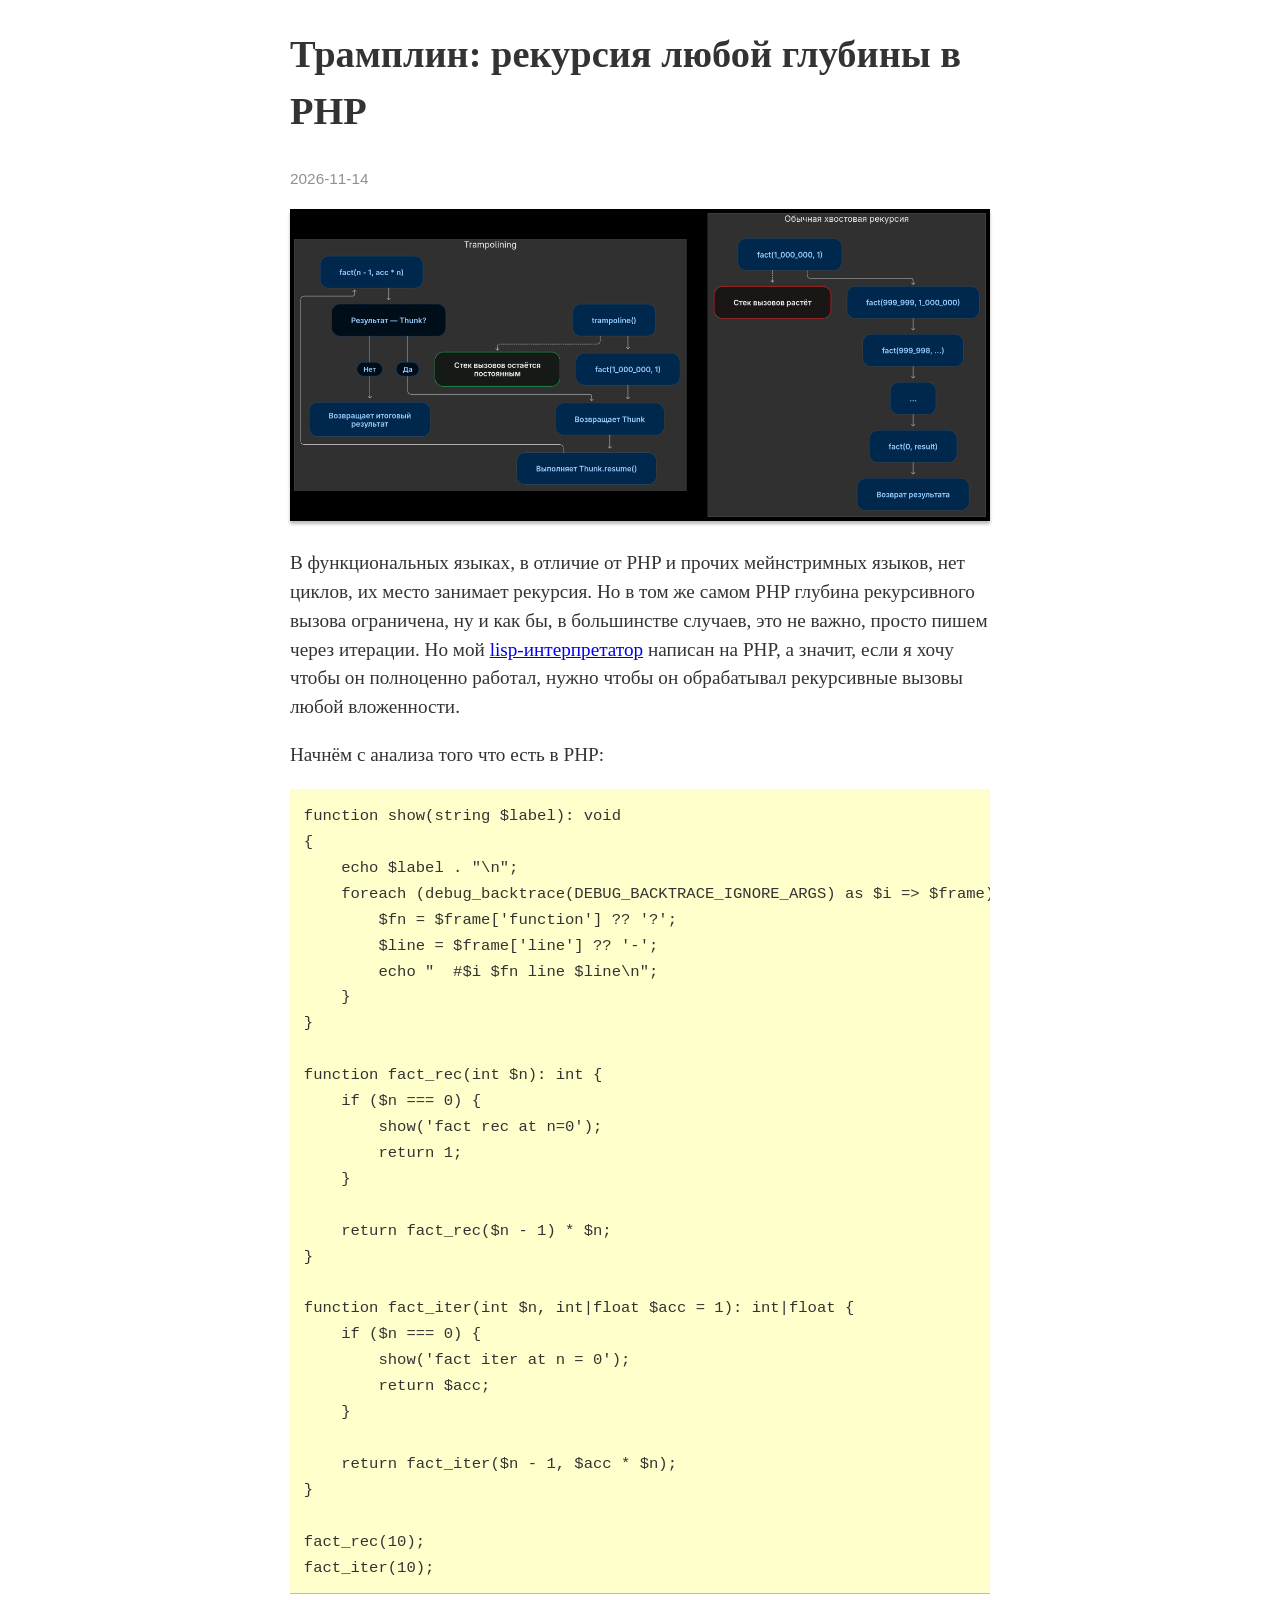
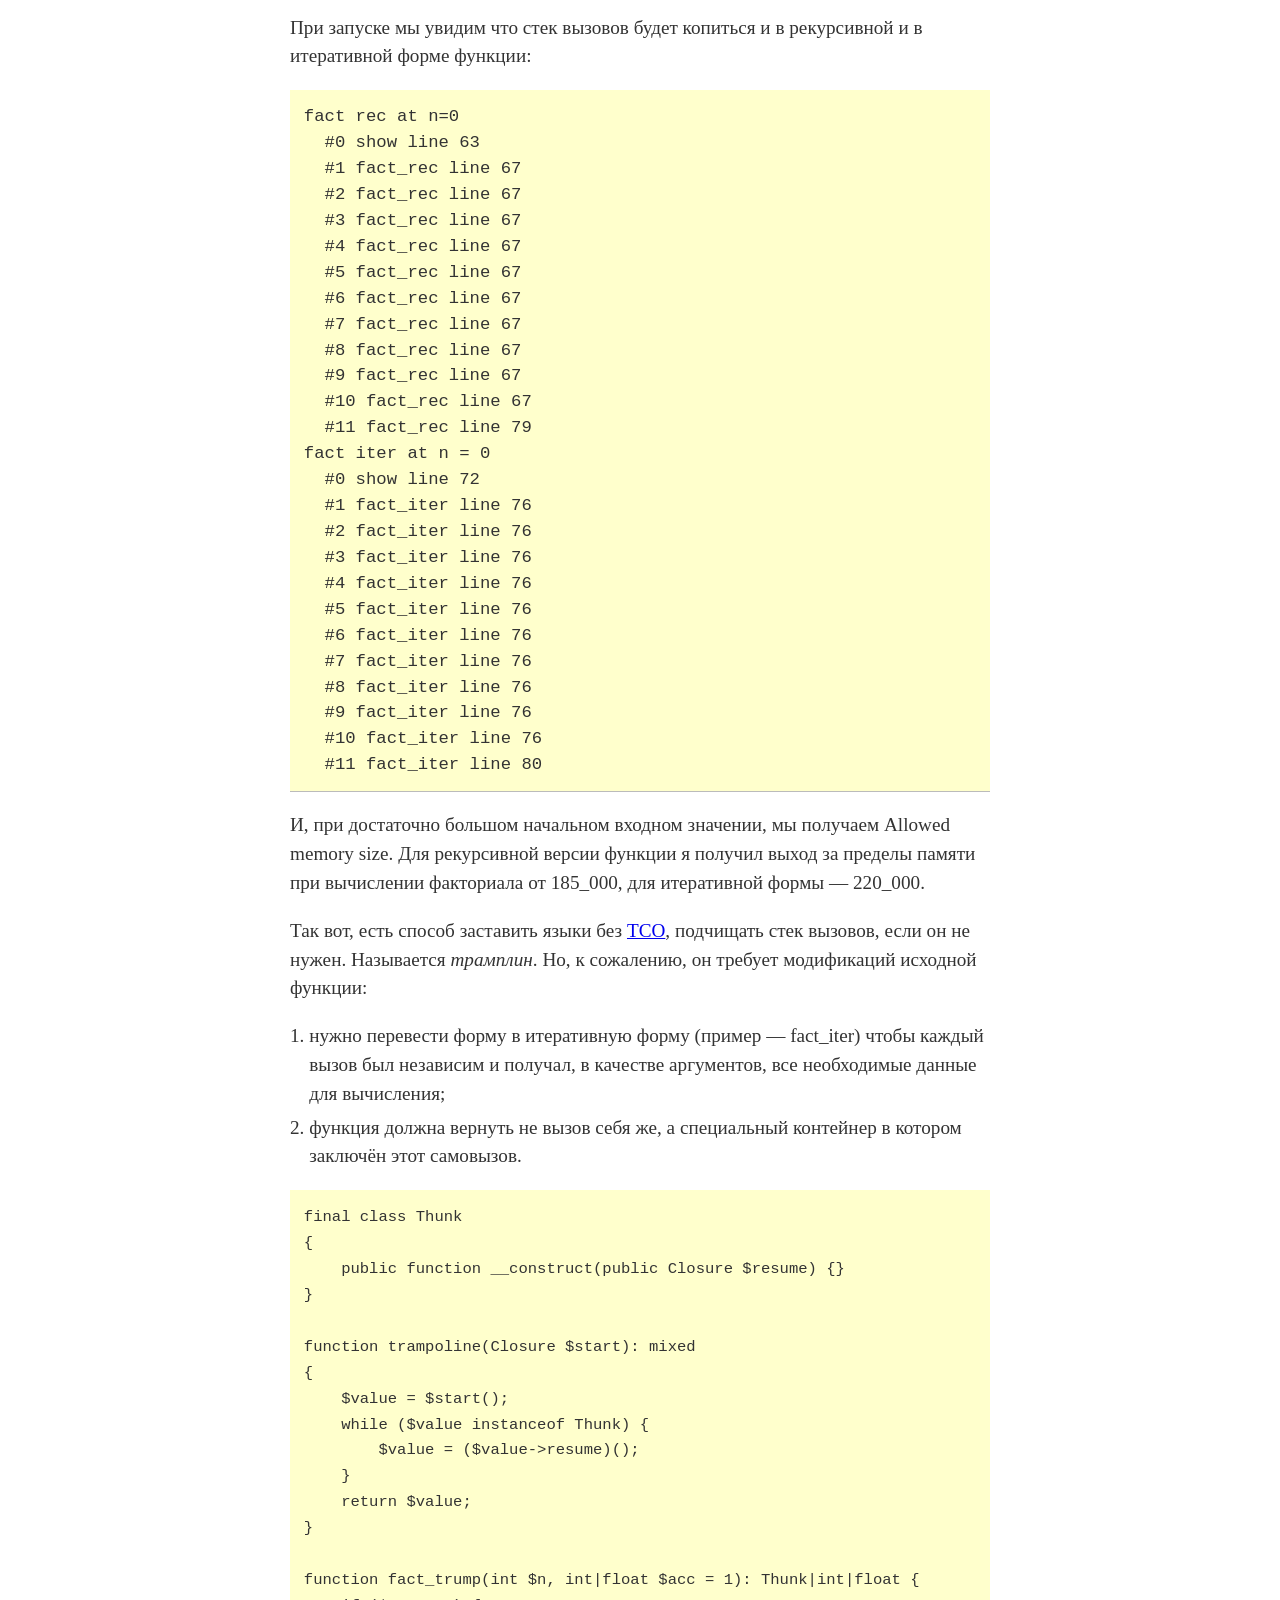
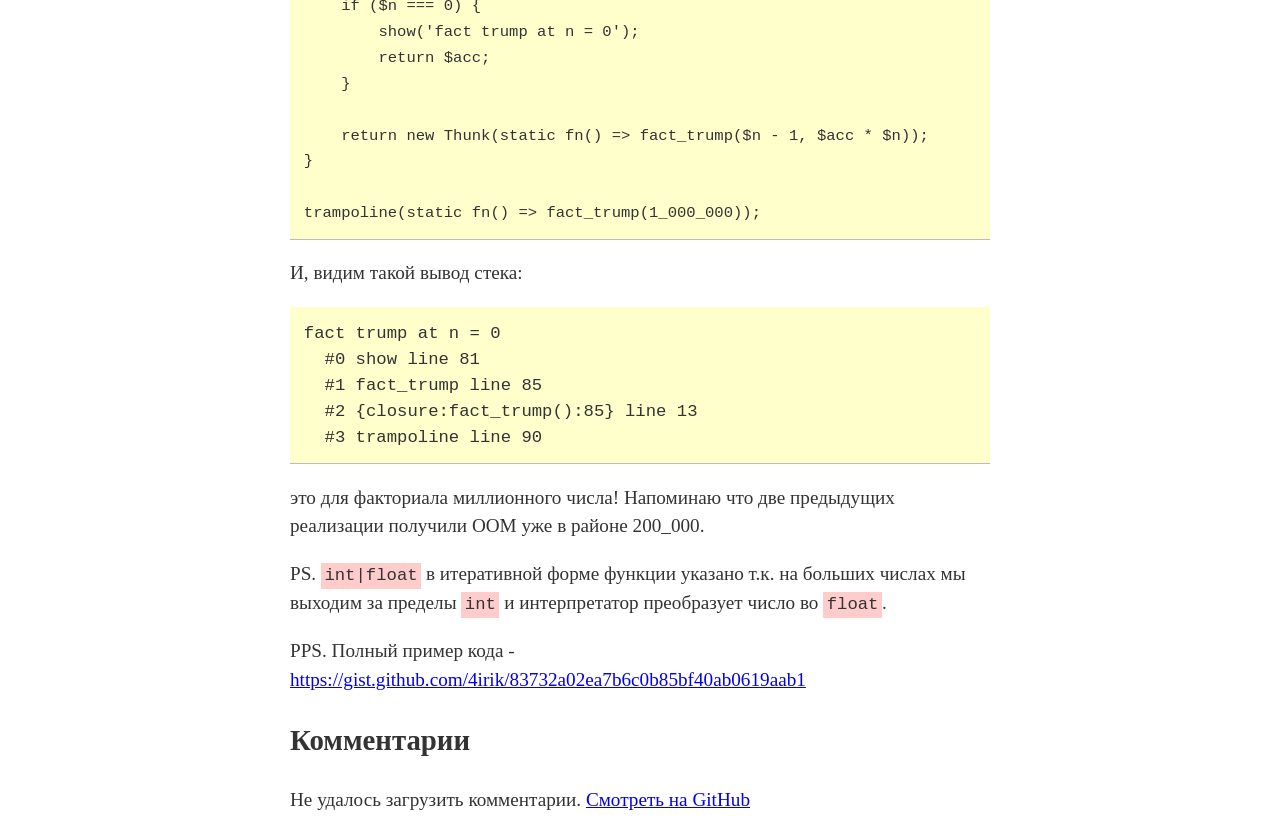
<file: docs/post/trampoline.html>
<!DOCTYPE html>
<html xmlns="http://www.w3.org/1999/xhtml" lang="ru" xml:lang="ru">
  <head>
    <meta charset="utf-8" />
    <meta name="generator" content="pandoc 3.11" />
    <meta name="viewport" content="width=device-width, initial-scale=1.0, user-scalable=yes" />
    <title>Трамплин: рекурсия любой глубины в PHP</title>
    <link rel="stylesheet" href="../style.css" />
    <link rel="describedby" href="https://4irik.github.io/log/llms.txt"><link rel="alternate" type="text/markdown" href="https://4irik.github.io/log/post/trampoline.md">
  </head>
  <body>
    <h1 id="трамплин-рекурсия-любой-глубины-в-php">Трамплин: рекурсия любой
      глубины в PHP</h1>
    <p class="date">2026-11-14</p>

    <p><img src="../assets/trampoline/mermaid-diagram.png"
            alt="Обычная хвостовая рекурсия и трамплин: стек растёт или остаётся постоянным" /></p>
    <p>В функциональных языках, в отличие от PHP и прочих мейнстримных
      языков, нет циклов, их место занимает рекурсия. Но в том же самом PHP
      глубина рекурсивного вызова ограничена, ну и как бы, в большинстве
      случаев, это не важно, просто пишем через итерации. Но мой <a
        href="https://github.com/4irik/lisphp">lisp-интерпретатор</a> написан на
      PHP, а значит, если я хочу чтобы он полноценно работал, нужно чтобы он
      обрабатывал рекурсивные вызовы любой вложенности.</p>
    <p>Начнём с анализа того что есть в PHP:</p>
<pre class="php"><code>function show(string $label): void
{
    echo $label . "\n";
    foreach (debug_backtrace(DEBUG_BACKTRACE_IGNORE_ARGS) as $i => $frame) {
        $fn = $frame['function'] ?? '?';
        $line = $frame['line'] ?? '-';
        echo "  #$i $fn line $line\n";
    }
}

function fact_rec(int $n): int {
    if ($n === 0) {
        show('fact rec at n=0');
        return 1;
    }

    return fact_rec($n - 1) * $n;
}

function fact_iter(int $n, int|float $acc = 1): int|float {
    if ($n === 0) {
        show('fact iter at n = 0');
        return $acc;
    }

    return fact_iter($n - 1, $acc * $n);
}

fact_rec(10);
fact_iter(10);</code></pre>
    <p>При запуске мы увидим что стек вызовов будет копиться и в рекурсивной
      и в итеративной форме функции:</p>
<pre class="out"><samp>fact rec at n=0
  #0 show line 63
  #1 fact_rec line 67
  #2 fact_rec line 67
  #3 fact_rec line 67
  #4 fact_rec line 67
  #5 fact_rec line 67
  #6 fact_rec line 67
  #7 fact_rec line 67
  #8 fact_rec line 67
  #9 fact_rec line 67
  #10 fact_rec line 67
  #11 fact_rec line 79
fact iter at n = 0
  #0 show line 72
  #1 fact_iter line 76
  #2 fact_iter line 76
  #3 fact_iter line 76
  #4 fact_iter line 76
  #5 fact_iter line 76
  #6 fact_iter line 76
  #7 fact_iter line 76
  #8 fact_iter line 76
  #9 fact_iter line 76
  #10 fact_iter line 76
  #11 fact_iter line 80</samp></pre>
    <p>И, при достаточно большом начальном входном значении, мы получаем
      Allowed memory size. Для рекурсивной версии функции я получил выход за
      пределы памяти при вычислении факториала от 185_000, для итеративной
      формы — 220_000.</p>
    <p>Так вот, есть способ заставить языки без <a
      href="https://en.wikipedia.org/wiki/Tail_call">TCO</a>, подчищать стек
      вызовов, если он не нужен. Называется <em>трамплин</em>. Но, к
      сожалению, он требует модификаций исходной функции:</p>
    <ol type="1">
      <li>нужно перевести форму в итеративную форму (пример — fact_iter) чтобы
        каждый вызов был независим и получал, в качестве аргументов, все
        необходимые данные для вычисления;</li>
      <li>функция должна вернуть не вызов себя же, а специальный контейнер в
        котором заключён этот самовызов.</li>
    </ol>
<pre class="php"><code>final class Thunk
{
    public function __construct(public Closure $resume) {}
}

function trampoline(Closure $start): mixed
{
    $value = $start();
    while ($value instanceof Thunk) {
        $value = ($value->resume)();
    }
    return $value;
}

function fact_trump(int $n, int|float $acc = 1): Thunk|int|float {
    if ($n === 0) {
        show('fact trump at n = 0');
        return $acc;
    }

    return new Thunk(static fn() => fact_trump($n - 1, $acc * $n));
}

trampoline(static fn() => fact_trump(1_000_000));</code></pre>
    <p>И, видим такой вывод стека:</p>
<pre class="out"><samp>fact trump at n = 0
  #0 show line 81
  #1 fact_trump line 85
  #2 {closure:fact_trump():85} line 13
  #3 trampoline line 90</samp></pre>
    <p>это для факториала миллионного числа! Напоминаю что две предыдущих
      реализации получили OOM уже в районе 200_000.</p>
    <p>PS. <code>int|float</code> в итеративной форме функции указано т.к.
      на больших числах мы выходим за пределы <code>int</code> и интерпретатор
      преобразует число во <code>float</code>.</p>
    <p>PPS. Полный пример кода - <a
      href="https://gist.github.com/4irik/83732a02ea7b6c0b85bf40ab0619aab1">https://gist.github.com/4irik/83732a02ea7b6c0b85bf40ab0619aab1</a></p>
    <section id="comments">
      <h2>Комментарии</h2>
      <p><a href="https://github.com/4irik/log/issues">Комментарии на GitHub</a></p>
    </section>
    <script src="../comments.js"></script>
  </body>
</html>
</file>
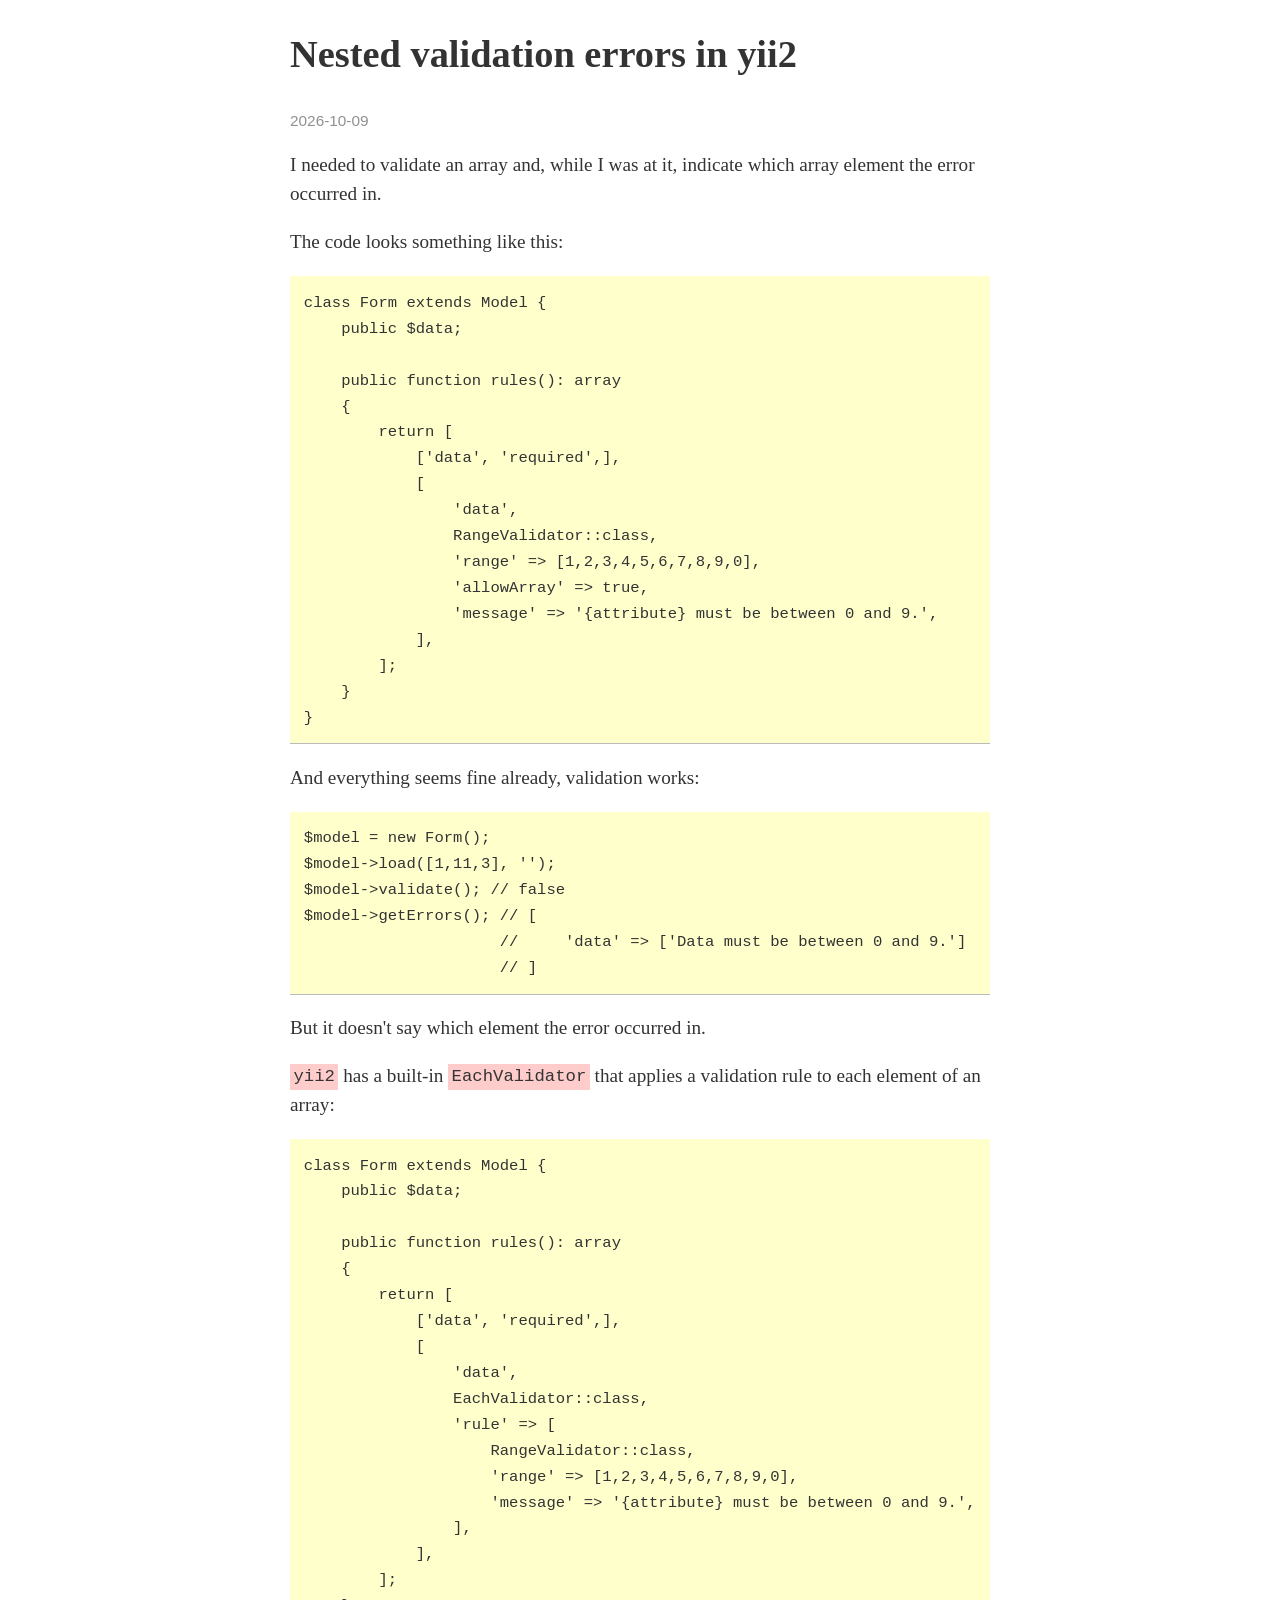
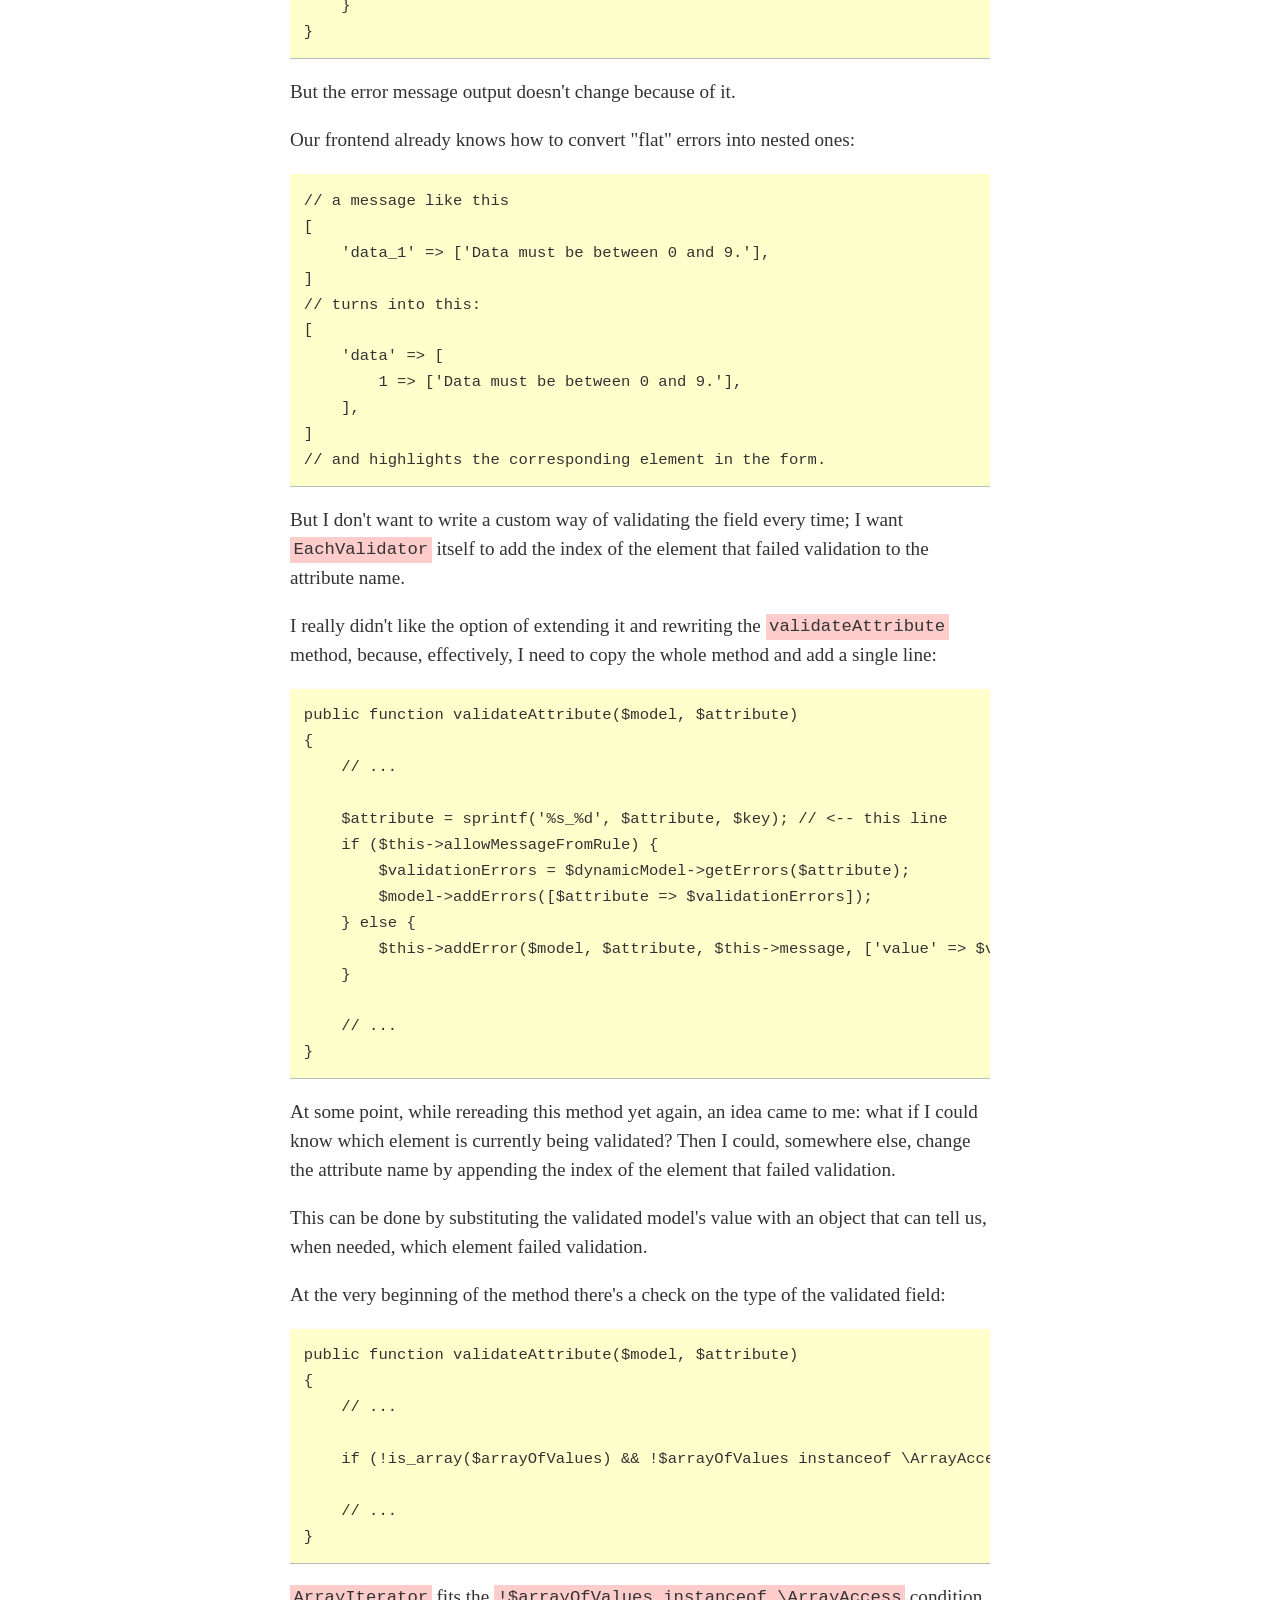
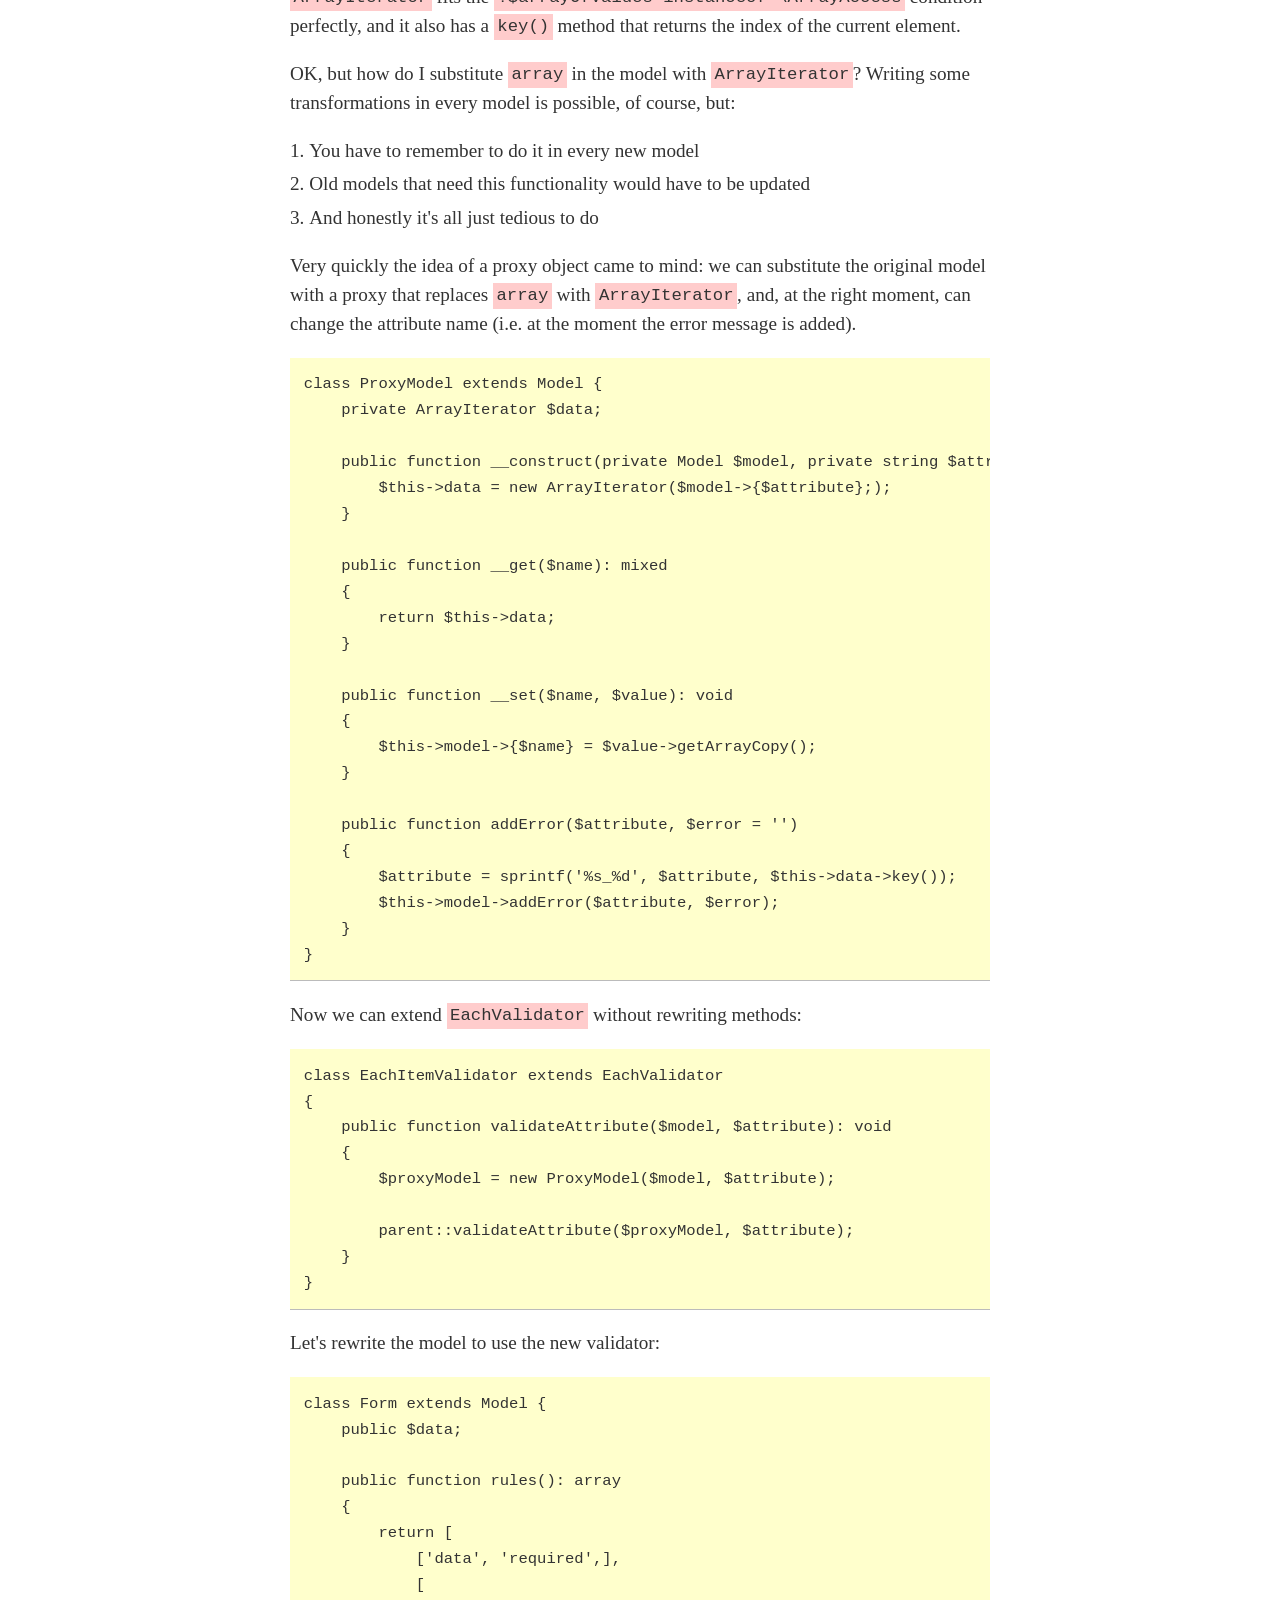
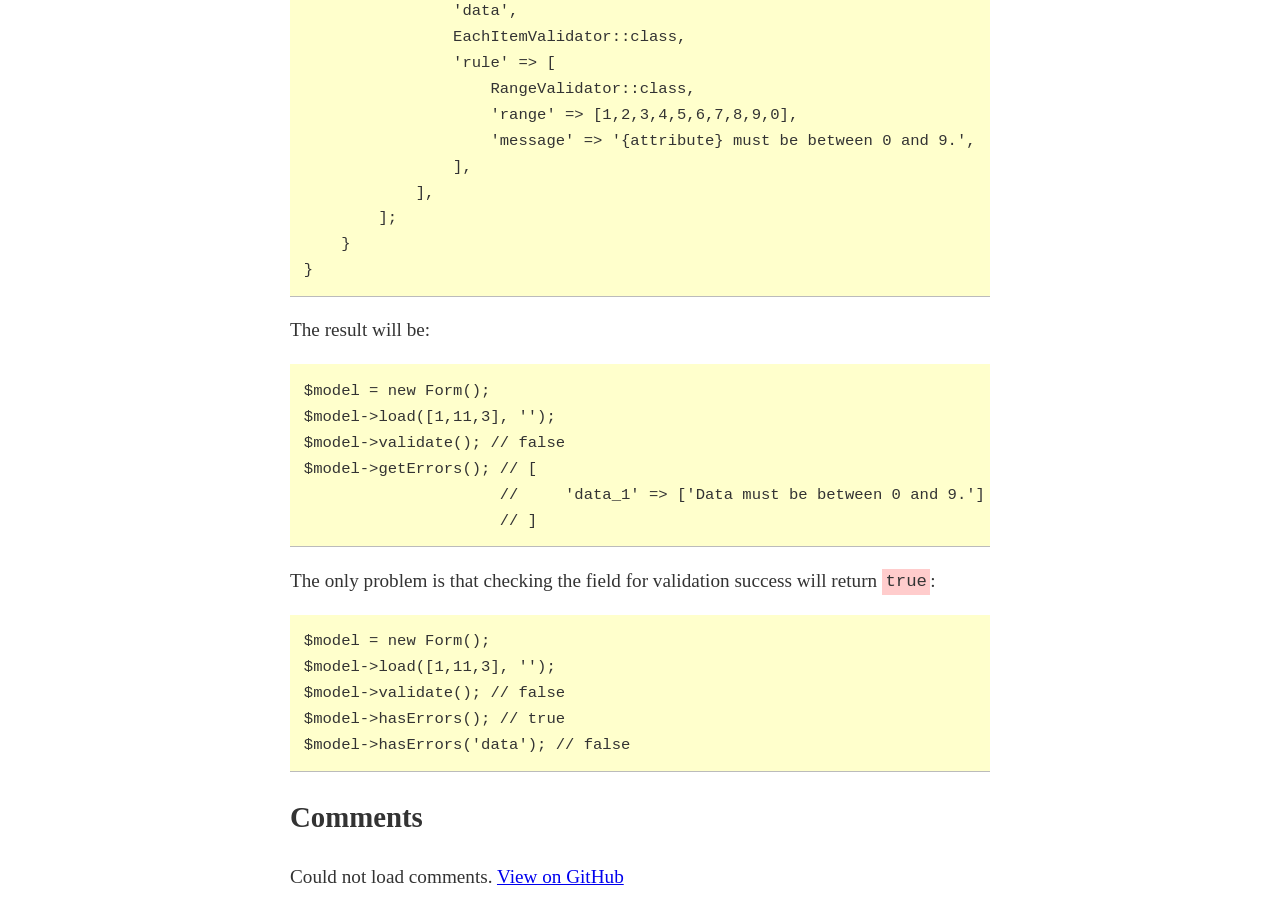
<file: docs/post/yii2-model-nested-errors.en.html>
<!DOCTYPE html>
<html xmlns="http://www.w3.org/1999/xhtml" lang="en" xml:lang="en">
  <head>
    <meta charset="utf-8" />
    <meta name="generator" content="pandoc 3.11" />
    <meta name="viewport" content="width=device-width, initial-scale=1.0, user-scalable=yes" />
    <title>Nested validation errors in yii2</title>
    <link rel="stylesheet" href="../style.css" />
    <link rel="describedby" href="https://4irik.github.io/log/llms.txt"><link rel="alternate" type="text/markdown" href="https://4irik.github.io/log/post/yii2-model-nested-errors.en.md">
  </head>
  <body>
    <h1 id="nested-validation-errors-in-yii2">Nested validation errors in
      yii2</h1>
    <p class="date">2026-10-09</p>

    <p>I needed to validate an array and, while I was at it, indicate which
      array element the error occurred in.</p>
    <p>The code looks something like this:</p>
<pre class="php"><code>class Form extends Model {
    public $data;

    public function rules(): array
    {
        return [
            ['data', 'required',],
            [
                'data',
                RangeValidator::class,
                'range' => [1,2,3,4,5,6,7,8,9,0],
                'allowArray' => true,
                'message' => '{attribute} must be between 0 and 9.',
            ],
        ];
    }
}</code></pre>
    <p>And everything seems fine already, validation works:</p>
<pre class="php"><code>$model = new Form();
$model->load([1,11,3], '');
$model->validate(); // false
$model->getErrors(); // [
                     //     'data' => ['Data must be between 0 and 9.']
                     // ]</code></pre>
    <p>But it doesn't say which element the error occurred in.</p>
    <p><code>yii2</code> has a built-in <code>EachValidator</code> that
      applies a validation rule to each element of an array:</p>
<pre class="php"><code>class Form extends Model {
    public $data;

    public function rules(): array
    {
        return [
            ['data', 'required',],
            [
                'data',
                EachValidator::class,
                'rule' => [
                    RangeValidator::class,
                    'range' => [1,2,3,4,5,6,7,8,9,0],
                    'message' => '{attribute} must be between 0 and 9.',
                ],
            ],
        ];
    }
}</code></pre>
    <p>But the error message output doesn't change because of it.</p>
    <p>Our frontend already knows how to convert "flat" errors into nested
      ones:</p>
<pre class="php"><code>// a message like this
[
    'data_1' => ['Data must be between 0 and 9.'],
]
// turns into this:
[
    'data' => [
        1 => ['Data must be between 0 and 9.'],
    ],
]
// and highlights the corresponding element in the form.</code></pre>
    <p>But I don't want to write a custom way of validating the field every
      time; I want <code>EachValidator</code> itself to add the index of the
      element that failed validation to the attribute name.</p>
    <p>I really didn't like the option of extending it and rewriting the
      <code>validateAttribute</code> method, because, effectively, I need to
      copy the whole method and add a single line:</p>
<pre class="php"><code>public function validateAttribute($model, $attribute)
{
    // ...

    $attribute = sprintf('%s_%d', $attribute, $key); // &lt;-- this line
    if ($this->allowMessageFromRule) {
        $validationErrors = $dynamicModel->getErrors($attribute);
        $model->addErrors([$attribute => $validationErrors]);
    } else {
        $this->addError($model, $attribute, $this->message, ['value' => $v]);
    }

    // ...
}</code></pre>
    <p>At some point, while rereading this method yet again, an idea came to
      me: what if I could know which element is currently being validated?
      Then I could, somewhere else, change the attribute name by appending the
      index of the element that failed validation.</p>
    <p>This can be done by substituting the validated model's value with an
      object that can tell us, when needed, which element failed
      validation.</p>
    <p>At the very beginning of the method there's a check on the type of
      the validated field:</p>
<pre class="php"><code>public function validateAttribute($model, $attribute)
{
    // ...

    if (!is_array($arrayOfValues) &amp;&amp; !$arrayOfValues instanceof \ArrayAccess)

    // ...
}</code></pre>
    <p><code>ArrayIterator</code> fits the
      <code>!$arrayOfValues instanceof \ArrayAccess</code> condition
      perfectly, and it also has a <code>key()</code> method that returns the
      index of the current element.</p>
    <p>OK, but how do I substitute <code>array</code> in the model with
      <code>ArrayIterator</code>? Writing some transformations in every model
      is possible, of course, but:</p>
    <ol type="1">
      <li>You have to remember to do it in every new model</li>
      <li>Old models that need this functionality would have to be
        updated</li>
      <li>And honestly it's all just tedious to do</li>
    </ol>
    <p>Very quickly the idea of a proxy object came to mind: we can
      substitute the original model with a proxy that replaces
      <code>array</code> with <code>ArrayIterator</code>, and, at the right
      moment, can change the attribute name (i.e. at the moment the error
      message is added).</p>
<pre class="php"><code>class ProxyModel extends Model {
    private ArrayIterator $data;

    public function __construct(private Model $model, private string $attribute, $config = []) {
        $this->data = new ArrayIterator($model->{$attribute};);
    }

    public function __get($name): mixed
    {
        return $this->data;
    }

    public function __set($name, $value): void
    {
        $this->model->{$name} = $value->getArrayCopy();
    }

    public function addError($attribute, $error = '')
    {
        $attribute = sprintf('%s_%d', $attribute, $this->data->key());
        $this->model->addError($attribute, $error);
    }
}</code></pre>
    <p>Now we can extend <code>EachValidator</code> without rewriting
      methods:</p>
<pre class="php"><code>class EachItemValidator extends EachValidator
{
    public function validateAttribute($model, $attribute): void
    {
        $proxyModel = new ProxyModel($model, $attribute);

        parent::validateAttribute($proxyModel, $attribute);
    }
}</code></pre>
    <p>Let's rewrite the model to use the new validator:</p>
<pre class="php"><code>class Form extends Model {
    public $data;

    public function rules(): array
    {
        return [
            ['data', 'required',],
            [
                'data',
                EachItemValidator::class,
                'rule' => [
                    RangeValidator::class,
                    'range' => [1,2,3,4,5,6,7,8,9,0],
                    'message' => '{attribute} must be between 0 and 9.',
                ],
            ],
        ];
    }
}</code></pre>
    <p>The result will be:</p>
<pre class="php"><code>$model = new Form();
$model->load([1,11,3], '');
$model->validate(); // false
$model->getErrors(); // [
                     //     'data_1' => ['Data must be between 0 and 9.']
                     // ]</code></pre>
    <p>The only problem is that checking the field for validation success
      will return <code>true</code>:</p>
<pre class="php"><code>$model = new Form();
$model->load([1,11,3], '');
$model->validate(); // false
$model->hasErrors(); // true
$model->hasErrors('data'); // false</code></pre>
    <section id="comments">
      <h2>Comments</h2>
      <p><a href="https://github.com/4irik/log/issues">Comments on GitHub</a></p>
    </section>
    <script src="../comments.js"></script>
  </body>
</html>
</file>
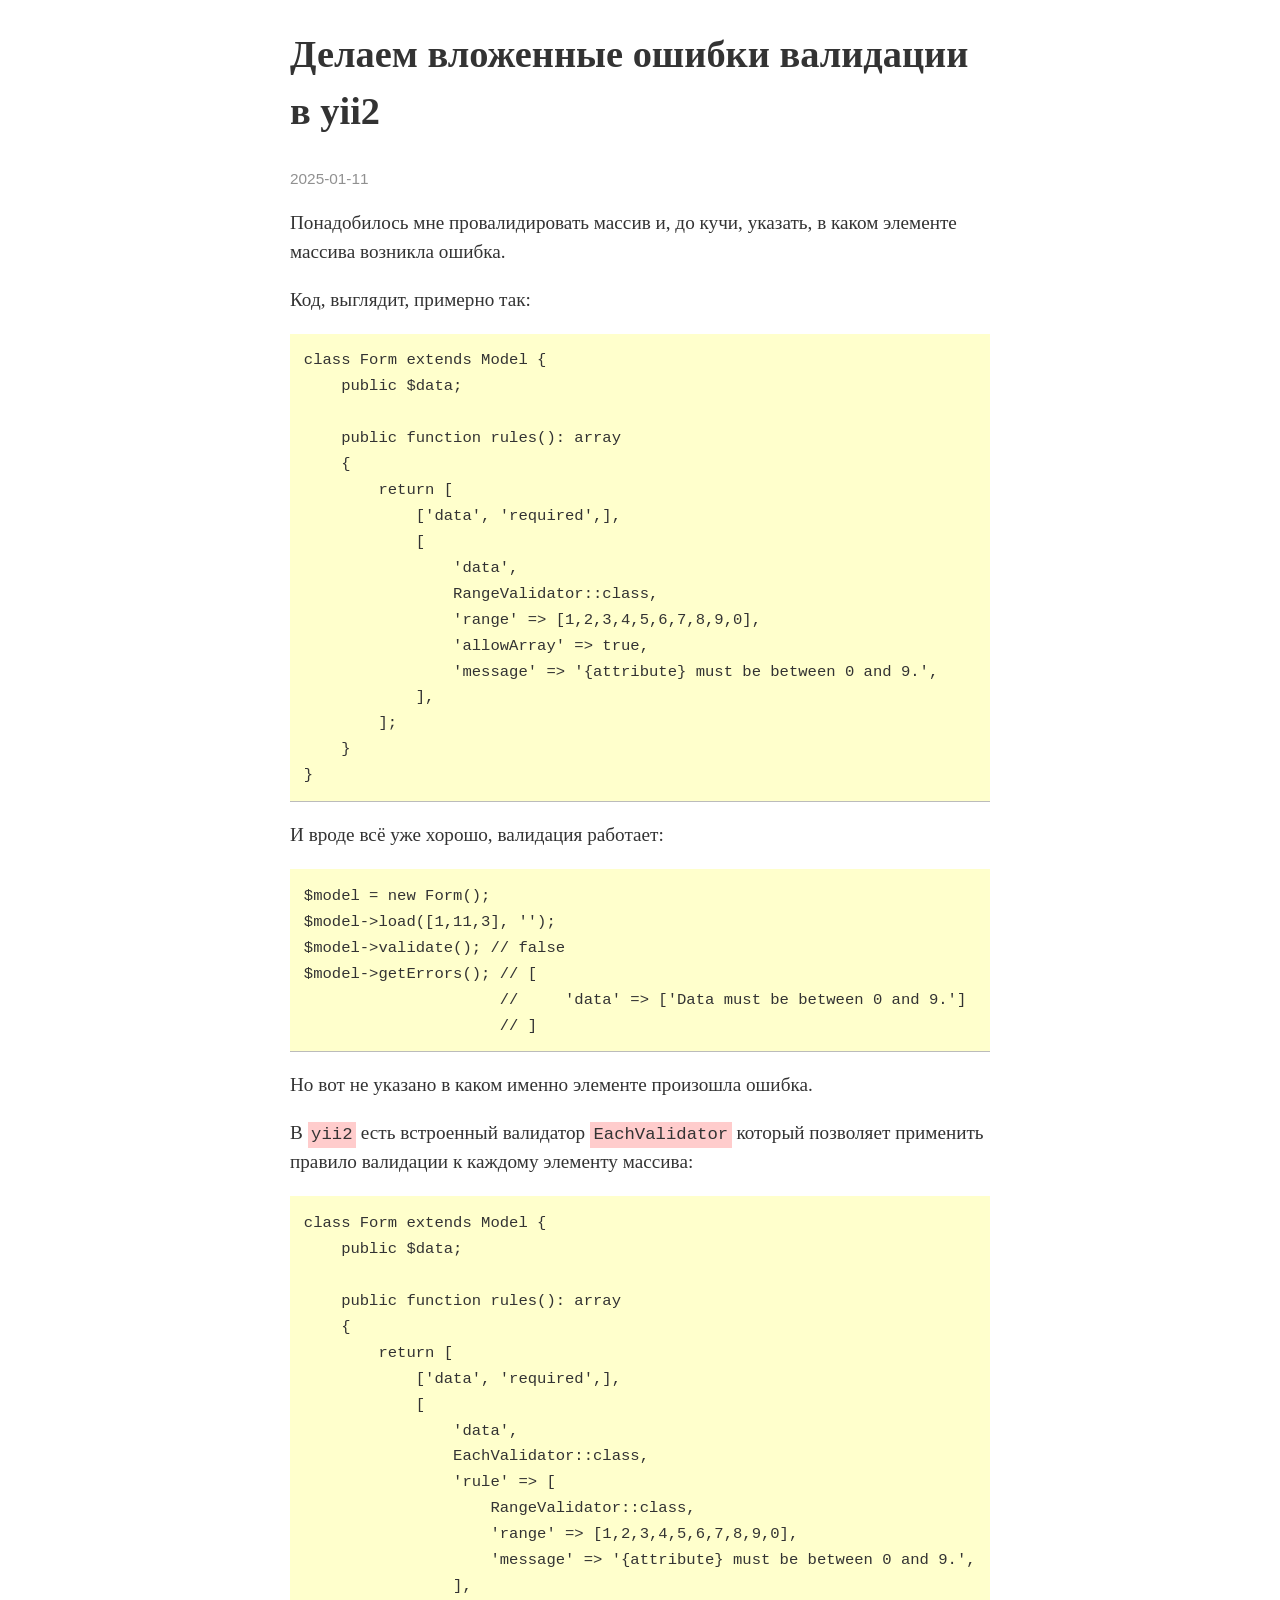
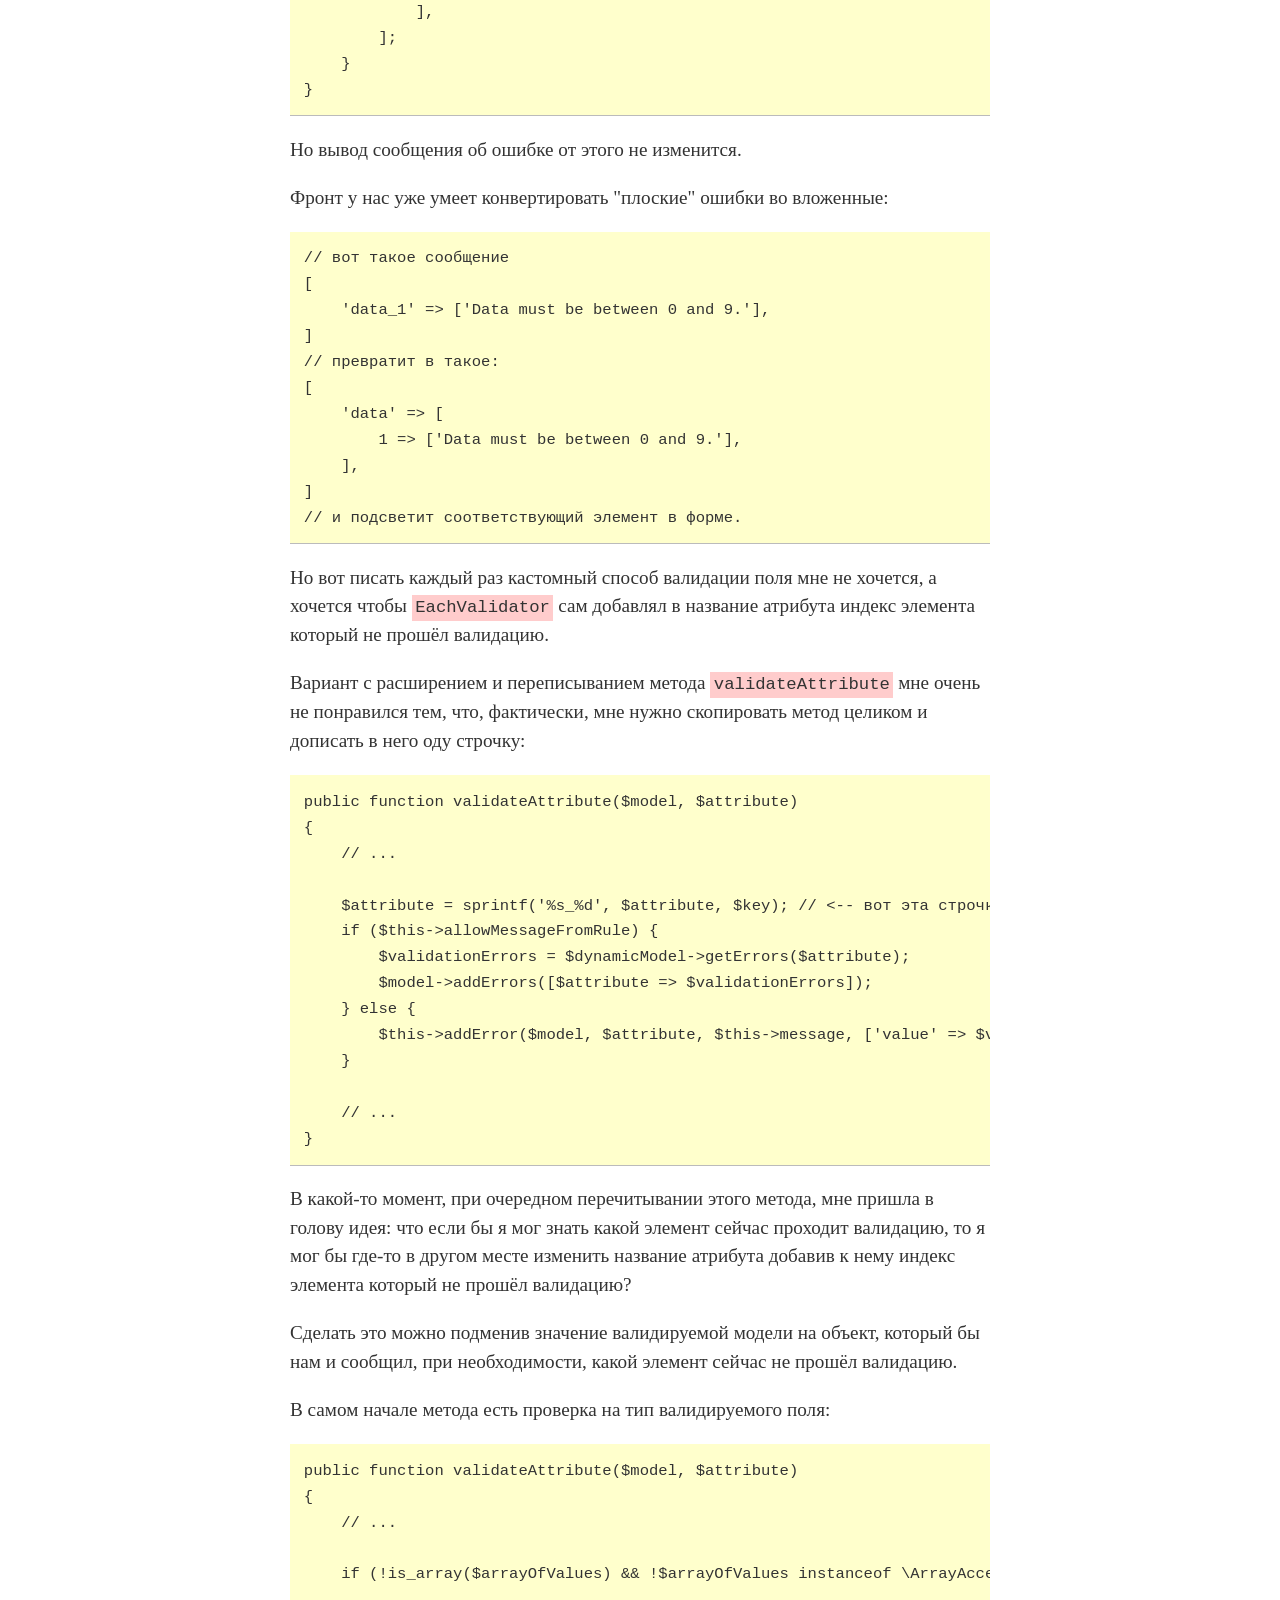
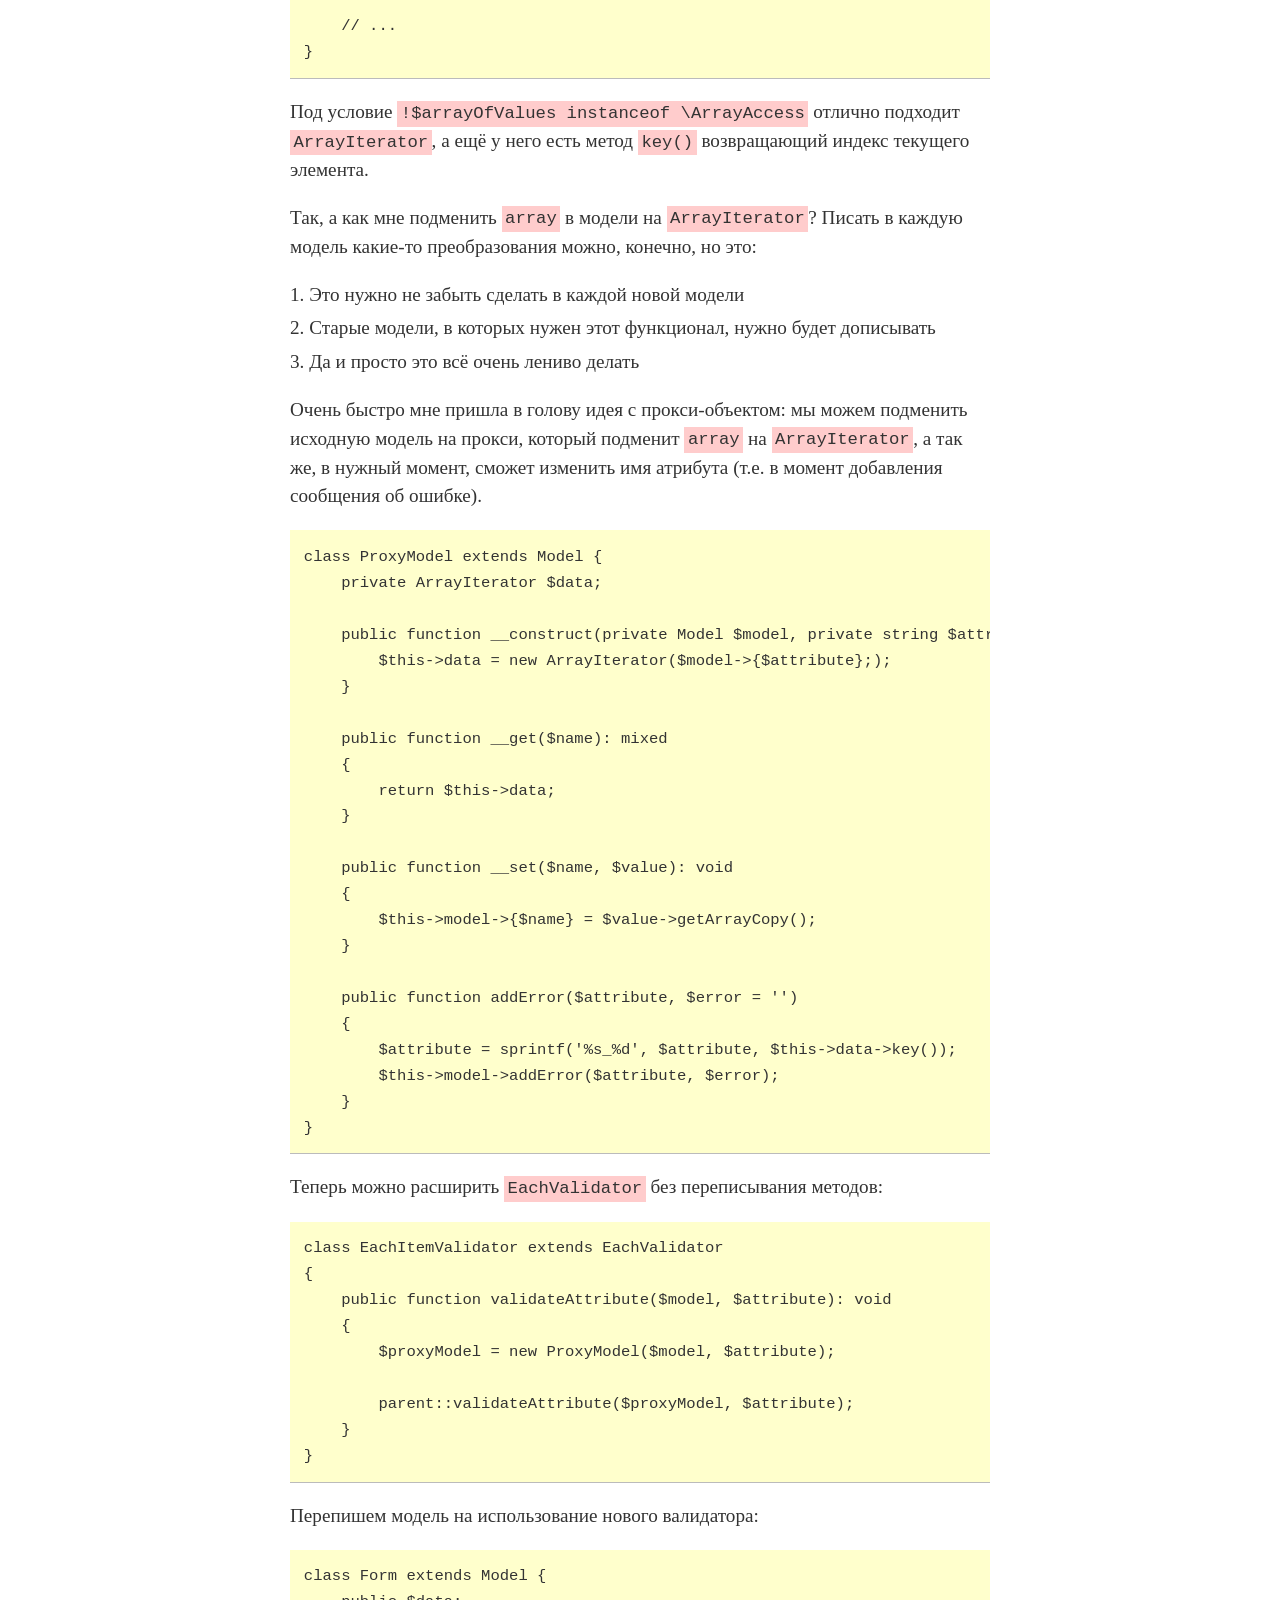
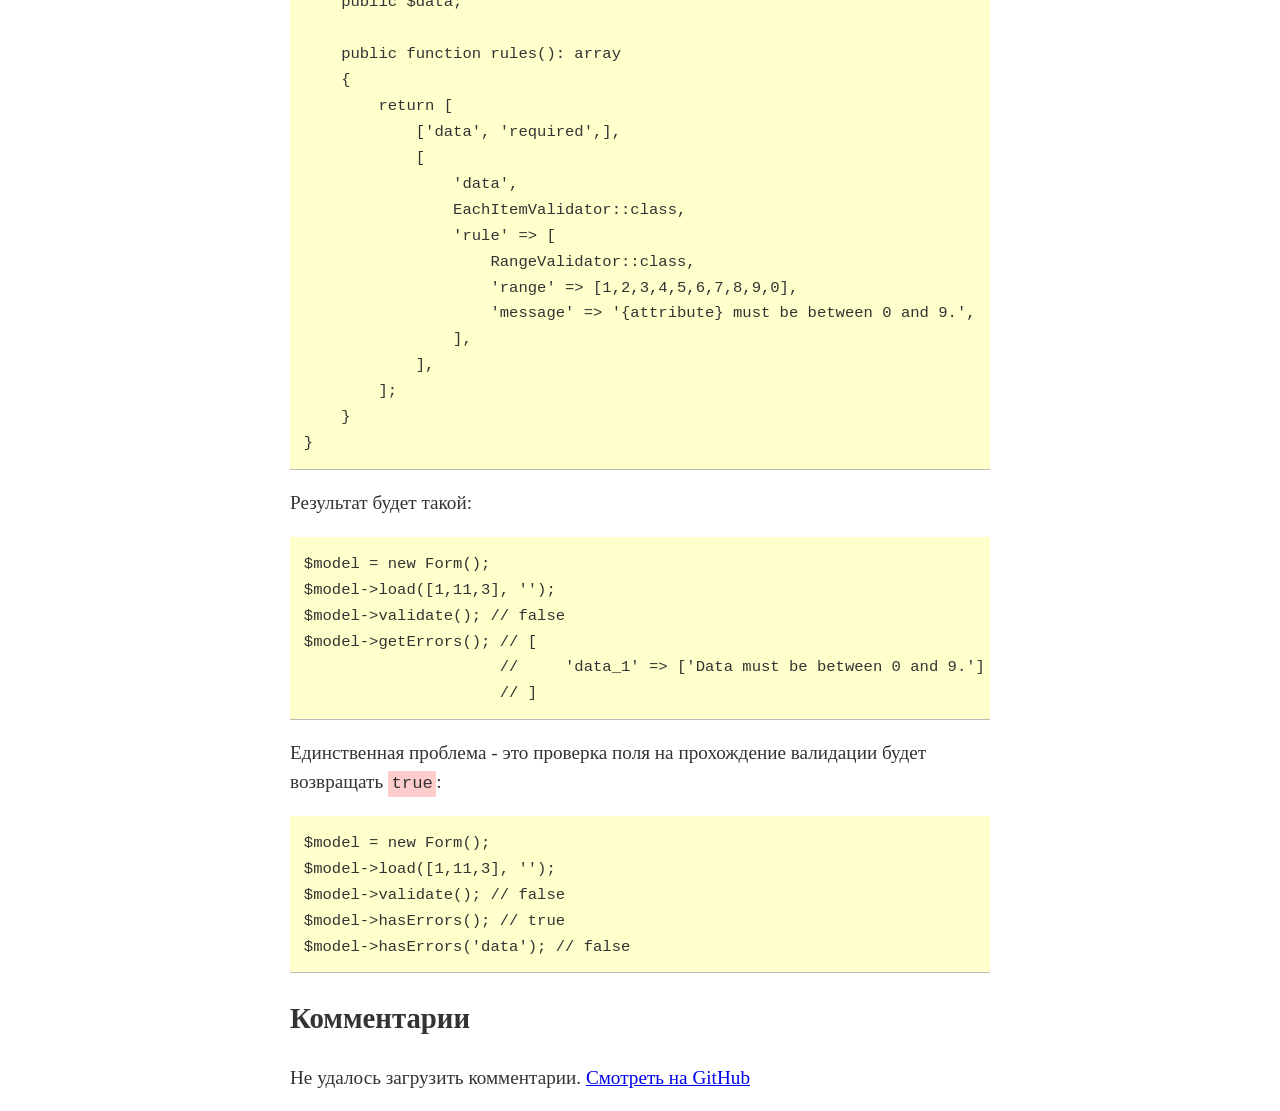
<file: docs/post/yii2-model-nested-errors.html>
<!DOCTYPE html>
<html xmlns="http://www.w3.org/1999/xhtml" lang="ru" xml:lang="ru">
  <head>
    <meta charset="utf-8" />
    <meta name="generator" content="pandoc 3.11" />
    <meta name="viewport" content="width=device-width, initial-scale=1.0, user-scalable=yes" />
    <title>Делаем вложенные ошибки валидации в yii2</title>
    <link rel="stylesheet" href="../style.css" />
    <link rel="describedby" href="https://4irik.github.io/log/llms.txt"><link rel="alternate" type="text/markdown" href="https://4irik.github.io/log/post/yii2-model-nested-errors.md">
  </head>
  <body>
    <h1 id="делаем-вложенные-ошибки-валидации-в-yii2">Делаем вложенные
      ошибки валидации в yii2</h1>
    <p class="date">2025-01-11</p>

    <p>Понадобилось мне провалидировать массив и, до кучи, указать, в каком
      элементе массива возникла ошибка.</p>
    <p>Код, выглядит, примерно так:</p>
<pre class="php"><code>class Form extends Model {
    public $data;

    public function rules(): array
    {
        return [
            ['data', 'required',],
            [
                'data',
                RangeValidator::class,
                'range' => [1,2,3,4,5,6,7,8,9,0],
                'allowArray' => true,
                'message' => '{attribute} must be between 0 and 9.',
            ],
        ];
    }
}</code></pre>
    <p>И вроде всё уже хорошо, валидация работает:</p>
<pre class="php"><code>$model = new Form();
$model->load([1,11,3], '');
$model->validate(); // false
$model->getErrors(); // [
                     //     'data' => ['Data must be between 0 and 9.']
                     // ]</code></pre>
    <p>Но вот не указано в каком именно элементе произошла ошибка.</p>
    <p>В <code>yii2</code> есть встроенный валидатор
      <code>EachValidator</code> который позволяет применить правило валидации
      к каждому элементу массива:</p>
<pre class="php"><code>class Form extends Model {
    public $data;

    public function rules(): array
    {
        return [
            ['data', 'required',],
            [
                'data',
                EachValidator::class,
                'rule' => [
                    RangeValidator::class,
                    'range' => [1,2,3,4,5,6,7,8,9,0],
                    'message' => '{attribute} must be between 0 and 9.',
                ],
            ],
        ];
    }
}</code></pre>
    <p>Но вывод сообщения об ошибке от этого не изменится.</p>
    <p>Фронт у нас уже умеет конвертировать "плоские" ошибки во
      вложенные:</p>
<pre class="php"><code>// вот такое сообщение
[
    'data_1' => ['Data must be between 0 and 9.'],
]
// превратит в такое:
[
    'data' => [
        1 => ['Data must be between 0 and 9.'],
    ],
]
// и подсветит соответствующий элемент в форме.</code></pre>
    <p>Но вот писать каждый раз кастомный способ валидации поля мне не
      хочется, а хочется чтобы <code>EachValidator</code> сам добавлял в
      название атрибута индекс элемента который не прошёл валидацию.</p>
    <p>Вариант с расширением и переписыванием метода
      <code>validateAttribute</code> мне очень не понравился тем, что,
      фактически, мне нужно скопировать метод целиком и дописать в него оду
      строчку:</p>
<pre class="php"><code>public function validateAttribute($model, $attribute)
{
    // ...

    $attribute = sprintf('%s_%d', $attribute, $key); // &lt;-- вот эта строчка
    if ($this->allowMessageFromRule) {
        $validationErrors = $dynamicModel->getErrors($attribute);
        $model->addErrors([$attribute => $validationErrors]);
    } else {
        $this->addError($model, $attribute, $this->message, ['value' => $v]);
    }

    // ...
}</code></pre>
    <p>В какой-то момент, при очередном перечитывании этого метода, мне
      пришла в голову идея: что если бы я мог знать какой элемент сейчас
      проходит валидацию, то я мог бы где-то в другом месте изменить название
      атрибута добавив к нему индекс элемента который не прошёл валидацию?</p>
    <p>Сделать это можно подменив значение валидируемой модели на объект,
      который бы нам и сообщил, при необходимости, какой элемент сейчас не
      прошёл валидацию.</p>
    <p>В самом начале метода есть проверка на тип валидируемого поля:</p>
<pre class="php"><code>public function validateAttribute($model, $attribute)
{
    // ...

    if (!is_array($arrayOfValues) &amp;&amp; !$arrayOfValues instanceof \ArrayAccess)

    // ...
}</code></pre>
    <p>Под условие <code>!$arrayOfValues instanceof \ArrayAccess</code>
      отлично подходит <code>ArrayIterator</code>, а ещё у него есть метод
      <code>key()</code> возвращающий индекс текущего элемента.</p>
    <p>Так, а как мне подменить <code>array</code> в модели на
      <code>ArrayIterator</code>? Писать в каждую модель какие-то
      преобразования можно, конечно, но это:</p>
    <ol type="1">
      <li>Это нужно не забыть сделать в каждой новой модели</li>
      <li>Старые модели, в которых нужен этот функционал, нужно будет
        дописывать</li>
      <li>Да и просто это всё очень лениво делать</li>
    </ol>
    <p>Очень быстро мне пришла в голову идея с прокси-объектом: мы можем
      подменить исходную модель на прокси, который подменит <code>array</code>
      на <code>ArrayIterator</code>, а так же, в нужный момент, сможет
      изменить имя атрибута (т.е. в момент добавления сообщения об
      ошибке).</p>
<pre class="php"><code>class ProxyModel extends Model {
    private ArrayIterator $data;

    public function __construct(private Model $model, private string $attribute, $config = []) {
        $this->data = new ArrayIterator($model->{$attribute};);
    }

    public function __get($name): mixed
    {
        return $this->data;
    }

    public function __set($name, $value): void
    {
        $this->model->{$name} = $value->getArrayCopy();
    }

    public function addError($attribute, $error = '')
    {
        $attribute = sprintf('%s_%d', $attribute, $this->data->key());
        $this->model->addError($attribute, $error);
    }
}</code></pre>
    <p>Теперь можно расширить <code>EachValidator</code> без переписывания
      методов:</p>
<pre class="php"><code>class EachItemValidator extends EachValidator
{
    public function validateAttribute($model, $attribute): void
    {
        $proxyModel = new ProxyModel($model, $attribute);

        parent::validateAttribute($proxyModel, $attribute);
    }
}</code></pre>
    <p>Перепишем модель на использование нового валидатора:</p>
<pre class="php"><code>class Form extends Model {
    public $data;

    public function rules(): array
    {
        return [
            ['data', 'required',],
            [
                'data',
                EachItemValidator::class,
                'rule' => [
                    RangeValidator::class,
                    'range' => [1,2,3,4,5,6,7,8,9,0],
                    'message' => '{attribute} must be between 0 and 9.',
                ],
            ],
        ];
    }
}</code></pre>
    <p>Результат будет такой:</p>
<pre class="php"><code>$model = new Form();
$model->load([1,11,3], '');
$model->validate(); // false
$model->getErrors(); // [
                     //     'data_1' => ['Data must be between 0 and 9.']
                     // ]</code></pre>
    <p>Единственная проблема - это проверка поля на прохождение валидации
      будет возвращать <code>true</code>:</p>
<pre class="php"><code>$model = new Form();
$model->load([1,11,3], '');
$model->validate(); // false
$model->hasErrors(); // true
$model->hasErrors('data'); // false</code></pre>
    <section id="comments">
      <h2>Комментарии</h2>
      <p><a href="https://github.com/4irik/log/issues">Комментарии на GitHub</a></p>
    </section>
    <script src="../comments.js"></script>
  </body>
</html>
</file>
<file: docs/style.css>
/* Article text styled after https://samat.me */

body {
	max-width: 700px;
	margin: 0 auto;
	padding: 0 1em;
	font-family: Georgia, serif;
	font-size: 1.2rem;
	line-height: 1.5;
	color: #333333;
}

pre {
	background-color: #ffffcc;
	overflow-x: auto;
	padding: 0.8em;
	font-size: 0.9em;
	box-shadow: 0 -1px 0 #bbbbbb inset;
}

pre code {
	font-size: 0.9em;
}

code, samp {
	font-family: Menlo, Monaco, Consolas, "Lucida Console", monospace;
}

:not(pre) > code {
	padding: 0.2em;
	background-color: #ffcccc;
	font-size: 0.9em;
}

.date {
	margin: 0;
	color: #909090;
	font-size: 0.8em;
	font-family: sans-serif;
}

h1 .mono {
	font-family: Menlo, Monaco, Consolas, "Lucida Console", monospace;
	font-weight: normal;
}

h1 a.lang {
	font-size: 0.5em;
	font-family: sans-serif;
	font-weight: normal;
	color: #909090;
}

img {
	max-width: 100%;
	width: 100%;
	height: auto;
	box-shadow: 0 3px 3px #bbbbbb;
}

li + li {
	padding-top: 0.25em;
}

ul, ol {
	padding-left: 1em;
}

blockquote {
	margin: 1em;
	border-left: solid 0.1em #cecece;
	padding: 0.5em 2em;
	background-color: #efefef;
	box-shadow: 0 -1px 0 #bbbbbb inset;
}

table {
	width: 100%;
	border-bottom: solid 1px #cecece;
	border-collapse: collapse;
}

table thead {
	background-color: #cecece;
}

@media (prefers-color-scheme: dark) {
	body {
		background-color: #1a1a1a;
		color: #d9d9d9;
	}

	a {
		color: #8ab4f8;
	}

	pre {
		background-color: #2a2a1e;
		box-shadow: 0 -1px 0 #555555 inset;
		color-scheme: dark;
		scrollbar-color: #8a8a72 #2a2a1e;
	}

	:not(pre) > code {
		background-color: #4a2f2f;
	}

	blockquote {
		border-left-color: #555555;
		background-color: #262626;
		box-shadow: 0 -1px 0 #555555 inset;
	}

	table {
		border-bottom-color: #555555;
	}

	table thead {
		background-color: #3a3a3a;
	}

	img {
		box-shadow: 0 3px 3px #000000;
		filter: brightness(0.85);
	}
}
</file>
